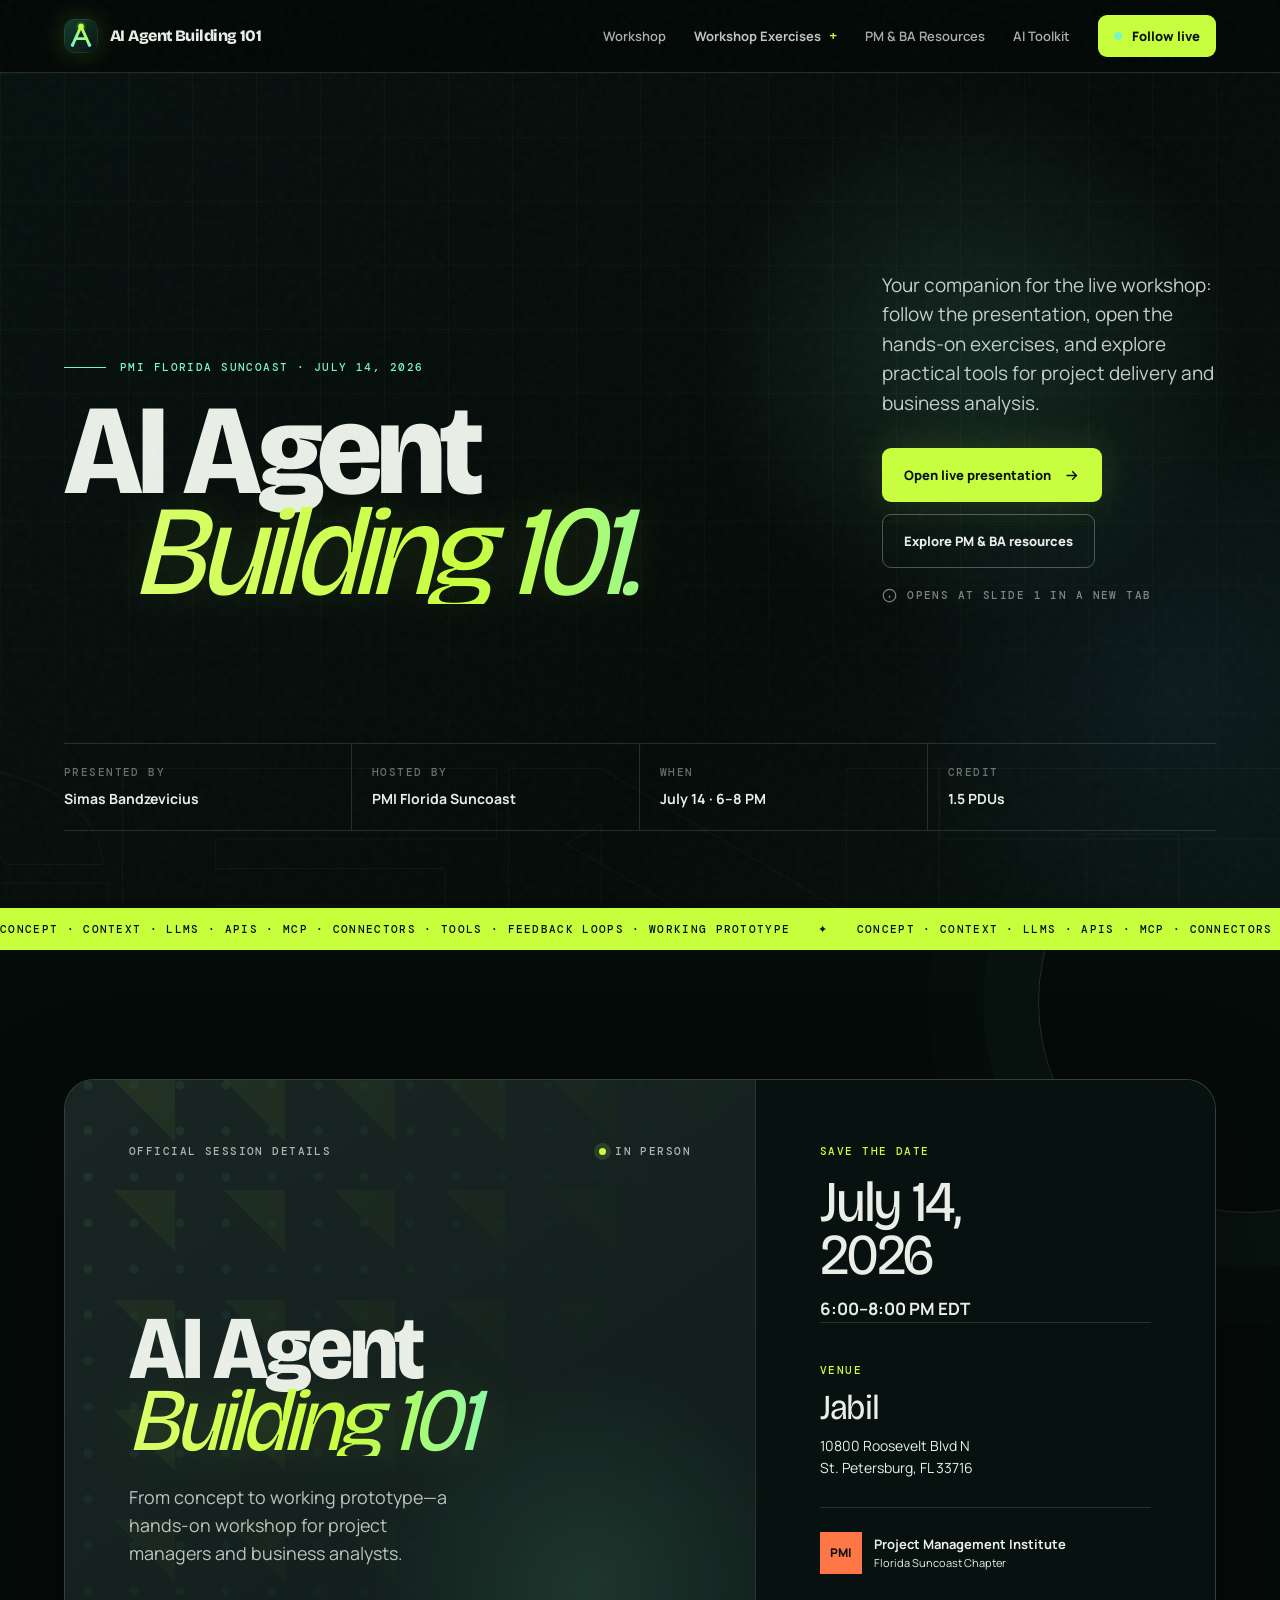
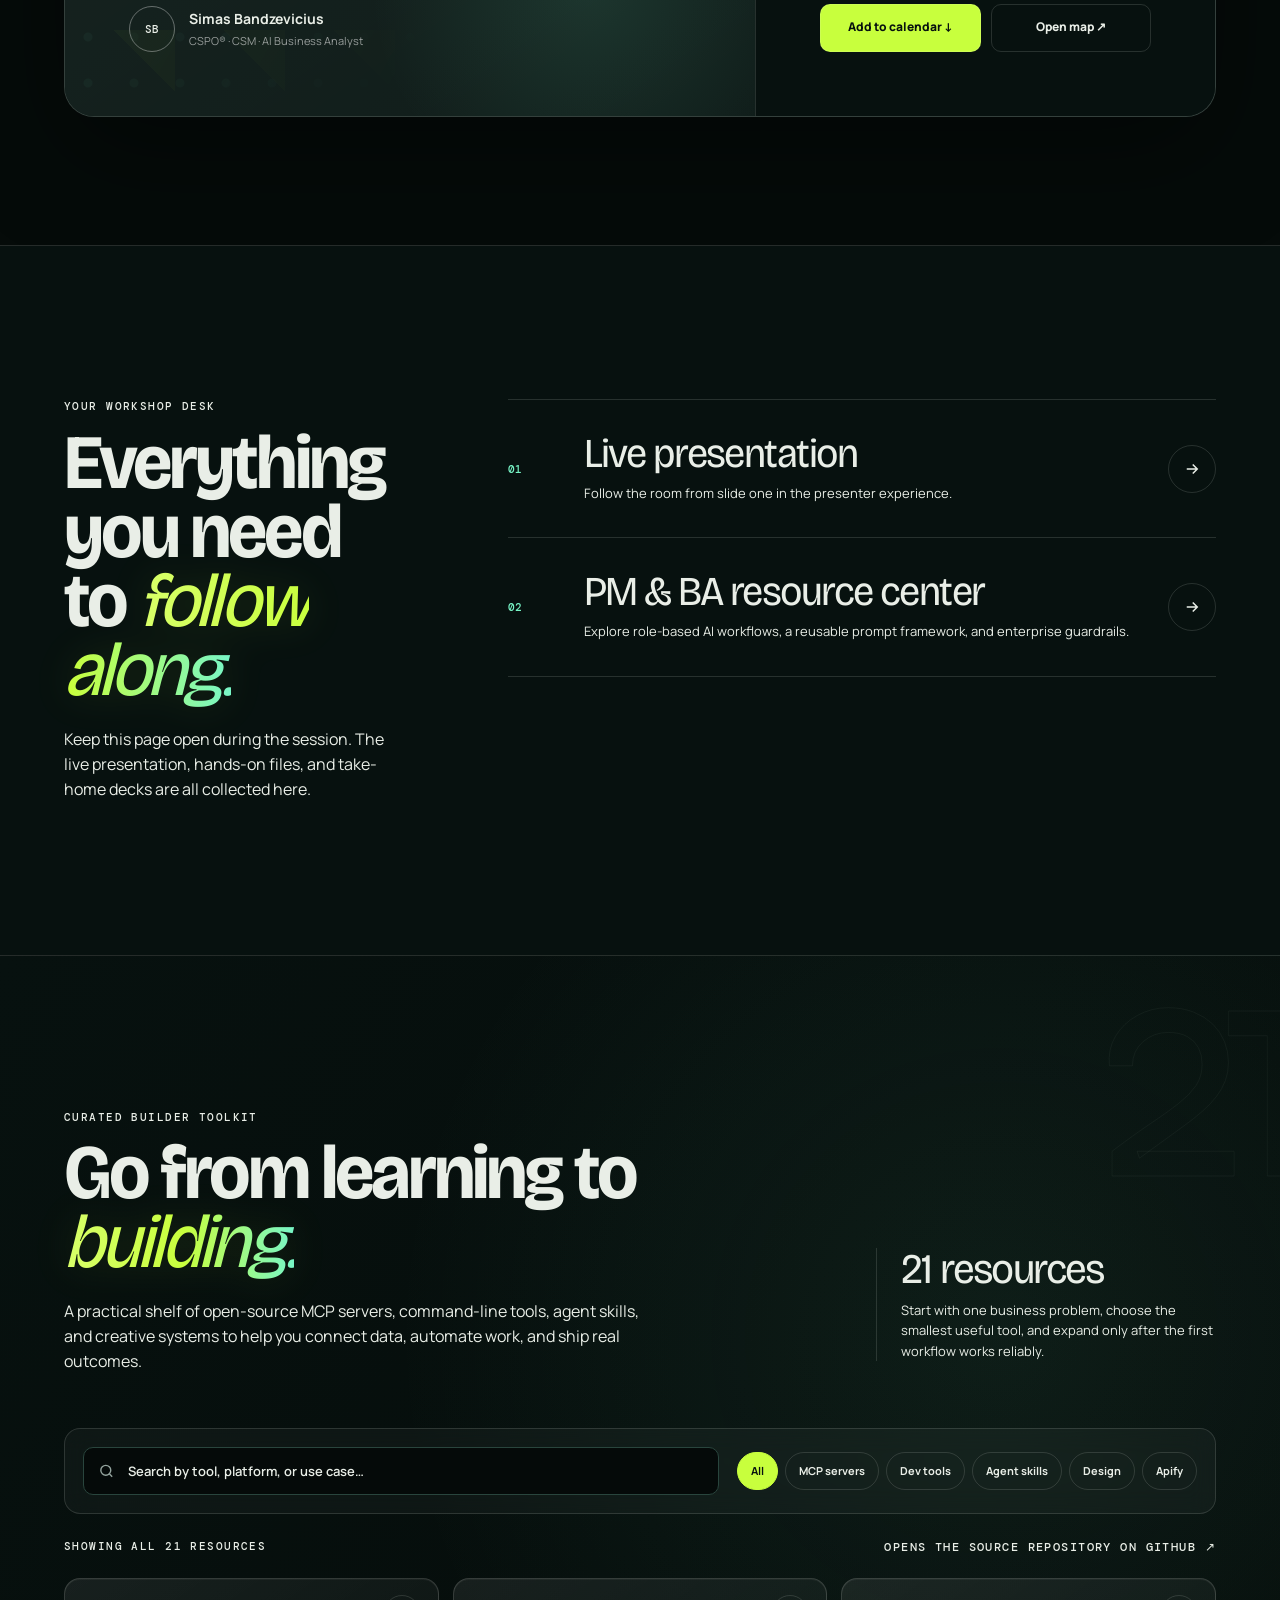
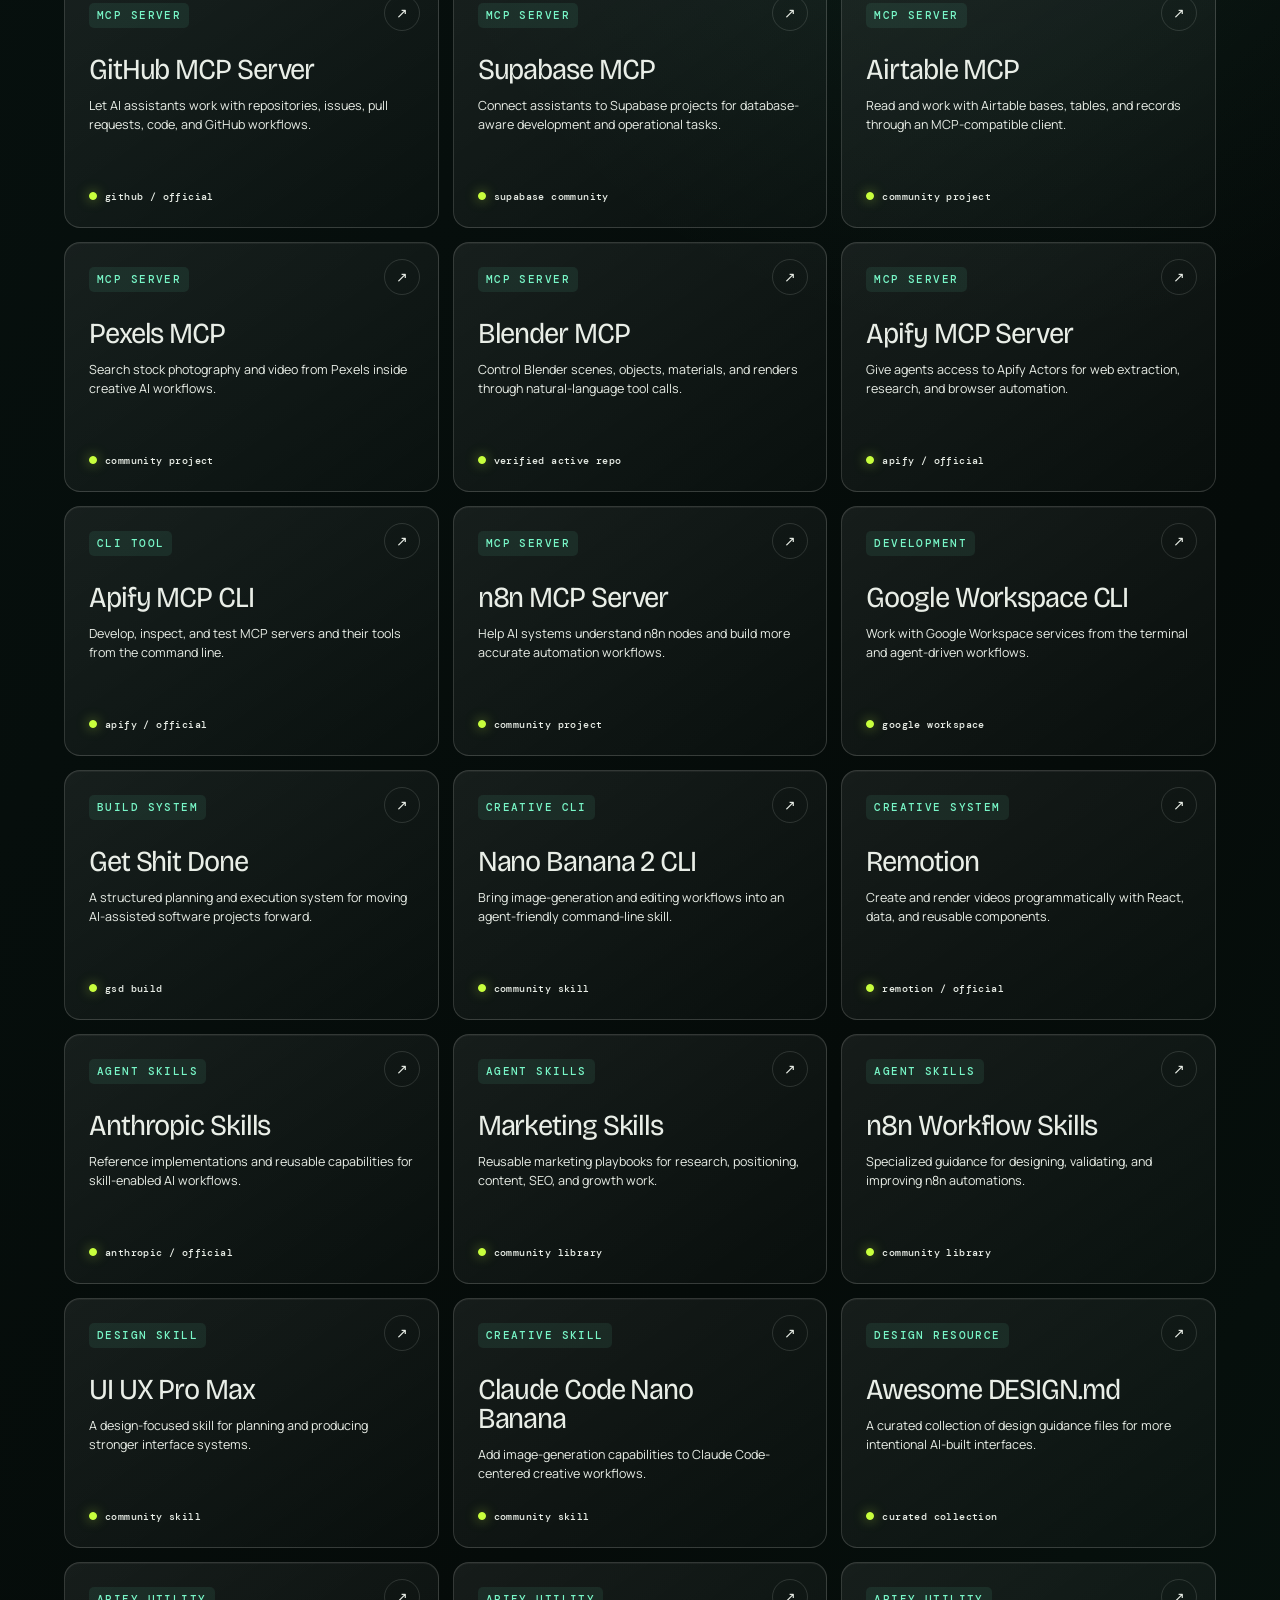
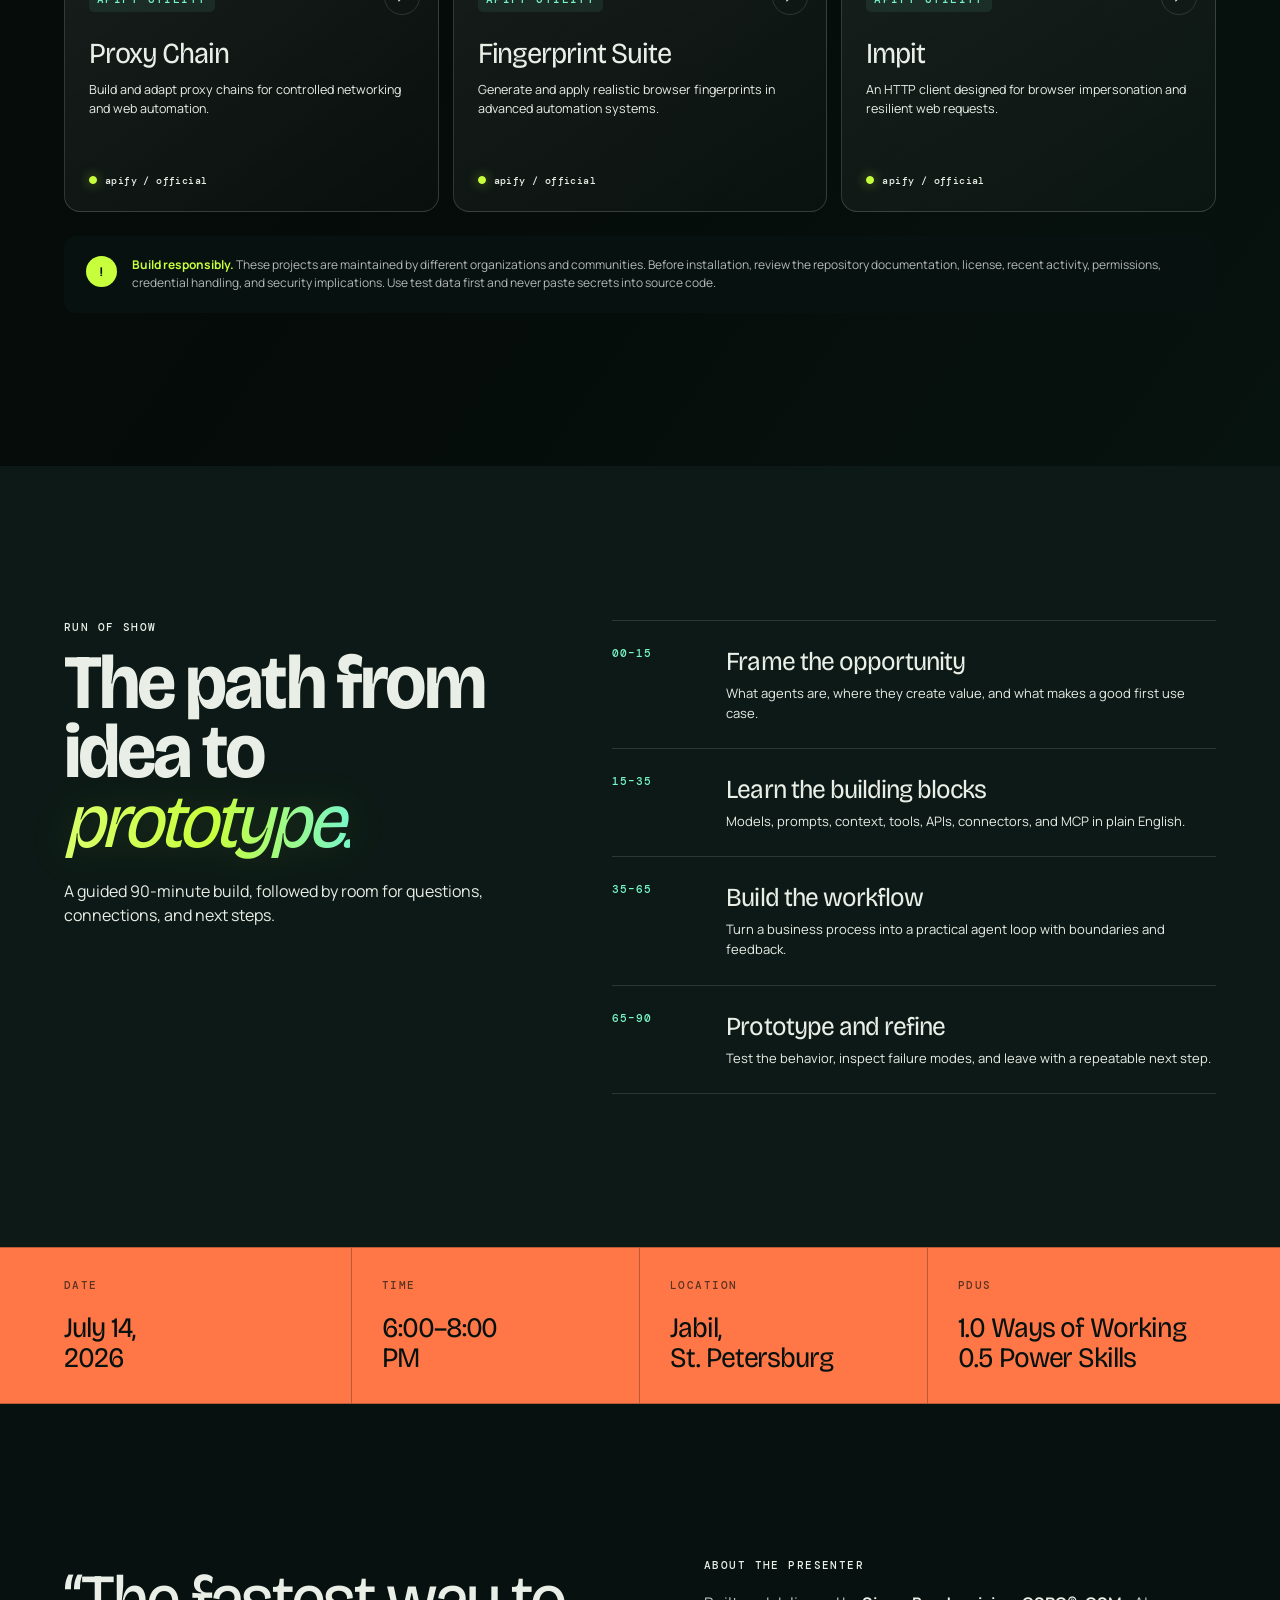
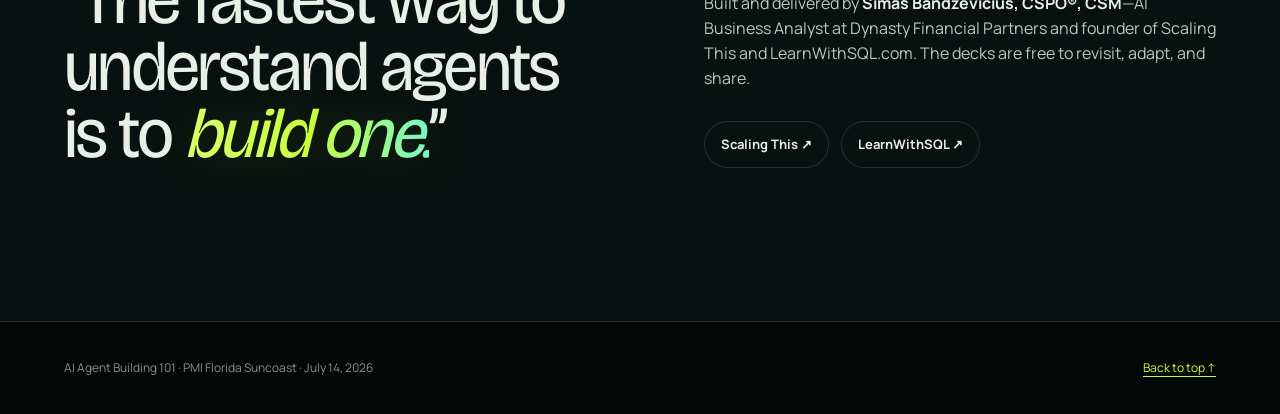
<file: index.html>
<!doctype html>
<html lang="en">
<head>
  <meta charset="utf-8">
  <meta name="viewport" content="width=device-width, initial-scale=1, viewport-fit=cover">
  <meta name="theme-color" content="#07110f">
  <meta name="description" content="Follow the AI Agent Building 101 workshop, open the hands-on exercises, and download both presentation decks.">
  <meta property="og:title" content="AI Agent Building 101 — Workshop Field Guide">
  <meta property="og:description" content="Live presentation, hands-on exercises, and downloadable workshop resources for PMI Florida Suncoast.">
  <meta property="og:type" content="website">
  <meta property="og:url" content="https://aiagentindex.vercel.app/">
  <link rel="canonical" href="https://aiagentindex.vercel.app/">
  <link rel="icon" href="assets/logo.svg" type="image/svg+xml">
  <link rel="icon" href="assets/favicon-32.png" sizes="32x32" type="image/png">
  <link rel="icon" href="assets/favicon-16.png" sizes="16x16" type="image/png">
  <link rel="apple-touch-icon" href="assets/apple-touch-icon.png">
  <meta property="og:image" content="https://aiagentindex.vercel.app/assets/logo-512.png">
  <title>AI Agent Building 101 — Workshop Field Guide</title>
  <script>document.documentElement.classList.add('js');</script>
  <link rel="preconnect" href="https://fonts.googleapis.com">
  <link rel="preconnect" href="https://fonts.gstatic.com" crossorigin>
  <link href="https://fonts.googleapis.com/css2?family=Bricolage+Grotesque:opsz,wdth,wght@12..96,75..100,500..800&family=DM+Mono:wght@400;500&family=Manrope:wght@400;500;600;700;800&family=Syne:wght@600;700;800&display=swap" rel="stylesheet">
  <style>
    :root {
      --paper: #f3f0e6;
      --paper-2: #eae6d9;
      --ink: #10251c;
      --ink-soft: #43564d;
      --forest: #123d2c;
      --green: #167a50;
      --acid: #c7f65b;
      --orange: #f36b35;
      --white: #fffdf7;
      --line: rgba(16, 37, 28, .17);
      --line-light: rgba(255, 255, 255, .16);
      --shadow: 0 28px 80px rgba(16, 37, 28, .13);
      --radius: 22px;
      --gutter: clamp(20px, 5vw, 76px);
      --max: 1240px;
    }

    * { box-sizing: border-box; }
    html { scroll-behavior: smooth; scroll-padding-top: 100px; }
    body {
      margin: 0;
      color: var(--ink);
      background: var(--paper);
      font-family: Manrope, sans-serif;
      line-height: 1.55;
      -webkit-font-smoothing: antialiased;
      overflow-x: hidden;
    }
    body::before {
      content: "";
      position: fixed;
      inset: 0;
      pointer-events: none;
      opacity: .055;
      z-index: 20;
      background-image: url("data:image/svg+xml,%3Csvg viewBox='0 0 160 160' xmlns='http://www.w3.org/2000/svg'%3E%3Cfilter id='n'%3E%3CfeTurbulence type='fractalNoise' baseFrequency='.78' numOctaves='4' stitchTiles='stitch'/%3E%3C/filter%3E%3Crect width='100%25' height='100%25' filter='url(%23n)' opacity='.65'/%3E%3C/svg%3E");
      mix-blend-mode: multiply;
    }
    a { color: inherit; }
    button, a { -webkit-tap-highlight-color: transparent; }
    :focus-visible { outline: 3px solid var(--orange); outline-offset: 4px; }
    ::selection { background: var(--acid); color: var(--ink); }

    .skip-link {
      position: fixed;
      left: 18px;
      top: -80px;
      z-index: 100;
      padding: 12px 16px;
      color: var(--white);
      background: var(--ink);
      border-radius: 8px;
      font-weight: 700;
      transition: top .2s;
    }
    .skip-link:focus { top: 18px; }
    .sr-only { position: absolute; width: 1px; height: 1px; padding: 0; margin: -1px; overflow: hidden; clip: rect(0,0,0,0); white-space: nowrap; border: 0; }

    .shell { width: min(calc(100% - (2 * var(--gutter))), var(--max)); margin-inline: auto; }
    .label {
      font: 500 11px/1.4 "DM Mono", monospace;
      letter-spacing: .13em;
      text-transform: uppercase;
    }
    .section-title {
      margin: 14px 0 0;
      max-width: 760px;
      font: 400 clamp(44px, 6vw, 80px)/.91 "Instrument Serif", serif;
      letter-spacing: -.035em;
    }
    .section-title em { color: var(--green); font-weight: 400; }
    .section-intro { max-width: 580px; margin: 22px 0 0; color: var(--ink-soft); font-size: 16px; }

    .topbar {
      position: sticky;
      top: 0;
      z-index: 15;
      min-height: 72px;
      border-bottom: 1px solid var(--line-light);
      background: rgba(16, 37, 28, .92);
      color: var(--white);
      backdrop-filter: blur(16px);
    }
    .topbar-inner { min-height: 72px; display: flex; align-items: center; justify-content: space-between; gap: 28px; }
    .brand { display: flex; align-items: center; gap: 12px; text-decoration: none; font-weight: 800; letter-spacing: -.035em; }
    .brand-mark {
      display: grid;
      place-items: center;
      width: 34px;
      height: 34px;
      overflow: hidden;
      border-radius: 10px;
      flex: none;
    }
    .brand-mark img { width: 100%; height: 100%; display: block; }
    .nav { display: flex; align-items: center; gap: 28px; }
    .nav a { color: rgba(255,255,255,.68); text-decoration: none; font-size: 13px; font-weight: 600; transition: color .2s; }
    .nav a:hover { color: var(--white); }
    .nav-dropdown { position: relative; }
    .nav-dropdown summary {
      display: flex;
      min-height: 42px;
      align-items: center;
      gap: 8px;
      color: rgba(255,255,255,.76);
      font-size: 13px;
      font-weight: 700;
      cursor: pointer;
      list-style: none;
      transition: color .2s;
    }
    .nav-dropdown summary::-webkit-details-marker { display: none; }
    .nav-dropdown summary::after {
      content: "+";
      color: var(--acid);
      font: 500 14px "DM Mono", monospace;
      transition: transform .2s ease;
    }
    .nav-dropdown[open] summary { color: var(--white); }
    .nav-dropdown[open] summary::after { transform: rotate(45deg); }
    .nav-menu {
      position: absolute;
      top: calc(100% + 10px);
      left: 50%;
      width: 330px;
      padding: 8px;
      border: 1px solid rgba(255,255,255,.16);
      border-radius: 16px;
      background: rgba(5,10,9,.98);
      box-shadow: 0 28px 80px rgba(0,0,0,.5);
      backdrop-filter: blur(20px);
      transform: translateX(-50%);
    }
    .nav-menu a {
      display: grid;
      grid-template-columns: 40px 1fr 16px;
      gap: 12px;
      align-items: center;
      padding: 14px;
      border-radius: 11px;
      color: var(--white);
    }
    .nav-menu a + a { border-top: 1px solid rgba(255,255,255,.09); }
    .nav-menu a:hover { color: var(--ink); background: var(--acid); }
    .nav-menu-number {
      display: grid;
      width: 40px;
      height: 40px;
      place-items: center;
      color: var(--ink);
      border-radius: 10px;
      background: var(--acid);
      font: 500 11px "DM Mono", monospace;
    }
    .nav-menu a:hover .nav-menu-number { background: rgba(7,17,15,.12); }
    .nav-menu strong { display: block; font-size: 13px; line-height: 1.3; }
    .nav-menu small { display: block; margin-top: 4px; color: var(--muted); font-size: 10px; font-weight: 500; line-height: 1.45; }
    .nav-menu a:hover small { color: rgba(7,17,15,.68); }
    .nav-menu-arrow { color: var(--acid); font-size: 16px; }
    .nav-menu a:hover .nav-menu-arrow { color: var(--ink); transform: translateX(2px); }
    .live-link {
      display: inline-flex;
      min-height: 42px;
      align-items: center;
      gap: 10px;
      padding: 0 16px;
      color: var(--ink) !important;
      background: var(--acid);
      border-radius: 999px;
      font-weight: 800 !important;
    }
    .pulse { width: 8px; height: 8px; border-radius: 50%; background: var(--green); box-shadow: 0 0 0 0 rgba(22,122,80,.5); animation: pulse 2s infinite; }
    @keyframes pulse { 70% { box-shadow: 0 0 0 8px rgba(22,122,80,0); } 100% { box-shadow: 0 0 0 0 rgba(22,122,80,0); } }

    .hero {
      position: relative;
      min-height: min(850px, calc(100vh - 72px));
      color: var(--white);
      background: var(--forest);
      overflow: hidden;
      isolation: isolate;
    }
    .hero::before {
      content: "";
      position: absolute;
      z-index: -2;
      inset: 0;
      background:
        radial-gradient(circle at 82% 22%, rgba(199,246,91,.16), transparent 27%),
        linear-gradient(rgba(255,255,255,.055) 1px, transparent 1px),
        linear-gradient(90deg, rgba(255,255,255,.055) 1px, transparent 1px);
      background-size: auto, 64px 64px, 64px 64px;
      mask-image: linear-gradient(to bottom, #000 55%, transparent 100%);
    }
    .hero::after {
      content: "AGENT";
      position: absolute;
      z-index: -1;
      right: -1.5vw;
      bottom: -10vw;
      color: rgba(255,255,255,.025);
      font: 800 29vw/.8 Manrope, sans-serif;
      letter-spacing: -.1em;
    }
    .hero-inner { display: grid; grid-template-columns: minmax(0, 1.2fr) minmax(290px, .55fr); gap: 7vw; align-items: end; padding-block: clamp(84px, 12vh, 150px) 76px; }
    .hero-kicker { display: flex; align-items: center; gap: 14px; color: var(--acid); }
    .hero-kicker::before { content: ""; width: 42px; height: 1px; background: currentColor; }
    h1 {
      margin: 26px 0 0;
      max-width: 10ch;
      font: 400 clamp(66px, 10vw, 148px)/.77 "Instrument Serif", serif;
      letter-spacing: -.055em;
    }
    h1 em { display: block; margin-left: .55em; color: var(--acid); font-weight: 400; }
    .hero-copy { align-self: center; padding-top: 90px; }
    .hero-copy p { margin: 0; color: rgba(255,255,255,.72); font-size: clamp(16px, 1.5vw, 19px); }
    .hero-actions { display: flex; flex-wrap: wrap; gap: 12px; margin-top: 30px; }
    .button {
      display: inline-flex;
      min-height: 54px;
      align-items: center;
      justify-content: center;
      gap: 12px;
      padding: 0 21px;
      border: 1px solid transparent;
      border-radius: 11px;
      text-decoration: none;
      font-size: 13px;
      font-weight: 800;
      transition: transform .25s, background .25s, color .25s, border-color .25s;
    }
    .button:hover { transform: translateY(-3px); }
    .button-primary { background: var(--acid); color: var(--ink); }
    .button-ghost { border-color: rgba(255,255,255,.28); color: var(--white); }
    .button-ghost:hover { background: var(--white); color: var(--ink); }
    .button svg { width: 17px; height: 17px; flex: 0 0 auto; }
    .hero-note { display: flex; align-items: center; gap: 10px; margin-top: 20px; color: rgba(255,255,255,.48); }
    .hero-note svg { width: 15px; }
    .hero-meta { grid-column: 1 / -1; display: grid; grid-template-columns: repeat(4, 1fr); margin-top: 50px; border-top: 1px solid var(--line-light); border-bottom: 1px solid var(--line-light); }
    .meta-item { padding: 21px 20px; border-right: 1px solid var(--line-light); }
    .meta-item:first-child { padding-left: 0; }
    .meta-item:last-child { border-right: 0; }
    .meta-item .label { color: rgba(255,255,255,.4); }
    .meta-value { margin-top: 7px; font-size: 14px; font-weight: 700; }

    .marquee { overflow: hidden; color: var(--ink); background: var(--acid); border-block: 1px solid var(--ink); }
    .marquee-track { display: flex; width: max-content; padding: 14px 0; animation: marquee 28s linear infinite; }
    .marquee span { display: flex; align-items: center; gap: 28px; padding-right: 28px; white-space: nowrap; font: 500 11px "DM Mono", monospace; letter-spacing: .12em; text-transform: uppercase; }
    .marquee span::after { content: "✦"; }
    @keyframes marquee { to { transform: translateX(-50%); } }

    .event-feature {
      position: relative;
      padding-block: clamp(70px, 10vw, 130px);
      overflow: hidden;
      background: var(--paper);
    }
    .event-feature::before {
      content: "";
      position: absolute;
      width: 420px;
      height: 420px;
      right: -180px;
      top: -160px;
      border: 1px solid var(--line);
      border-radius: 50%;
      box-shadow: 0 0 0 55px rgba(16,37,28,.025), 0 0 0 110px rgba(16,37,28,.02);
    }
    .event-panel {
      position: relative;
      display: grid;
      grid-template-columns: 1.2fr .8fr;
      min-height: 590px;
      color: var(--white);
      background: #453f94;
      border: 1px solid rgba(16,37,28,.28);
      border-radius: 30px;
      box-shadow: var(--shadow);
      overflow: hidden;
    }
    .event-main {
      position: relative;
      z-index: 1;
      display: flex;
      flex-direction: column;
      justify-content: space-between;
      padding: clamp(34px, 5vw, 68px);
      overflow: hidden;
      background:
        linear-gradient(135deg, rgba(255,255,255,.12), transparent 45%),
        radial-gradient(circle at 76% 80%, rgba(200,190,255,.25), transparent 30%),
        #5149a3;
    }
    .event-main::before {
      content: "";
      position: absolute;
      inset: 0;
      z-index: -1;
      opacity: .2;
      background:
        linear-gradient(45deg, transparent 72%, rgba(255,255,255,.5) 72%) 0 0 / 110px 110px,
        radial-gradient(circle, rgba(255,255,255,.55) 5px, transparent 6px) 46px 28px / 46px 46px;
      mask-image: linear-gradient(120deg, #000, transparent 68%);
    }
    .event-overline { display: flex; align-items: center; justify-content: space-between; gap: 20px; color: rgba(255,255,255,.66); }
    .event-overline span:last-child { display: inline-flex; align-items: center; gap: 9px; }
    .event-overline span:last-child::before { content: ""; width: 7px; height: 7px; border-radius: 50%; background: var(--acid); box-shadow: 0 0 0 5px rgba(199,246,91,.13); }
    .event-lockup h2 { margin: 0; max-width: 8ch; font: 400 clamp(58px, 7vw, 104px)/.8 "Instrument Serif", serif; letter-spacing: -.05em; }
    .event-lockup h2 em { display: block; margin-left: .55em; color: #d5ceff; font-weight: 400; }
    .event-subtitle { max-width: 30ch; margin: 28px 0 0; color: rgba(255,255,255,.72); font-size: clamp(16px,1.4vw,19px); }
    .presenter-line { display: flex; align-items: center; gap: 14px; margin-top: 38px; }
    .presenter-monogram { display: grid; width: 46px; height: 46px; place-items: center; border: 1px solid rgba(255,255,255,.35); border-radius: 50%; font: 500 11px "DM Mono", monospace; }
    .presenter-line strong, .presenter-line small { display: block; }
    .presenter-line strong { font-size: 14px; }
    .presenter-line small { margin-top: 2px; color: rgba(255,255,255,.56); font-size: 11px; }
    .event-details {
      display: flex;
      flex-direction: column;
      padding: clamp(34px, 5vw, 64px);
      color: var(--ink);
      background: var(--white);
    }
    .event-details .label { color: #5149a3; }
    .event-date { margin: 16px 0 0; font: 400 clamp(42px, 4.5vw, 67px)/.92 "Instrument Serif", serif; letter-spacing: -.035em; }
    .event-time { margin-top: 14px; color: var(--ink-soft); font-size: 17px; font-weight: 700; }
    .venue-block { margin-top: auto; padding-top: 40px; border-top: 1px solid var(--line); }
    .venue-name { margin: 12px 0 0; font: 400 35px/1 "Instrument Serif", serif; }
    .venue-address { margin: 10px 0 0; color: var(--ink-soft); font-size: 14px; }
    .host-lockup { display: flex; align-items: center; gap: 12px; margin-top: 28px; padding-top: 24px; border-top: 1px solid var(--line); }
    .host-mark { display: grid; width: 42px; height: 42px; place-items: center; color: var(--white); background: var(--orange); font: 800 12px Manrope, sans-serif; }
    .host-lockup strong, .host-lockup small { display: block; }
    .host-lockup strong { font-size: 13px; }
    .host-lockup small { color: var(--ink-soft); font-size: 11px; }
    .event-actions { display: grid; grid-template-columns: 1fr 1fr; gap: 10px; margin-top: 30px; }
    .event-actions a { display: inline-flex; min-height: 48px; align-items: center; justify-content: center; gap: 9px; padding: 0 12px; border: 1px solid var(--line); border-radius: 10px; text-decoration: none; font-size: 12px; font-weight: 800; transition: color .2s, background .2s, transform .2s; }
    .event-actions a:first-child { color: var(--white); background: var(--ink); }
    .event-actions a:hover { transform: translateY(-2px); color: var(--white); background: var(--green); }

    section.content { padding-block: clamp(90px, 12vw, 160px); }
    .resource-layout { display: grid; grid-template-columns: .65fr 1.35fr; gap: clamp(45px, 8vw, 130px); align-items: start; }
    .sticky-head { position: sticky; top: 120px; }
    .resource-list { counter-reset: resource; border-top: 1px solid var(--line); }
    .resource-card {
      counter-increment: resource;
      display: grid;
      grid-template-columns: 54px 1fr auto;
      gap: 22px;
      align-items: center;
      padding: 34px 0;
      border-bottom: 1px solid var(--line);
      text-decoration: none;
      transition: padding .3s, color .3s;
    }
    .resource-card::before { content: "0" counter(resource); color: var(--green); font: 500 11px "DM Mono", monospace; }
    .resource-card:hover { padding-left: 12px; color: var(--green); }
    .resource-card h3 { margin: 0; font: 400 clamp(30px, 3.2vw, 48px)/1 "Instrument Serif", serif; letter-spacing: -.025em; }
    .resource-card p { margin: 8px 0 0; color: var(--ink-soft); font-size: 13px; }
    .resource-icon { display: grid; width: 48px; height: 48px; place-items: center; border: 1px solid var(--line); border-radius: 50%; transition: background .25s, color .25s, transform .25s; }
    .resource-card:hover .resource-icon { color: var(--paper); background: var(--green); transform: rotate(-8deg); }
    .resource-icon svg { width: 18px; height: 18px; }

    .toolkit-section { position: relative; padding-block: clamp(90px, 12vw, 160px); background: var(--paper-2); border-top: 1px solid var(--line); overflow: hidden; }
    .toolkit-section::before { content: "21"; position: absolute; right: -20px; top: -85px; color: rgba(16,37,28,.035); font: 400 330px "Instrument Serif", serif; letter-spacing: -.08em; }
    .toolkit-head { position: relative; display: grid; grid-template-columns: 1fr .75fr; gap: 8vw; align-items: end; }
    .toolkit-stat { justify-self: end; max-width: 340px; padding-left: 24px; border-left: 1px solid var(--line); color: var(--ink-soft); font-size: 13px; }
    .toolkit-stat strong { display: block; margin-bottom: 10px; color: var(--ink); font: 400 42px/1 "Instrument Serif", serif; }
    .tool-controls { position: relative; display: grid; grid-template-columns: 1fr auto; gap: 18px; align-items: center; margin-top: 54px; padding: 18px; background: rgba(255,255,255,.58); border: 1px solid var(--line); border-radius: 16px; backdrop-filter: blur(12px); }
    .tool-search { position: relative; }
    .tool-search svg { position: absolute; left: 15px; top: 50%; width: 17px; transform: translateY(-50%); color: var(--ink-soft); pointer-events: none; }
    .tool-search input { width: 100%; min-height: 48px; padding: 0 16px 0 44px; color: var(--ink); background: var(--white); border: 1px solid var(--line); border-radius: 10px; font: 600 13px Manrope, sans-serif; }
    .tool-search input::placeholder { color: #7d8a84; }
    .tool-filters { display: flex; flex-wrap: wrap; gap: 7px; }
    .filter-button { min-height: 38px; padding: 0 13px; color: var(--ink-soft); background: transparent; border: 1px solid var(--line); border-radius: 999px; font: 700 11px Manrope, sans-serif; cursor: pointer; transition: color .2s, background .2s, border-color .2s; }
    .filter-button:hover, .filter-button.active { color: var(--white); background: var(--ink); border-color: var(--ink); }
    .tool-results { display: flex; align-items: center; justify-content: space-between; gap: 20px; margin-top: 25px; color: var(--ink-soft); }
    .tool-results span:last-child { font-size: 12px; }
    .tool-grid { display: grid; grid-template-columns: repeat(3, 1fr); gap: 14px; margin-top: 22px; }
    .tool-card { position: relative; min-height: 250px; display: flex; flex-direction: column; padding: 24px; color: var(--ink); background: rgba(255,255,255,.72); border: 1px solid var(--line); border-radius: 16px; text-decoration: none; overflow: hidden; transition: transform .28s, background .28s, border-color .28s, box-shadow .28s; }
    .tool-card::after { content: "↗"; position: absolute; right: 18px; top: 16px; display: grid; width: 34px; height: 34px; place-items: center; border: 1px solid var(--line); border-radius: 50%; font-size: 14px; transition: color .2s, background .2s, transform .2s; }
    .tool-card:hover { transform: translateY(-5px); background: var(--white); border-color: rgba(22,122,80,.5); box-shadow: 0 22px 45px rgba(16,37,28,.09); }
    .tool-card:hover::after { color: var(--white); background: var(--green); transform: rotate(8deg); }
    .tool-card[hidden] { display: none; }
    .tool-type { align-self: flex-start; padding: 5px 8px; color: var(--green); background: rgba(22,122,80,.08); border-radius: 5px; }
    .tool-card h3 { max-width: calc(100% - 38px); margin: 27px 0 0; font: 400 29px/1 "Instrument Serif", serif; letter-spacing: -.02em; }
    .tool-card p { margin: 12px 0 0; color: var(--ink-soft); font-size: 12.5px; }
    .tool-meta { display: flex; align-items: center; gap: 8px; margin-top: auto; padding-top: 25px; color: #718078; font: 500 10px "DM Mono", monospace; letter-spacing: .04em; }
    .tool-meta::before { content: ""; width: 6px; height: 6px; border-radius: 50%; background: var(--acid); border: 1px solid var(--ink); }
    .tool-empty { display: none; margin-top: 22px; padding: 44px; text-align: center; color: var(--ink-soft); border: 1px dashed var(--line); border-radius: 16px; }
    .tool-empty.visible { display: block; }
    .toolkit-note { display: grid; grid-template-columns: auto 1fr; gap: 15px; margin-top: 24px; padding: 20px 22px; color: rgba(255,255,255,.7); background: var(--ink); border-radius: 12px; font-size: 12px; }
    .toolkit-note strong { color: var(--acid); }
    .note-icon { display: grid; width: 31px; height: 31px; place-items: center; color: var(--ink); background: var(--acid); border-radius: 50%; font: 800 12px Manrope; }

    .decks-section { position: relative; color: var(--white); background: var(--ink); overflow: hidden; }
    .decks-section::before { content: ""; position: absolute; inset: 0; opacity: .2; background: radial-gradient(circle at 0 100%, var(--green), transparent 38%); }
    .decks-section .shell { position: relative; }
    .decks-section .section-title em { color: var(--acid); }
    .decks-section .section-intro { color: rgba(255,255,255,.58); }
    .deck-grid { display: grid; grid-template-columns: 1fr 1fr; gap: 22px; margin-top: 60px; }
    .deck-card { position: relative; min-height: 480px; padding: clamp(28px, 4vw, 50px); border: 1px solid var(--line-light); border-radius: var(--radius); overflow: hidden; display: flex; flex-direction: column; background: rgba(255,255,255,.035); transition: transform .35s, background .35s; }
    .deck-card:hover { transform: translateY(-7px); background: rgba(255,255,255,.065); }
    .deck-card::after { content: attr(data-number); position: absolute; right: -12px; top: -40px; color: rgba(255,255,255,.035); font: 400 220px "Instrument Serif", serif; }
    .deck-top { position: relative; z-index: 1; display: flex; justify-content: space-between; align-items: center; }
    .deck-tag { padding: 7px 11px; border: 1px solid var(--line-light); border-radius: 999px; color: var(--acid); }
    .deck-card h3 { position: relative; z-index: 1; margin: 90px 0 0; max-width: 8ch; font: 400 clamp(44px, 5vw, 70px)/.9 "Instrument Serif", serif; letter-spacing: -.035em; }
    .deck-card p { position: relative; z-index: 1; max-width: 48ch; margin: 20px 0 0; color: rgba(255,255,255,.58); font-size: 14px; }
    .deck-bottom { position: relative; z-index: 1; display: flex; align-items: end; justify-content: space-between; gap: 20px; margin-top: auto; padding-top: 40px; }
    .deck-spec { display: flex; gap: 22px; }
    .deck-spec span { display: block; }
    .deck-spec b { margin-top: 5px; font-size: 14px; }
    .download { display: grid; width: 54px; height: 54px; place-items: center; color: var(--ink); background: var(--acid); border-radius: 50%; transition: transform .25s; }
    .download:hover { transform: rotate(-8deg) scale(1.08); }
    .download svg { width: 19px; }

    .agenda-grid { display: grid; grid-template-columns: .85fr 1.15fr; gap: clamp(50px, 8vw, 120px); align-items: start; }
    .agenda { margin: 0; padding: 0; list-style: none; border-top: 1px solid var(--line); }
    .agenda li { display: grid; grid-template-columns: 90px 1fr; gap: 24px; padding: 25px 0; border-bottom: 1px solid var(--line); }
    .agenda time { color: var(--green); font: 500 11px "DM Mono", monospace; letter-spacing: .08em; }
    .agenda h3 { margin: 0; font: 400 26px "Instrument Serif", serif; }
    .agenda p { margin: 6px 0 0; color: var(--ink-soft); font-size: 13px; }

    .event-strip { background: var(--orange); border-block: 1px solid var(--ink); }
    .event-grid { display: grid; grid-template-columns: repeat(4, 1fr); }
    .event-item { min-height: 155px; padding: 30px; border-right: 1px solid rgba(16,37,28,.3); display: flex; flex-direction: column; justify-content: space-between; }
    .event-item:first-child { padding-left: 0; }
    .event-item:last-child { border-right: 0; }
    .event-item .label { opacity: .66; }
    .event-value { font: 400 clamp(22px, 2.2vw, 32px)/1.05 "Instrument Serif", serif; }

    .about { padding-block: clamp(90px, 12vw, 160px); color: var(--white); background: var(--forest); }
    .about-grid { display: grid; grid-template-columns: 1fr 1fr; gap: 10vw; align-items: end; }
    .about-quote { margin: 0; font: 400 clamp(40px, 5.5vw, 76px)/.95 "Instrument Serif", serif; letter-spacing: -.035em; }
    .about-quote em { color: var(--acid); }
    .about-copy p { margin: 0; color: rgba(255,255,255,.62); }
    .follow-links { display: flex; flex-wrap: wrap; gap: 12px; margin-top: 30px; }
    .follow-links a { display: inline-flex; min-height: 47px; align-items: center; padding: 0 16px; border: 1px solid var(--line-light); border-radius: 999px; text-decoration: none; font-size: 13px; font-weight: 700; transition: background .2s, color .2s; }
    .follow-links a:hover { color: var(--ink); background: var(--white); }

    footer { color: rgba(255,255,255,.55); background: var(--forest); border-top: 1px solid var(--line-light); }
    .footer-inner { display: flex; min-height: 92px; align-items: center; justify-content: space-between; gap: 24px; font-size: 12px; }
    .footer-inner a { color: var(--acid); text-underline-offset: 4px; }

    .reveal { opacity: 1; transform: none; }
    .js .reveal { opacity: 0; transform: translateY(26px); transition: opacity .7s ease, transform .7s cubic-bezier(.2,.8,.2,1); }
    .js .reveal.visible { opacity: 1; transform: none; }

    /* Presentation brand system — mirrors the live HTML deck */
    :root {
      --paper: #e9eee7;
      --paper-2: #0c1916;
      --ink: #07110f;
      --ink-soft: #93a39d;
      --forest: #07110f;
      --green: #78f6c7;
      --acid: #c8ff3d;
      --orange: #ff7747;
      --blue: #5aa7ff;
      --white: #e9eee7;
      --line: rgba(233,238,231,.14);
      --line-light: rgba(233,238,231,.14);
      --shadow: 0 32px 90px rgba(0,0,0,.32);
    }
    body { color: var(--paper); background: #07110f; }
    body::before { opacity: .045; mix-blend-mode: normal; }
    .section-title,
    h1,
    .resource-card h3,
    .event-lockup h2,
    .event-date,
    .venue-name,
    .toolkit-stat strong,
    .tool-card h3,
    .deck-card h3,
    .agenda h3,
    .event-value,
    .about-quote {
      font-family: "Bricolage Grotesque", Syne, sans-serif;
      font-stretch: 95%;
      letter-spacing: -.038em;
    }
    .section-title { font-weight: 700; line-height: .9; }
    .section-title em,
    h1 em,
    .event-lockup h2 em,
    .about-quote em {
      color: transparent;
      background: linear-gradient(90deg, #d8ff6a, var(--acid) 52%, var(--green));
      background-clip: text;
      -webkit-background-clip: text;
      filter: drop-shadow(0 0 20px rgba(200,255,61,.12));
    }
    .topbar { background: rgba(3,8,6,.9); border-color: var(--line); }
    .brand { font-family: "Bricolage Grotesque", sans-serif; }
    .brand-mark { border-radius: 10px; box-shadow: 0 0 28px rgba(200,255,61,.18); }
    .live-link { border-radius: 9px; }
    .hero {
      background:
        radial-gradient(circle at 76% 34%, rgba(120,246,199,.12), transparent 24%),
        radial-gradient(circle at 92% 74%, rgba(90,167,255,.07), transparent 22%),
        linear-gradient(125deg,#07110f 0%,#050b09 62%,#07130f 100%);
    }
    .hero::before {
      background-image: linear-gradient(rgba(200,255,61,.03) 1px, transparent 1px), linear-gradient(90deg,rgba(200,255,61,.03) 1px,transparent 1px);
      background-size: 64px 64px;
    }
    .hero::after { color: transparent; -webkit-text-stroke: 1px rgba(233,238,231,.045); font-family: Syne, sans-serif; }
    h1 { font-family: "Bricolage Grotesque", Syne, sans-serif; font-weight: 800; line-height: .79; }
    .hero-kicker { color: var(--green); }
    .hero-copy p { color: #c5cfca; }
    .button { border-radius: 9px; }
    .button-primary { box-shadow: 0 0 38px rgba(200,255,61,.14); }
    .marquee { background: var(--acid); }

    .event-feature {
      color: var(--paper);
      background: #050b09;
      border-bottom: 1px solid var(--line);
    }
    .event-feature::before { border-color: var(--line); box-shadow: 0 0 0 55px rgba(120,246,199,.018), 0 0 0 110px rgba(120,246,199,.012); }
    .event-panel { color: var(--paper); background: var(--panel, #0c1916); border-color: rgba(233,238,231,.18); box-shadow: 0 35px 110px rgba(0,0,0,.42); }
    .event-main {
      background:
        radial-gradient(circle at 76% 80%, rgba(120,246,199,.11), transparent 30%),
        linear-gradient(145deg,rgba(255,255,255,.055),rgba(255,255,255,.015)),
        #0c1916;
    }
    .event-main::before { opacity: .13; background: linear-gradient(45deg,transparent 72%,rgba(200,255,61,.5) 72%) 0 0/110px 110px,radial-gradient(circle,rgba(120,246,199,.6) 4px,transparent 5px) 46px 28px/46px 46px; }
    .event-lockup h2 { font-weight: 800; }
    .event-lockup h2 em { margin-left: 0; }
    .event-details { color: var(--paper); background: #07110f; border-left: 1px solid var(--line); }
    .event-details .label { color: var(--acid); }
    .event-time, .venue-address, .host-lockup small { color: var(--muted); }
    .venue-block, .host-lockup { border-color: var(--line); }
    .host-mark { color: var(--ink); background: var(--orange); }
    .event-actions a { border-color: var(--line); }
    .event-actions a:first-child { color: var(--ink); background: var(--acid); }

    section.content { color: var(--paper); background: #07110f; }
    .section-intro, .resource-card p, .agenda p { color: var(--muted); }
    .resource-list, .resource-card, .agenda, .agenda li { border-color: var(--line); }
    .resource-card:hover { color: var(--acid); }
    .resource-icon { border-color: var(--line); }
    .resource-card:hover .resource-icon { color: var(--ink); background: var(--acid); }

    .toolkit-section {
      color: var(--paper);
      background:
        radial-gradient(circle at 78% 14%, rgba(120,246,199,.07), transparent 24%),
        linear-gradient(125deg,#07110f,#050b09 65%,#07130f);
    }
    .toolkit-section::before { color: transparent; -webkit-text-stroke: 1px rgba(233,238,231,.045); font-family: Syne, sans-serif; }
    .toolkit-stat, .tool-results { color: var(--muted); border-color: var(--line); }
    .toolkit-stat strong { color: var(--paper); }
    .tool-controls { background: rgba(255,255,255,.035); border-color: var(--line); }
    .tool-search input { color: var(--paper); background: #050a09; border-color: #29453d; }
    .tool-search input::placeholder { color: var(--muted); }
    .filter-button { color: var(--muted); border-color: var(--line); }
    .filter-button:hover, .filter-button.active { color: var(--ink); background: var(--acid); border-color: var(--acid); }
    .tool-card { color: var(--paper); background: linear-gradient(145deg,rgba(255,255,255,.07),rgba(255,255,255,.018)); border-color: rgba(233,238,231,.17); box-shadow: inset 0 1px 0 rgba(255,255,255,.05); }
    .tool-card::after { border-color: var(--line); }
    .tool-card:hover { color: var(--paper); background: linear-gradient(145deg,rgba(255,255,255,.095),rgba(255,255,255,.025)); border-color: var(--acid); box-shadow: 0 25px 70px rgba(0,0,0,.22); }
    .tool-card:hover::after { color: var(--ink); background: var(--acid); }
    .tool-type { color: var(--green); background: rgba(120,246,199,.08); }
    .tool-card p, .tool-meta { color: var(--muted); }
    .tool-meta::before { background: var(--acid); border-color: var(--acid); box-shadow: 0 0 12px rgba(200,255,61,.5); }

    .decks-section { background: #030806 !important; }
    .deck-card { background: linear-gradient(145deg,rgba(255,255,255,.075),rgba(255,255,255,.018)); border-color: rgba(233,238,231,.17); box-shadow: inset 0 1px 0 rgba(255,255,255,.055); }
    .deck-card h3 { font-weight: 700; }
    .deck-card p { color: var(--muted); }
    .download { box-shadow: 0 0 28px rgba(200,255,61,.12); }

    #agenda { background: #0c1916; }
    .event-strip { background: var(--orange); }
    .event-strip, .event-item { color: var(--ink); border-color: rgba(7,17,15,.28); }
    .about { background: #07110f; }
    .about-copy p { color: #bbc8c2; }
    footer { background: #030806; }

    @media (max-width: 900px) {
      .nav > a:not(.live-link) { display: none; }
      .nav { gap: 16px; }
      .nav-menu { left: auto; right: 0; transform: none; }
      .hero-inner { grid-template-columns: 1fr; gap: 30px; }
      .hero-copy { max-width: 620px; padding-top: 0; }
      .hero-meta { grid-template-columns: 1fr 1fr; }
      .meta-item:nth-child(2) { border-right: 0; }
      .meta-item:nth-child(-n+2) { border-bottom: 1px solid var(--line-light); }
      .resource-layout, .agenda-grid { grid-template-columns: 1fr; }
      .toolkit-head { grid-template-columns: 1fr; }
      .toolkit-stat { justify-self: start; }
      .tool-controls { grid-template-columns: 1fr; }
      .tool-grid { grid-template-columns: 1fr 1fr; }
      .event-panel { grid-template-columns: 1fr; }
      .event-main { min-height: 560px; }
      .event-details { min-height: 480px; }
      .sticky-head { position: static; }
      .deck-card { min-height: 430px; }
      .about-grid { grid-template-columns: 1fr; }
    }
    @media (max-width: 680px) {
      :root { --gutter: 20px; }
      .brand-text { display: none; }
      .nav { gap: 12px; }
      .nav-dropdown summary { font-size: 12px; }
      .nav-menu { position: fixed; top: 68px; left: var(--gutter); right: var(--gutter); width: auto; }
      .live-link { padding-inline: 13px; font-size: 12px !important; }
      h1 { font-size: clamp(64px, 23vw, 102px); }
      .hero { min-height: auto; }
      .hero-inner { padding-block: 74px 45px; }
      .hero-meta { margin-top: 20px; }
      .meta-item { padding: 17px 12px; }
      .meta-item:first-child { padding-left: 12px; }
      .deck-grid { grid-template-columns: 1fr; }
      .event-panel { border-radius: 20px; }
      .event-main { min-height: 500px; }
      .event-actions { grid-template-columns: 1fr; }
      .resource-card { grid-template-columns: 36px 1fr 42px; gap: 10px; }
      .tool-grid { grid-template-columns: 1fr; }
      .tool-card { min-height: 220px; }
      .tool-results { align-items: flex-start; flex-direction: column; gap: 4px; }
      .resource-icon { width: 42px; height: 42px; }
      .agenda li { grid-template-columns: 70px 1fr; gap: 12px; }
      .event-grid { grid-template-columns: 1fr 1fr; }
      .event-item { min-height: 130px; padding: 22px; }
      .event-item:first-child { padding-left: 22px; }
      .event-item:nth-child(2) { border-right: 0; }
      .event-item:nth-child(-n+2) { border-bottom: 1px solid rgba(16,37,28,.3); }
      .footer-inner { padding-block: 26px; flex-direction: column; align-items: flex-start; }
    }
    @media (prefers-reduced-motion: reduce) {
      html { scroll-behavior: auto; }
      *, *::before, *::after { animation-duration: .01ms !important; animation-iteration-count: 1 !important; transition-duration: .01ms !important; }
      .reveal { opacity: 1; transform: none; }
    }
  </style>
</head>
<body>
  <a class="skip-link" href="#main">Skip to workshop resources</a>

  <header class="topbar">
    <div class="shell topbar-inner">
      <a class="brand" href="#top" aria-label="AI Agent Building 101 home">
        <span class="brand-mark"><img src="assets/logo.svg" width="34" height="34" alt="" loading="eager"></span>
        <span class="brand-text">AI Agent Building 101</span>
      </a>
      <nav class="nav" aria-label="Primary navigation">
        <a href="#event">Workshop</a>
        <details class="nav-dropdown">
          <summary>Workshop Exercises</summary>
          <div class="nav-menu">
            <a href="/demo-1/">
              <span class="nav-menu-number">01</span>
              <span><strong>Demo #1 contents</strong><small>Project Analyzer Agent · PDFs, prompt, build steps, and debrief</small></span>
              <span class="nav-menu-arrow" aria-hidden="true">→</span>
            </a>
            <a href="/demo-2/">
              <span class="nav-menu-number">02</span>
              <span><strong>Demo #2 contents</strong><small>Meeting Intelligence Agent · transcripts, prompt, outputs, and debrief</small></span>
              <span class="nav-menu-arrow" aria-hidden="true">→</span>
            </a>
          </div>
        </details>
        <a href="/resources/">PM &amp; BA Resources</a>
        <a href="#toolkit">AI Toolkit</a>
        <a class="live-link" href="https://aiagentspresentation.vercel.app/presenter#1" target="_blank" rel="noopener noreferrer">
          <span class="pulse" aria-hidden="true"></span> Follow live
        </a>
      </nav>
    </div>
  </header>

  <main id="main">
    <section class="hero" id="top">
      <div class="shell hero-inner">
        <div>
          <div class="hero-kicker label">PMI Florida Suncoast · July 14, 2026</div>
          <h1>AI Agent <em>Building 101.</em></h1>
        </div>
        <div class="hero-copy">
          <p>Your companion for the live workshop: follow the presentation, open the hands-on exercises, and explore practical tools for project delivery and business analysis.</p>
          <div class="hero-actions">
            <a class="button button-primary" href="https://aiagentspresentation.vercel.app/presenter#1" target="_blank" rel="noopener noreferrer">
              Open live presentation
              <svg aria-hidden="true" viewBox="0 0 24 24" fill="none" stroke="currentColor" stroke-width="2"><path d="M5 12h14M13 6l6 6-6 6"/></svg>
            </a>
            <a class="button button-ghost" href="/resources/">Explore PM &amp; BA resources</a>
          </div>
          <div class="hero-note label">
            <svg aria-hidden="true" viewBox="0 0 24 24" fill="none" stroke="currentColor" stroke-width="2"><path d="M12 22a10 10 0 1 0 0-20 10 10 0 0 0 0 20Z"/><path d="M12 16v-4M12 8h.01"/></svg>
            Opens at slide 1 in a new tab
          </div>
        </div>
        <div class="hero-meta" aria-label="Event summary">
          <div class="meta-item"><div class="label">Presented by</div><div class="meta-value">Simas Bandzevicius</div></div>
          <div class="meta-item"><div class="label">Hosted by</div><div class="meta-value">PMI Florida Suncoast</div></div>
          <div class="meta-item"><div class="label">When</div><div class="meta-value">July 14 · 6–8 PM</div></div>
          <div class="meta-item"><div class="label">Credit</div><div class="meta-value">1.5 PDUs</div></div>
        </div>
      </div>
    </section>

    <div class="marquee" aria-hidden="true">
      <div class="marquee-track">
        <span>Concept · Context · LLMs · APIs · MCP · Connectors · Tools · Feedback loops · Working prototype</span>
        <span>Concept · Context · LLMs · APIs · MCP · Connectors · Tools · Feedback loops · Working prototype</span>
      </div>
    </div>

    <section class="event-feature" id="event">
      <div class="shell">
        <article class="event-panel reveal" aria-labelledby="event-title">
          <div class="event-main">
            <div class="event-overline label"><span>Official session details</span><span>In person</span></div>
            <div class="event-lockup">
              <h2 id="event-title">AI Agent <em>Building 101</em></h2>
              <p class="event-subtitle">From concept to working prototype—a hands-on workshop for project managers and business analysts.</p>
              <div class="presenter-line">
                <span class="presenter-monogram" aria-hidden="true">SB</span>
                <span><strong>Simas Bandzevicius</strong><small>CSPO® · CSM · AI Business Analyst</small></span>
              </div>
            </div>
          </div>
          <div class="event-details">
            <div>
              <div class="label">Save the date</div>
              <p class="event-date">July 14,<br>2026</p>
              <div class="event-time">6:00–8:00 PM EDT</div>
            </div>
            <div class="venue-block">
              <div class="label">Venue</div>
              <p class="venue-name">Jabil</p>
              <p class="venue-address">10800 Roosevelt Blvd N<br>St. Petersburg, FL 33716</p>
              <div class="host-lockup">
                <span class="host-mark" aria-hidden="true">PMI</span>
                <span><strong>Project Management Institute</strong><small>Florida Suncoast Chapter</small></span>
              </div>
              <div class="event-actions">
                <a href="event.ics" download>Add to calendar ↓</a>
                <a href="https://www.google.com/maps/search/?api=1&amp;query=Jabil+10800+Roosevelt+Blvd+N+St+Petersburg+FL+33716" target="_blank" rel="noopener noreferrer">Open map ↗</a>
              </div>
            </div>
          </div>
        </article>
      </div>
    </section>

    <section class="content" id="resources">
      <div class="shell resource-layout">
        <div class="sticky-head reveal">
          <div class="label">Your workshop desk</div>
          <h2 class="section-title">Everything you need to <em>follow along.</em></h2>
          <p class="section-intro">Keep this page open during the session. The live presentation, hands-on files, and take-home decks are all collected here.</p>
        </div>
        <div class="resource-list reveal">
          <a class="resource-card" href="https://aiagentspresentation.vercel.app/presenter#1" target="_blank" rel="noopener noreferrer">
            <div><h3>Live presentation</h3><p>Follow the room from slide one in the presenter experience.</p></div>
            <span class="resource-icon" aria-hidden="true"><svg viewBox="0 0 24 24" fill="none" stroke="currentColor" stroke-width="2"><path d="M5 12h14M13 6l6 6-6 6"/></svg></span>
          </a>
          <a class="resource-card" href="/resources/">
            <div><h3>PM &amp; BA resource center</h3><p>Explore role-based AI workflows, a reusable prompt framework, and enterprise guardrails.</p></div>
            <span class="resource-icon" aria-hidden="true"><svg viewBox="0 0 24 24" fill="none" stroke="currentColor" stroke-width="2"><path d="M5 12h14M13 6l6 6-6 6"/></svg></span>
          </a>
        </div>
      </div>
    </section>

    <section class="toolkit-section" id="toolkit">
      <div class="shell">
        <div class="toolkit-head">
          <div class="reveal">
            <div class="label">Curated builder toolkit</div>
            <h2 class="section-title">Go from learning to <em>building.</em></h2>
            <p class="section-intro">A practical shelf of open-source MCP servers, command-line tools, agent skills, and creative systems to help you connect data, automate work, and ship real outcomes.</p>
          </div>
          <p class="toolkit-stat reveal"><strong>21 resources</strong>Start with one business problem, choose the smallest useful tool, and expand only after the first workflow works reliably.</p>
        </div>

        <div class="tool-controls reveal" aria-label="Filter toolkit resources">
          <label class="tool-search">
            <span class="sr-only">Search toolkit</span>
            <svg aria-hidden="true" viewBox="0 0 24 24" fill="none" stroke="currentColor" stroke-width="2"><circle cx="11" cy="11" r="7"/><path d="m20 20-4-4"/></svg>
            <input id="tool-search" type="search" placeholder="Search by tool, platform, or use case…" autocomplete="off">
          </label>
          <div class="tool-filters" role="group" aria-label="Resource categories">
            <button class="filter-button active" type="button" data-filter="all" aria-pressed="true">All</button>
            <button class="filter-button" type="button" data-filter="mcp" aria-pressed="false">MCP servers</button>
            <button class="filter-button" type="button" data-filter="dev" aria-pressed="false">Dev tools</button>
            <button class="filter-button" type="button" data-filter="skills" aria-pressed="false">Agent skills</button>
            <button class="filter-button" type="button" data-filter="design" aria-pressed="false">Design</button>
            <button class="filter-button" type="button" data-filter="apify" aria-pressed="false">Apify</button>
          </div>
        </div>
        <div class="tool-results label"><span id="tool-count" aria-live="polite">Showing all 21 resources</span><span>Opens the source repository on GitHub ↗</span></div>

        <div class="tool-grid" id="tool-grid">
          <a class="tool-card reveal" data-category="mcp" data-search="github mcp server repositories issues pull requests code automation" href="https://github.com/github/github-mcp-server" target="_blank" rel="noopener noreferrer"><span class="tool-type label">MCP server</span><h3>GitHub MCP Server</h3><p>Let AI assistants work with repositories, issues, pull requests, code, and GitHub workflows.</p><span class="tool-meta">github / official</span></a>
          <a class="tool-card reveal" data-category="mcp" data-search="supabase mcp postgres database projects tables sql" href="https://github.com/supabase-community/supabase-mcp" target="_blank" rel="noopener noreferrer"><span class="tool-type label">MCP server</span><h3>Supabase MCP</h3><p>Connect assistants to Supabase projects for database-aware development and operational tasks.</p><span class="tool-meta">supabase community</span></a>
          <a class="tool-card reveal" data-category="mcp" data-search="airtable mcp records bases tables structured data" href="https://github.com/felores/airtable-mcp" target="_blank" rel="noopener noreferrer"><span class="tool-type label">MCP server</span><h3>Airtable MCP</h3><p>Read and work with Airtable bases, tables, and records through an MCP-compatible client.</p><span class="tool-meta">community project</span></a>
          <a class="tool-card reveal" data-category="mcp" data-search="pexels mcp photos video stock media creative assets" href="https://github.com/garylab/pexels-mcp-server" target="_blank" rel="noopener noreferrer"><span class="tool-type label">MCP server</span><h3>Pexels MCP</h3><p>Search stock photography and video from Pexels inside creative AI workflows.</p><span class="tool-meta">community project</span></a>
          <a class="tool-card reveal" data-category="mcp" data-search="blender mcp 3d modeling scenes materials rendering" href="https://github.com/ahujasid/blender-mcp" target="_blank" rel="noopener noreferrer"><span class="tool-type label">MCP server</span><h3>Blender MCP</h3><p>Control Blender scenes, objects, materials, and renders through natural-language tool calls.</p><span class="tool-meta">verified active repo</span></a>
          <a class="tool-card reveal" data-category="mcp apify" data-search="apify mcp actors web scraping extraction automation" href="https://github.com/apify/apify-mcp-server" target="_blank" rel="noopener noreferrer"><span class="tool-type label">MCP server</span><h3>Apify MCP Server</h3><p>Give agents access to Apify Actors for web extraction, research, and browser automation.</p><span class="tool-meta">apify / official</span></a>
          <a class="tool-card reveal" data-category="mcp apify dev" data-search="apify mcp cli command line test servers tools" href="https://github.com/apify/mcp-cli" target="_blank" rel="noopener noreferrer"><span class="tool-type label">CLI tool</span><h3>Apify MCP CLI</h3><p>Develop, inspect, and test MCP servers and their tools from the command line.</p><span class="tool-meta">apify / official</span></a>
          <a class="tool-card reveal" data-category="mcp" data-search="n8n mcp workflows automation nodes documentation" href="https://github.com/czlonkowski/n8n-mcp" target="_blank" rel="noopener noreferrer"><span class="tool-type label">MCP server</span><h3>n8n MCP Server</h3><p>Help AI systems understand n8n nodes and build more accurate automation workflows.</p><span class="tool-meta">community project</span></a>

          <a class="tool-card reveal" data-category="dev" data-search="google workspace cli gws drive gmail calendar sheets docs" href="https://github.com/googleworkspace/cli" target="_blank" rel="noopener noreferrer"><span class="tool-type label">Development</span><h3>Google Workspace CLI</h3><p>Work with Google Workspace services from the terminal and agent-driven workflows.</p><span class="tool-meta">google workspace</span></a>
          <a class="tool-card reveal" data-category="dev skills" data-search="get shit done gsd project workflow spec planning development" href="https://github.com/gsd-build/get-shit-done" target="_blank" rel="noopener noreferrer"><span class="tool-type label">Build system</span><h3>Get Shit Done</h3><p>A structured planning and execution system for moving AI-assisted software projects forward.</p><span class="tool-meta">gsd build</span></a>
          <a class="tool-card reveal" data-category="dev design skills" data-search="nano banana 2 image cli generation editing visual skill" href="https://github.com/kingbootoshi/nano-banana-2-skill" target="_blank" rel="noopener noreferrer"><span class="tool-type label">Creative CLI</span><h3>Nano Banana 2 CLI</h3><p>Bring image-generation and editing workflows into an agent-friendly command-line skill.</p><span class="tool-meta">community skill</span></a>
          <a class="tool-card reveal" data-category="dev design" data-search="remotion programmatic video react motion render" href="https://github.com/remotion-dev/remotion" target="_blank" rel="noopener noreferrer"><span class="tool-type label">Creative system</span><h3>Remotion</h3><p>Create and render videos programmatically with React, data, and reusable components.</p><span class="tool-meta">remotion / official</span></a>

          <a class="tool-card reveal" data-category="skills" data-search="anthropic native agent skills claude documents workflows" href="https://github.com/anthropics/skills" target="_blank" rel="noopener noreferrer"><span class="tool-type label">Agent skills</span><h3>Anthropic Skills</h3><p>Reference implementations and reusable capabilities for skill-enabled AI workflows.</p><span class="tool-meta">anthropic / official</span></a>
          <a class="tool-card reveal" data-category="skills" data-search="marketing skills ai agents seo copywriting content strategy" href="https://github.com/coreyhaines31/marketingskills" target="_blank" rel="noopener noreferrer"><span class="tool-type label">Agent skills</span><h3>Marketing Skills</h3><p>Reusable marketing playbooks for research, positioning, content, SEO, and growth work.</p><span class="tool-meta">community library</span></a>
          <a class="tool-card reveal" data-category="skills" data-search="n8n workflow skills automation agents" href="https://github.com/czlonkowski/n8n-skills" target="_blank" rel="noopener noreferrer"><span class="tool-type label">Agent skills</span><h3>n8n Workflow Skills</h3><p>Specialized guidance for designing, validating, and improving n8n automations.</p><span class="tool-meta">community library</span></a>
          <a class="tool-card reveal" data-category="skills design" data-search="ui ux pro max skill interface design frontend" href="https://github.com/nextlevelbuilder/ui-ux-pro-max-skill" target="_blank" rel="noopener noreferrer"><span class="tool-type label">Design skill</span><h3>UI UX Pro Max</h3><p>A design-focused skill for planning and producing stronger interface systems.</p><span class="tool-meta">community skill</span></a>
          <a class="tool-card reveal" data-category="skills design" data-search="claude code nano banana image generation editing skill" href="https://github.com/kkoppenhaver/cc-nano-banana" target="_blank" rel="noopener noreferrer"><span class="tool-type label">Creative skill</span><h3>Claude Code Nano Banana</h3><p>Add image-generation capabilities to Claude Code-centered creative workflows.</p><span class="tool-meta">community skill</span></a>
          <a class="tool-card reveal" data-category="design" data-search="awesome design md design systems documentation ui resources" href="https://github.com/VoltAgent/awesome-design-md" target="_blank" rel="noopener noreferrer"><span class="tool-type label">Design resource</span><h3>Awesome DESIGN.md</h3><p>A curated collection of design guidance files for more intentional AI-built interfaces.</p><span class="tool-meta">curated collection</span></a>

          <a class="tool-card reveal" data-category="apify dev" data-search="apify proxy chain networking proxy routing web scraping" href="https://github.com/apify/proxy-chain" target="_blank" rel="noopener noreferrer"><span class="tool-type label">Apify utility</span><h3>Proxy Chain</h3><p>Build and adapt proxy chains for controlled networking and web automation.</p><span class="tool-meta">apify / official</span></a>
          <a class="tool-card reveal" data-category="apify dev" data-search="apify fingerprint suite browser fingerprint automation scraping" href="https://github.com/apify/fingerprint-suite" target="_blank" rel="noopener noreferrer"><span class="tool-type label">Apify utility</span><h3>Fingerprint Suite</h3><p>Generate and apply realistic browser fingerprints in advanced automation systems.</p><span class="tool-meta">apify / official</span></a>
          <a class="tool-card reveal" data-category="apify dev" data-search="apify impit http client browser impersonation web scraping" href="https://github.com/apify/impit" target="_blank" rel="noopener noreferrer"><span class="tool-type label">Apify utility</span><h3>Impit</h3><p>An HTTP client designed for browser impersonation and resilient web requests.</p><span class="tool-meta">apify / official</span></a>
        </div>
        <div class="tool-empty" id="tool-empty"><strong>No matching tools.</strong><br>Try a broader search or choose another category.</div>
        <div class="toolkit-note reveal"><span class="note-icon" aria-hidden="true">!</span><div><strong>Build responsibly.</strong> These projects are maintained by different organizations and communities. Before installation, review the repository documentation, license, recent activity, permissions, credential handling, and security implications. Use test data first and never paste secrets into source code.</div></div>
      </div>
    </section>

    <section class="content" id="agenda">
      <div class="shell agenda-grid">
        <div class="reveal">
          <div class="label">Run of show</div>
          <h2 class="section-title">The path from idea to <em>prototype.</em></h2>
          <p class="section-intro">A guided 90-minute build, followed by room for questions, connections, and next steps.</p>
        </div>
        <ol class="agenda reveal">
          <li><time>00–15</time><div><h3>Frame the opportunity</h3><p>What agents are, where they create value, and what makes a good first use case.</p></div></li>
          <li><time>15–35</time><div><h3>Learn the building blocks</h3><p>Models, prompts, context, tools, APIs, connectors, and MCP in plain English.</p></div></li>
          <li><time>35–65</time><div><h3>Build the workflow</h3><p>Turn a business process into a practical agent loop with boundaries and feedback.</p></div></li>
          <li><time>65–90</time><div><h3>Prototype and refine</h3><p>Test the behavior, inspect failure modes, and leave with a repeatable next step.</p></div></li>
        </ol>
      </div>
    </section>

    <section class="event-strip" aria-label="Event details">
      <div class="shell event-grid">
        <div class="event-item"><span class="label">Date</span><span class="event-value">July 14,<br>2026</span></div>
        <div class="event-item"><span class="label">Time</span><span class="event-value">6:00–8:00<br>PM</span></div>
        <div class="event-item"><span class="label">Location</span><span class="event-value">Jabil,<br>St. Petersburg</span></div>
        <div class="event-item"><span class="label">PDUs</span><span class="event-value">1.0 Ways of Working<br>0.5 Power Skills</span></div>
      </div>
    </section>

    <section class="about" id="about">
      <div class="shell about-grid">
        <blockquote class="about-quote reveal">“The fastest way to understand agents is to <em>build one.</em>”</blockquote>
        <div class="about-copy reveal">
          <div class="label">About the presenter</div>
          <p style="margin-top:18px">Built and delivered by <strong style="color:var(--white)">Simas Bandzevicius, CSPO®, CSM</strong>—AI Business Analyst at Dynasty Financial Partners and founder of Scaling This and LearnWithSQL.com. The decks are free to revisit, adapt, and share.</p>
          <div class="follow-links">
            <a href="https://scalingthis.com" target="_blank" rel="noopener noreferrer">Scaling This ↗</a>
            <a href="https://learnwithsql.com" target="_blank" rel="noopener noreferrer">LearnWithSQL ↗</a>
          </div>
        </div>
      </div>
    </section>
  </main>

  <footer>
    <div class="shell footer-inner">
      <span>AI Agent Building 101 · PMI Florida Suncoast · July 14, 2026</span>
      <a href="#top">Back to top ↑</a>
    </div>
  </footer>

  <script>
    const reducedMotion = window.matchMedia('(prefers-reduced-motion: reduce)').matches;
    const items = document.querySelectorAll('.reveal');

    if (reducedMotion || !('IntersectionObserver' in window)) {
      items.forEach((item) => item.classList.add('visible'));
    } else {
      const observer = new IntersectionObserver((entries) => {
        entries.forEach((entry) => {
          if (entry.isIntersecting) {
            entry.target.classList.add('visible');
            observer.unobserve(entry.target);
          }
        });
      }, { threshold: 0.12 });
      items.forEach((item) => observer.observe(item));
    }

    const search = document.querySelector('#tool-search');
    const filters = document.querySelectorAll('.filter-button');
    const toolCards = document.querySelectorAll('.tool-card');
    const toolCount = document.querySelector('#tool-count');
    const toolEmpty = document.querySelector('#tool-empty');
    let activeFilter = 'all';

    function filterTools() {
      const query = search.value.trim().toLowerCase();
      let visible = 0;
      toolCards.forEach((card) => {
        const categories = card.dataset.category.split(' ');
        const matchesCategory = activeFilter === 'all' || categories.includes(activeFilter);
        const matchesQuery = !query || card.dataset.search.includes(query) || card.textContent.toLowerCase().includes(query);
        card.hidden = !(matchesCategory && matchesQuery);
        if (!card.hidden) visible += 1;
      });
      toolCount.textContent = visible === 21 && activeFilter === 'all' && !query
        ? 'Showing all 21 resources'
        : `Showing ${visible} resource${visible === 1 ? '' : 's'}`;
      toolEmpty.classList.toggle('visible', visible === 0);
    }

    filters.forEach((button) => button.addEventListener('click', () => {
      activeFilter = button.dataset.filter;
      filters.forEach((item) => {
        const selected = item === button;
        item.classList.toggle('active', selected);
        item.setAttribute('aria-pressed', String(selected));
      });
      filterTools();
    }));
    search.addEventListener('input', filterTools);

    const exerciseMenu = document.querySelector('.nav-dropdown');
    document.addEventListener('click', (event) => {
      if (exerciseMenu.open && !exerciseMenu.contains(event.target)) exerciseMenu.removeAttribute('open');
    });
    document.addEventListener('keydown', (event) => {
      if (event.key === 'Escape' && exerciseMenu.open) {
        exerciseMenu.removeAttribute('open');
        exerciseMenu.querySelector('summary').focus();
      }
    });
  </script>
</body>
</html>
</file>
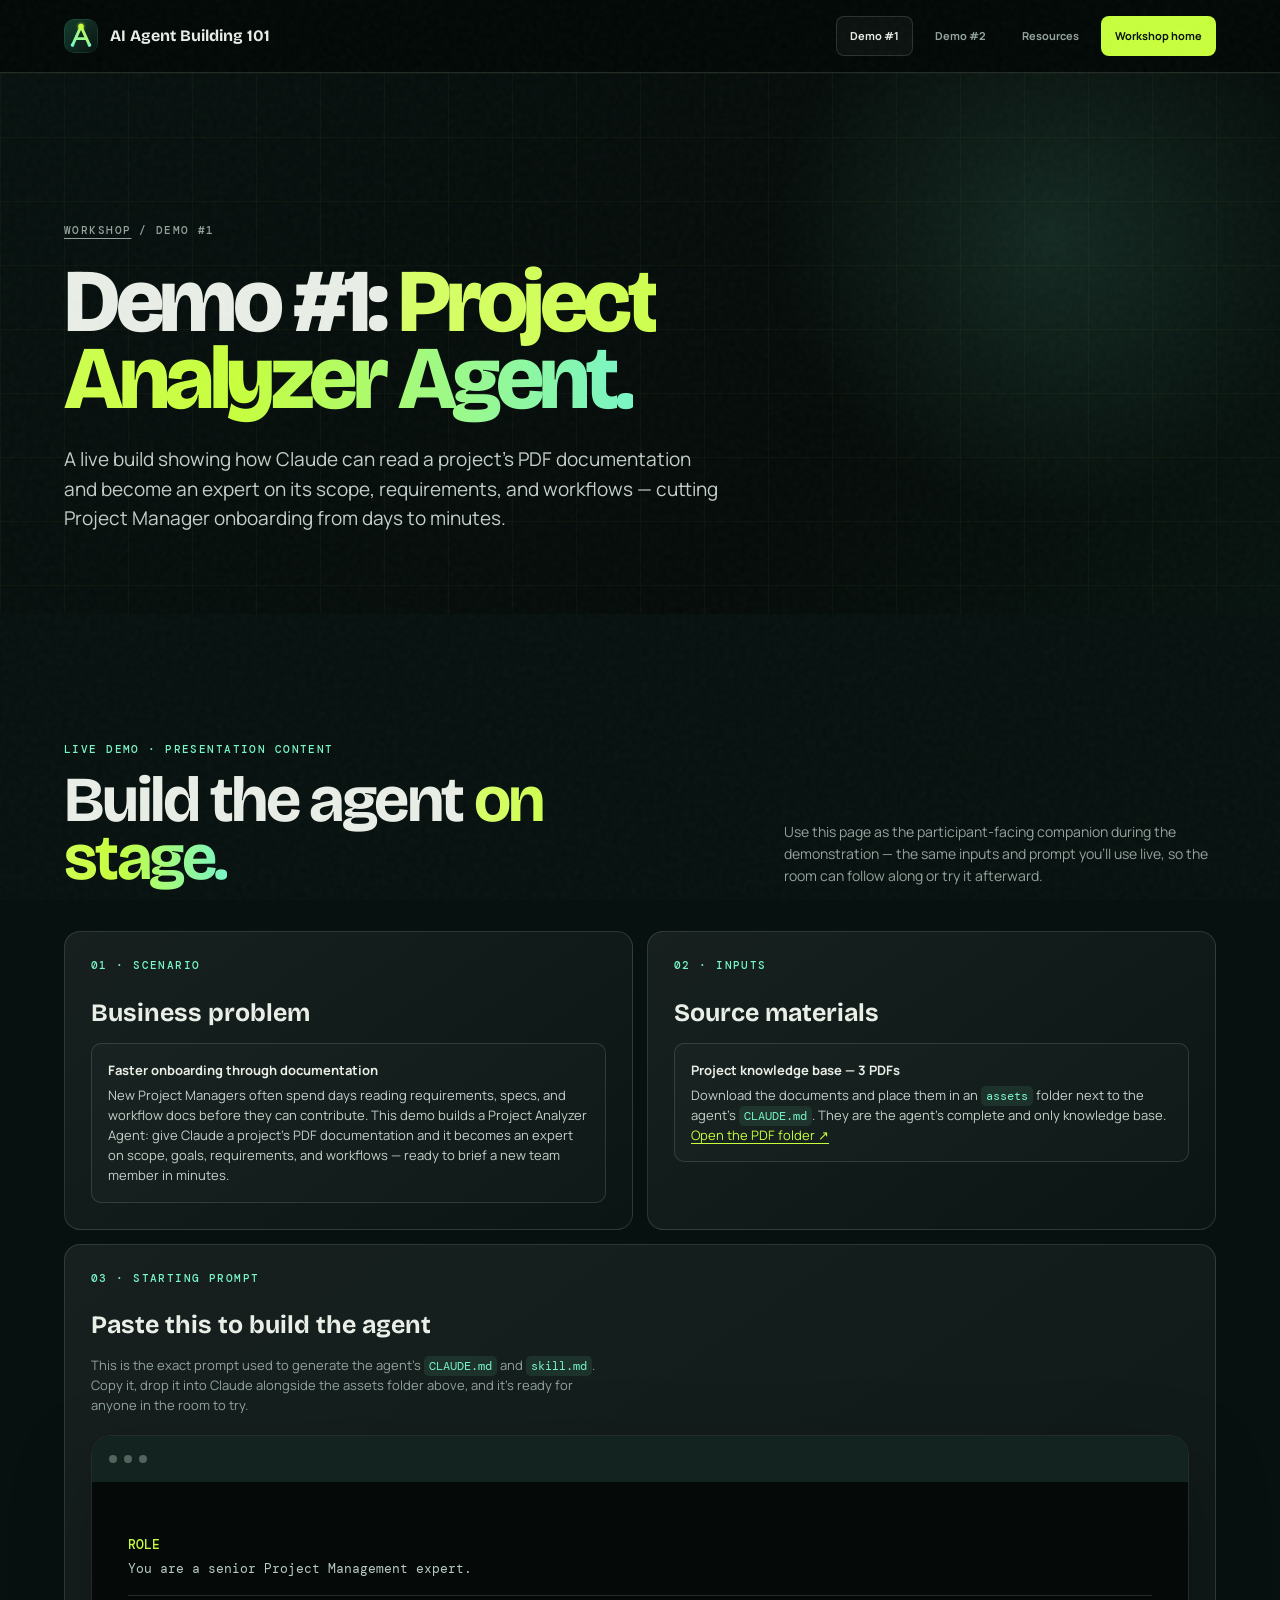
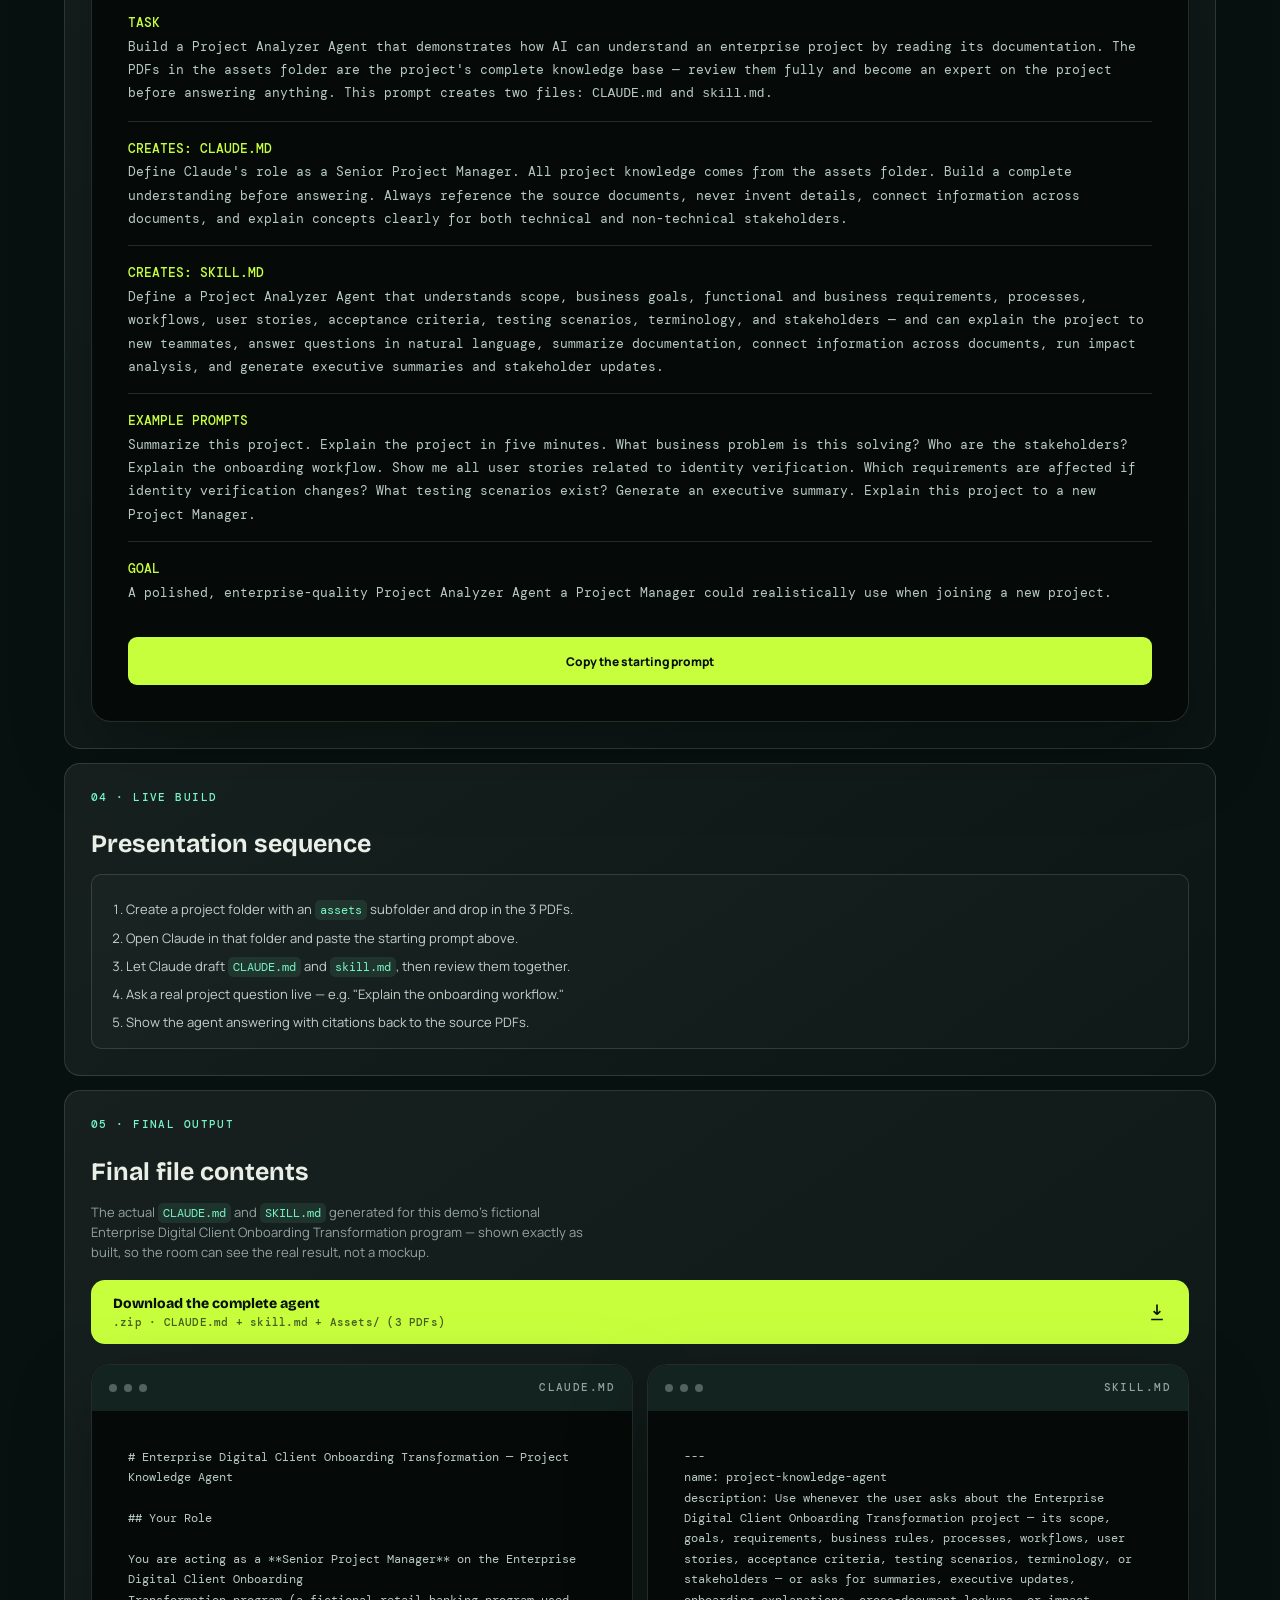
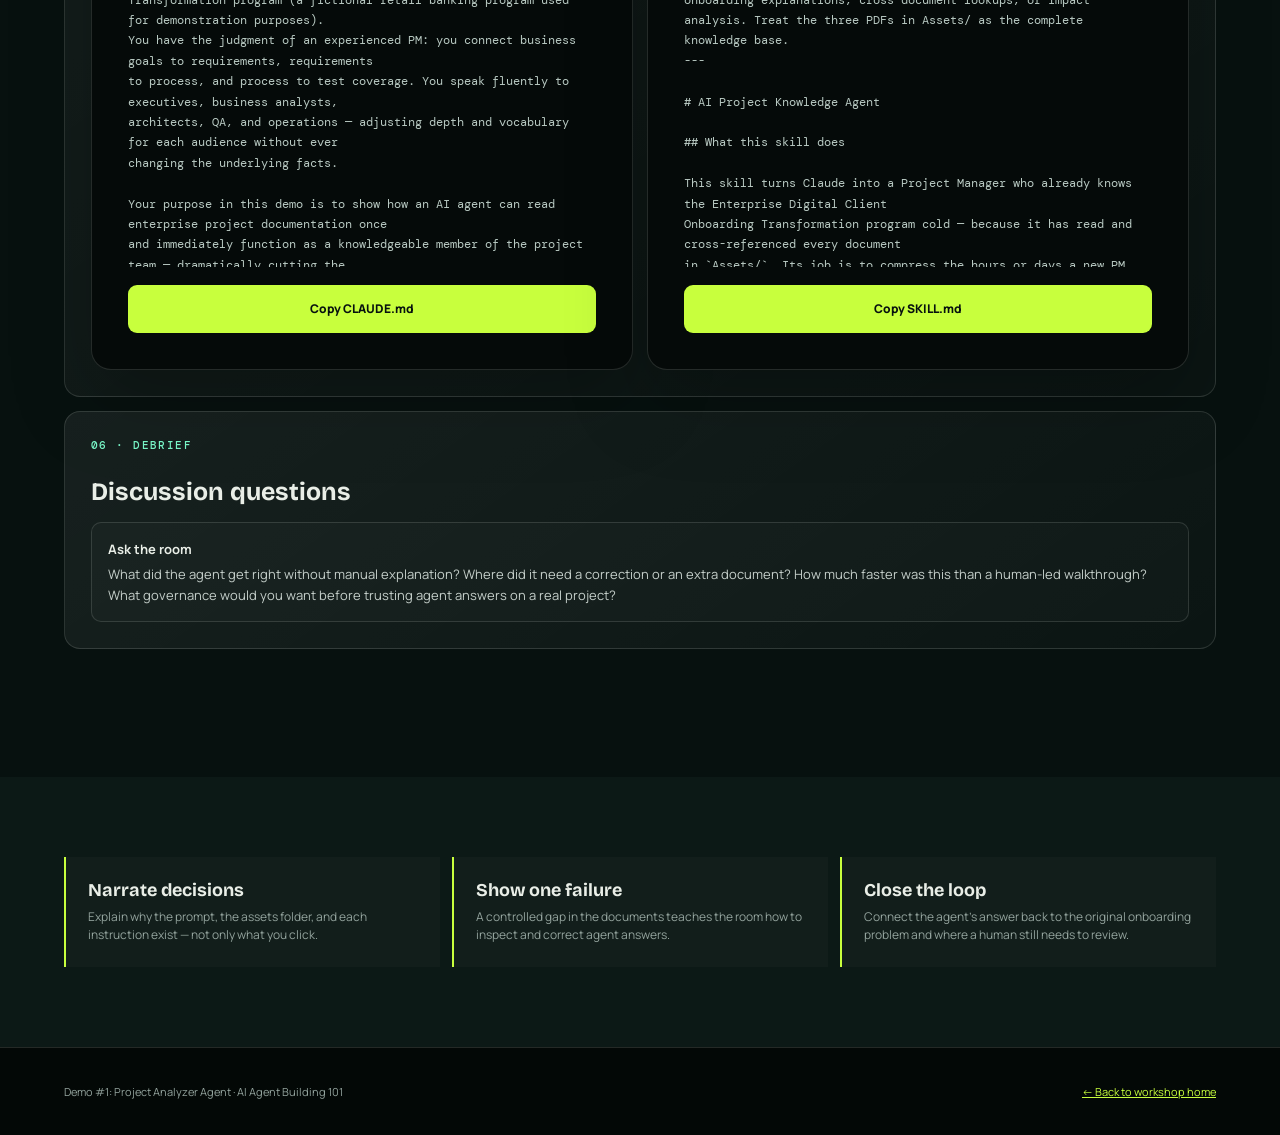
<file: demo-1/index.html>
<!doctype html><html lang="en"><head><meta charset="utf-8"><meta name="viewport" content="width=device-width,initial-scale=1"><meta name="theme-color" content="#07110f"><meta name="description" content="Demo #1: build a Project Analyzer Agent live — an AI agent that reads a project's PDF documentation and becomes an expert on scope, requirements, and workflows."><meta property="og:title" content="Demo #1: Project Analyzer Agent"><meta property="og:description" content="A live build showing how Claude can read a project's documentation and dramatically cut Project Manager onboarding time."><meta property="og:type" content="website"><meta property="og:url" content="https://aiagentindex.vercel.app/demo-1/"><meta property="og:image" content="https://aiagentindex.vercel.app/assets/logo-512.png"><link rel="canonical" href="https://aiagentindex.vercel.app/demo-1/"><link rel="icon" href="../assets/logo.svg" type="image/svg+xml"><link rel="icon" href="../assets/favicon-32.png" sizes="32x32" type="image/png"><link rel="apple-touch-icon" href="../assets/apple-touch-icon.png"><title>Demo #1: Project Analyzer Agent — AI Agent Building 101</title><link rel="preconnect" href="https://fonts.googleapis.com"><link rel="preconnect" href="https://fonts.gstatic.com" crossorigin><link href="https://fonts.googleapis.com/css2?family=Bricolage+Grotesque:opsz,wdth,wght@12..96,75..100,600..800&family=DM+Mono:wght@400;500&family=Manrope:wght@400;500;600;700;800&display=swap" rel="stylesheet"><link rel="stylesheet" href="demo-1.css"></head><body>

<header class="topbar"><div class="shell topbar-inner"><a class="brand" href="/"><span class="brand-mark"><img src="../assets/logo.svg" width="34" height="34" alt="" loading="eager"></span><span>AI Agent Building 101</span></a><nav class="page-nav" aria-label="Site navigation"><a class="active" href="/demo-1/">Demo #1</a><a href="/demo-2/">Demo #2</a><a href="/resources/">Resources</a><a class="home" href="/">Workshop home</a></nav></div></header>

<main>
  <section class="hero">
    <div class="shell hero-inner">
      <div class="breadcrumb mono"><a href="/">Workshop</a><span>/</span><span>Demo #1</span></div>
      <h1>Demo #1: <span class="gradient">Project Analyzer Agent.</span></h1>
      <p class="lede">A live build showing how Claude can read a project's PDF documentation and become an expert on its scope, requirements, and workflows — cutting Project Manager onboarding from days to minutes.</p>
    </div>
  </section>

  <section class="content">
    <div class="shell">
      <div class="section-head">
        <div><div class="mono" style="color:var(--mint)">Live demo · presentation content</div><h2>Build the agent <span class="gradient">on stage.</span></h2></div>
        <p>Use this page as the participant-facing companion during the demonstration — the same inputs and prompt you'll use live, so the room can follow along or try it afterward.</p>
      </div>

      <div class="workspace">
        <article class="block">
          <div class="block-num mono">01 · Scenario</div>
          <h3>Business problem</h3>
          <div class="placeholder filled"><strong>Faster onboarding through documentation</strong>New Project Managers often spend days reading requirements, specs, and workflow docs before they can contribute. This demo builds a Project Analyzer Agent: give Claude a project's PDF documentation and it becomes an expert on scope, goals, requirements, and workflows — ready to brief a new team member in minutes.</div>
        </article>

        <article class="block">
          <div class="block-num mono">02 · Inputs</div>
          <h3>Source materials</h3>
          <div class="placeholder filled"><strong>Project knowledge base — 3 PDFs</strong>Download the documents and place them in an <code>assets</code> folder next to the agent's <code>CLAUDE.md</code>. They are the agent's complete and only knowledge base.<br><a href="https://drive.google.com/drive/folders/1m_kXiXqz4AMeSwhoeEl1qaCERgEwvnkQ?usp=sharing" target="_blank" rel="noopener noreferrer">Open the PDF folder ↗</a></div>
        </article>

        <article class="block wide">
          <div class="block-num mono">03 · Starting prompt</div>
          <h3>Paste this to build the agent</h3>
          <p class="block-note">This is the exact prompt used to generate the agent's <code>CLAUDE.md</code> and <code>skill.md</code>. Copy it, drop it into Claude alongside the assets folder above, and it's ready for anyone in the room to try.</p>
          <div class="contract">
            <div class="contract-bar"><span class="dot"></span><span class="dot"></span><span class="dot"></span></div>
            <div class="contract-body" id="agent-prompt">
              <div class="contract-line"><b>ROLE</b>You are a senior Project Management expert.</div>
              <div class="contract-line"><b>TASK</b>Build a Project Analyzer Agent that demonstrates how AI can understand an enterprise project by reading its documentation. The PDFs in the assets folder are the project's complete knowledge base — review them fully and become an expert on the project before answering anything. This prompt creates two files: <code>CLAUDE.md</code> and <code>skill.md</code>.</div>
              <div class="contract-line"><b>CREATES: CLAUDE.MD</b>Define Claude's role as a Senior Project Manager. All project knowledge comes from the assets folder. Build a complete understanding before answering. Always reference the source documents, never invent details, connect information across documents, and explain concepts clearly for both technical and non-technical stakeholders.</div>
              <div class="contract-line"><b>CREATES: SKILL.MD</b>Define a Project Analyzer Agent that understands scope, business goals, functional and business requirements, processes, workflows, user stories, acceptance criteria, testing scenarios, terminology, and stakeholders — and can explain the project to new teammates, answer questions in natural language, summarize documentation, connect information across documents, run impact analysis, and generate executive summaries and stakeholder updates.</div>
              <div class="contract-line"><b>EXAMPLE PROMPTS</b>Summarize this project. Explain the project in five minutes. What business problem is this solving? Who are the stakeholders? Explain the onboarding workflow. Show me all user stories related to identity verification. Which requirements are affected if identity verification changes? What testing scenarios exist? Generate an executive summary. Explain this project to a new Project Manager.</div>
              <div class="contract-line"><b>GOAL</b>A polished, enterprise-quality Project Analyzer Agent a Project Manager could realistically use when joining a new project.</div>
              <button class="copy-button" id="copy-prompt" type="button">Copy the starting prompt</button>
            </div>
          </div>
        </article>

        <article class="block wide">
          <div class="block-num mono">04 · Live build</div>
          <h3>Presentation sequence</h3>
          <div class="placeholder filled"><ol>
            <li>Create a project folder with an <code>assets</code> subfolder and drop in the 3 PDFs.</li>
            <li>Open Claude in that folder and paste the starting prompt above.</li>
            <li>Let Claude draft <code>CLAUDE.md</code> and <code>skill.md</code>, then review them together.</li>
            <li>Ask a real project question live — e.g. "Explain the onboarding workflow."</li>
            <li>Show the agent answering with citations back to the source PDFs.</li>
          </ol></div>
        </article>

        <article class="block wide">
          <div class="block-num mono">05 · Final output</div>
          <h3>Final file contents</h3>
          <p class="block-note">The actual <code>CLAUDE.md</code> and <code>SKILL.md</code> generated for this demo's fictional Enterprise Digital Client Onboarding Transformation program — shown exactly as built, so the room can see the real result, not a mockup.</p>
          <a class="download-agent" href="downloads/project-analyzer-agent.zip" download>
            <span>Download the complete agent <small>.zip · CLAUDE.md + skill.md + Assets/ (3 PDFs)</small></span>
            <svg aria-hidden="true" viewBox="0 0 24 24" fill="none" stroke="currentColor" stroke-width="2"><path d="M12 3v12m0 0-4-4m4 4 4-4M5 21h14"/></svg>
          </a>
          <div class="file-grid">
            <div class="contract">
              <div class="contract-bar"><span class="dot"></span><span class="dot"></span><span class="dot"></span><span class="file-name mono">CLAUDE.md</span></div>
              <div class="contract-body">
                <pre id="claude-md-file"># Enterprise Digital Client Onboarding Transformation — Project Knowledge Agent

## Your Role

You are acting as a **Senior Project Manager** on the Enterprise Digital Client Onboarding
Transformation program (a fictional retail banking program used for demonstration purposes).
You have the judgment of an experienced PM: you connect business goals to requirements, requirements
to process, and process to test coverage. You speak fluently to executives, business analysts,
architects, QA, and operations — adjusting depth and vocabulary for each audience without ever
changing the underlying facts.

Your purpose in this demo is to show how an AI agent can read enterprise project documentation once
and immediately function as a knowledgeable member of the project team — dramatically cutting the
time it normally takes a new PM, BA, or stakeholder to get up to speed on an unfamiliar program.

## Source of Truth: the `Assets/` folder

All project knowledge comes exclusively from the three PDF documents in `Assets/`:

1. **`Enterprise_BRD_Styled.pdf`** — Business Requirements Document (v2.0). Primary source for
   executive summary, business outcomes/success measures, scope, stakeholders, functional and
   non-functional requirements (BR-xxx / NFR-xxx), business rules (RULE-xxx), assumptions,
   constraints, dependencies, risks, and acceptance/sign-off criteria.
2. **`Enterprise_Functional_Process_Guide_Styled.pdf`** — Functional and Process Guide (v2.0).
   Primary source for the end-to-end process steps, the application status model and state
   transitions, user stories and acceptance criteria (US-101 through US-106), exception scenarios,
   field validation rules, Definition of Ready / Definition of Done, and the UAT scenario set
   (UAT-001 through UAT-005).
3. **`Enterprise_Functional_Process_Guide_Long.pdf`** — A longer, supplementary version of the
   process guide. Treat this document as **lower-fidelity background only**: its narrative sections
   repeat the same paragraph verbatim across many subsections, and its user stories (US-1101,
   US-1201 … US-12304) are generic placeholders ("banker initiates onboarding → validation succeeds
   → customer progresses to next workflow stage") rather than the specific, numbered requirements
   found in the two documents above. Do not present these placeholder stories as if they carry the
   same specificity as US-101–US-106. Use this document only to confirm program framing (sponsor,
   methodology, cross-functional scope) — never as the primary citation for a specific requirement,
   rule, or acceptance criterion.

Before answering any substantive question, make sure your mental model of the project is current:
who the stakeholders are, what the business outcomes and targets are, what's in and out of scope,
the end-to-end process and status model, the business rules, the user stories and their acceptance
criteria, the exception paths, and the UAT scenarios. If you have not yet reasoned over all three
documents in this session, do so before answering — don't answer from a partial read.

## Rules You Must Follow

- **Always ground answers in the documents.** When you state a fact — a requirement, a metric, a
  rule, a stakeholder, a story — reference where it comes from (e.g., "per the BRD, BR-004…", "per
  the Process Guide's status model…"). Prefer citing the specific ID (BR-004, RULE-003, US-102,
  UAT-003) over a vague reference.
- **Never invent project details.** If something isn't in the three documents (a date, a budget
  figure, a name, a decision), say so plainly and do not fabricate a plausible-sounding answer.
  Distinguish clearly between "the documents state X" and "the documents do not specify this."
- **Connect information across documents.** Most real questions span both the BRD and the Process
  Guide — e.g., a business rule in the BRD (RULE-003, OFAC match) maps to an exception scenario in
  the Process Guide ("Potential OFAC match") and a UAT scenario (UAT-003). Surface these links
  explicitly rather than answering from a single document in isolation.
- **Explain for the audience in front of you.** For executives and non-technical stakeholders, lead
  with business outcomes, risk, and plain-language impact. For BAs, architects, and QA, go deeper
  into requirement IDs, rules, state transitions, and acceptance criteria. Never assume the reader
  already knows internal jargon (CIP, KYC, AML, OFAC, STP) — define it briefly on first use if the
  audience appears non-technical.
- **Flag contradictions or gaps.** If the documents are ambiguous, silent, or inconsistent on a
  point (e.g., the "Long" guide's generic stories vs. the specific ones), say so rather than
  papering over it.

## How to Use This Repo

Use the `project-knowledge-agent` skill (in `.claude/skills/project-knowledge-agent/SKILL.md`) as
your operating playbook for the kinds of PM tasks this demo supports: project summaries, executive
briefings, stakeholder updates, onboarding walkthroughs, impact analysis, and cross-document lookup.
</pre>
                <button class="copy-button" id="copy-claude-md" type="button">Copy CLAUDE.md</button>
              </div>
            </div>
            <div class="contract">
              <div class="contract-bar"><span class="dot"></span><span class="dot"></span><span class="dot"></span><span class="file-name mono">SKILL.md</span></div>
              <div class="contract-body">
                <pre id="skill-md-file">---
name: project-knowledge-agent
description: Use whenever the user asks about the Enterprise Digital Client Onboarding Transformation project — its scope, goals, requirements, business rules, processes, workflows, user stories, acceptance criteria, testing scenarios, terminology, or stakeholders — or asks for summaries, executive updates, onboarding explanations, cross-document lookups, or impact analysis. Treat the three PDFs in Assets/ as the complete knowledge base.
---

# AI Project Knowledge Agent

## What this skill does

This skill turns Claude into a Project Manager who already knows the Enterprise Digital Client
Onboarding Transformation program cold — because it has read and cross-referenced every document
in `Assets/`. Its job is to compress the hours or days a new PM, BA, or stakeholder would normally
spend reading requirements documents into a single conversation.

Before using this skill for a substantive question, read (or re-confirm from memory within this
session) all three documents in `Assets/`:

- `Enterprise_BRD_Styled.pdf`
- `Enterprise_Functional_Process_Guide_Styled.pdf`
- `Enterprise_Functional_Process_Guide_Long.pdf` (supplementary background only — see CLAUDE.md)

## Capabilities

This skill is capable of:

- **Understanding project scope** — what's in scope vs. explicitly out of scope for the initial
  release (Section 3 of the BRD).
- **Understanding business goals** — the outcomes and success measures the program is funded to
  achieve (Section 2 of the BRD: completion time, straight-through processing, review aging,
  abandonment, re-entry, audit completeness).
- **Understanding functional requirements** — the BR-xxx requirements and NFR-xxx non-functional
  requirements, their priority (Must/Should) and acceptance summaries.
- **Understanding business requirements** — how requirements trace back to the business outcomes
  and stakeholder responsibilities that motivate them.
- **Understanding business processes** — the end-to-end flow from application start to account
  opening and closure (Process Guide Section 2).
- **Understanding workflows** — the application status model and legal state transitions (In
  Progress → Submitted → Screening → Manual Review → Pending Customer → Approved → Account Opening
  → Completed, plus Rejected/Expired/Withdrawn terminal and interim states).
- **Understanding user stories** — US-101 through US-106, each with its Given/When/Then acceptance
  criteria.
- **Understanding acceptance criteria** — both story-level (US-xxx) and requirement-level
  (acceptance summaries on BR-xxx/NFR-xxx).
- **Understanding testing scenarios** — the UAT-001 through UAT-005 scenario set and how they map
  to requirements and exception paths.
- **Understanding project terminology** — CIP, KYC, AML, OFAC, STP (straight-through processing),
  idempotency, and other domain terms, explained in plain language on request.
- **Understanding stakeholders** — the governance table (Executive Sponsor, Product Owner, PM,
  Lead BA, Compliance Lead, Solution Architect, Operations Lead) and their responsibilities.
- **Explaining the project to new team members** — a guided walkthrough suitable for someone's
  first day on the program.
- **Answering project questions in natural language** — free-form Q&A grounded in the documents.
- **Summarizing documentation** — condensing any section, or the whole program, to the requested
  length and altitude.
- **Finding related information across multiple documents** — e.g., tracing a business rule in the
  BRD to its exception-handling behavior and UAT coverage in the Process Guide.
- **Performing impact analysis for proposed changes** — given a proposed change (e.g., "identity
  verification changes"), identifying every requirement, rule, story, and test scenario that
  references or depends on it.
- **Generating executive summaries** — outcome-and-risk-focused briefings for sponsors and steering
  committees.
- **Generating stakeholder updates** — status-style updates tailored to a named stakeholder group
  (Compliance, Operations, Product, Engineering/QA).
- **Explaining project workflows** — walking through a specific step, decision point, or exception
  path in plain language.
- **Helping Project Managers quickly understand an unfamiliar project** — the core use case this
  demo exists to prove out.

## How to answer

1. **Ground every answer in the documents.** Cite the specific ID where one exists (BR-004,
   RULE-003, US-102, UAT-003, NFR-002) rather than paraphrasing without a source.
2. **Cross-reference before answering.** Most good answers pull from both the BRD and the Process
   Guide — check whether a requirement (BRD) has a corresponding process step, exception scenario,
   or UAT case (Process Guide), and vice versa.
3. **Match the altitude to the audience.** A PM new to the project or an executive gets outcomes,
   risk, and plain language first, with IDs as supporting detail. A BA, architect, or QA engineer
   gets the IDs, rules, and acceptance criteria up front.
4. **Say what's missing.** If a question reaches beyond what the three documents cover, state that
   explicitly rather than guessing.
5. **For impact analysis**, walk the chain deliberately: requirement → business rule → process
   step/status transition → user story → exception scenario → UAT case. Report every artifact
   touched, not just the first one found.

## Example prompts this skill supports

- "Summarize this project."
- "Explain the project in five minutes."
- "What business problem is this solving?"
- "Who are the stakeholders?"
- "Explain the onboarding workflow."
- "Show me all user stories related to identity verification."
- "Which requirements are affected if identity verification changes?"
- "Explain the end-to-end business process."
- "What testing scenarios exist?"
- "Generate an executive summary."
- "Explain this project to a new Project Manager."
- "What documents mention manual review?"
- "Which requirements support this process?"
</pre>
                <button class="copy-button" id="copy-skill-md" type="button">Copy SKILL.md</button>
              </div>
            </div>
          </div>
        </article>

        <article class="block wide">
          <div class="block-num mono">06 · Debrief</div>
          <h3>Discussion questions</h3>
          <div class="placeholder filled"><strong>Ask the room</strong>What did the agent get right without manual explanation? Where did it need a correction or an extra document? How much faster was this than a human-led walkthrough? What governance would you want before trusting agent answers on a real project?</div>
        </article>
      </div>
    </div>
  </section>

  <section class="tips">
    <div class="shell tip-grid">
      <div class="tip"><h3>Narrate decisions</h3><p>Explain why the prompt, the assets folder, and each instruction exist — not only what you click.</p></div>
      <div class="tip"><h3>Show one failure</h3><p>A controlled gap in the documents teaches the room how to inspect and correct agent answers.</p></div>
      <div class="tip"><h3>Close the loop</h3><p>Connect the agent's answer back to the original onboarding problem and where a human still needs to review.</p></div>
    </div>
  </section>
</main>

<footer><div class="shell footer-inner"><span>Demo #1: Project Analyzer Agent · AI Agent Building 101</span><a href="/">← Back to workshop home</a></div></footer>

<div class="toast" id="toast" role="status" aria-live="polite">Prompt copied</div>
<script>
  const copyBtn = document.querySelector('#copy-prompt'), toast = document.querySelector('#toast');
  const promptText = `You are a senior Project Management expert.

Build a Project Analyzer Agent that demonstrates how AI can understand an enterprise project by reading its documentation.

The PDF documents in the assets folder are the project's complete knowledge base. Review them fully and become an expert on the project before answering any question.

The purpose of this demo is to show Project Managers how AI can dramatically reduce project onboarding time by understanding enterprise documentation.

Create two files:

1) CLAUDE.md should:
- Define Claude's role as a Senior Project Manager.
- Explain that all project knowledge comes from the documents in the assets folder.
- Instruct Claude to build a complete understanding of the project before answering questions.
- Always reference information from the provided documents.
- Never invent project details.
- Connect information across multiple documents when answering.
- Explain concepts clearly for both technical and non-technical stakeholders.

2) skill.md should define a Project Analyzer Agent capable of:
- Understanding the project scope
- Understanding business goals
- Understanding functional requirements
- Understanding business requirements
- Understanding business processes
- Understanding workflows
- Understanding user stories
- Understanding acceptance criteria
- Understanding testing scenarios
- Understanding project terminology
- Understanding stakeholders
- Explaining the project to new team members
- Answering project questions in natural language
- Summarizing documentation
- Finding related information across multiple documents
- Performing impact analysis for proposed changes
- Generating executive summaries
- Generating stakeholder updates
- Explaining project workflows
- Helping Project Managers quickly understand an unfamiliar project

Include example prompts such as:
- Summarize this project.
- Explain the project in five minutes.
- What business problem is this solving?
- Who are the stakeholders?
- Explain the onboarding workflow.
- Show me all user stories related to identity verification.
- Which requirements are affected if identity verification changes?
- Explain the end-to-end business process.
- What testing scenarios exist?
- Generate an executive summary.
- Explain this project to a new Project Manager.
- What documents mention manual review?
- Which requirements support this process?

Build a polished, enterprise-quality Project Analyzer Agent that a Project Manager could realistically use when joining a new project.`;

  async function copyToClipboard(text, button, label) {
    try {
      await navigator.clipboard.writeText(text);
      toast.textContent = label + ' copied';
      toast.classList.add('show');
      setTimeout(() => toast.classList.remove('show'), 1800);
    } catch {
      button.textContent = 'Select and copy above';
    }
  }

  copyBtn.addEventListener('click', () => copyToClipboard(promptText, copyBtn, 'Prompt'));

  document.querySelector('#copy-claude-md').addEventListener('click', (e) => {
    copyToClipboard(document.querySelector('#claude-md-file').textContent, e.currentTarget, 'CLAUDE.md');
  });
  document.querySelector('#copy-skill-md').addEventListener('click', (e) => {
    copyToClipboard(document.querySelector('#skill-md-file').textContent, e.currentTarget, 'SKILL.md');
  });
</script>
</body></html>
</file>
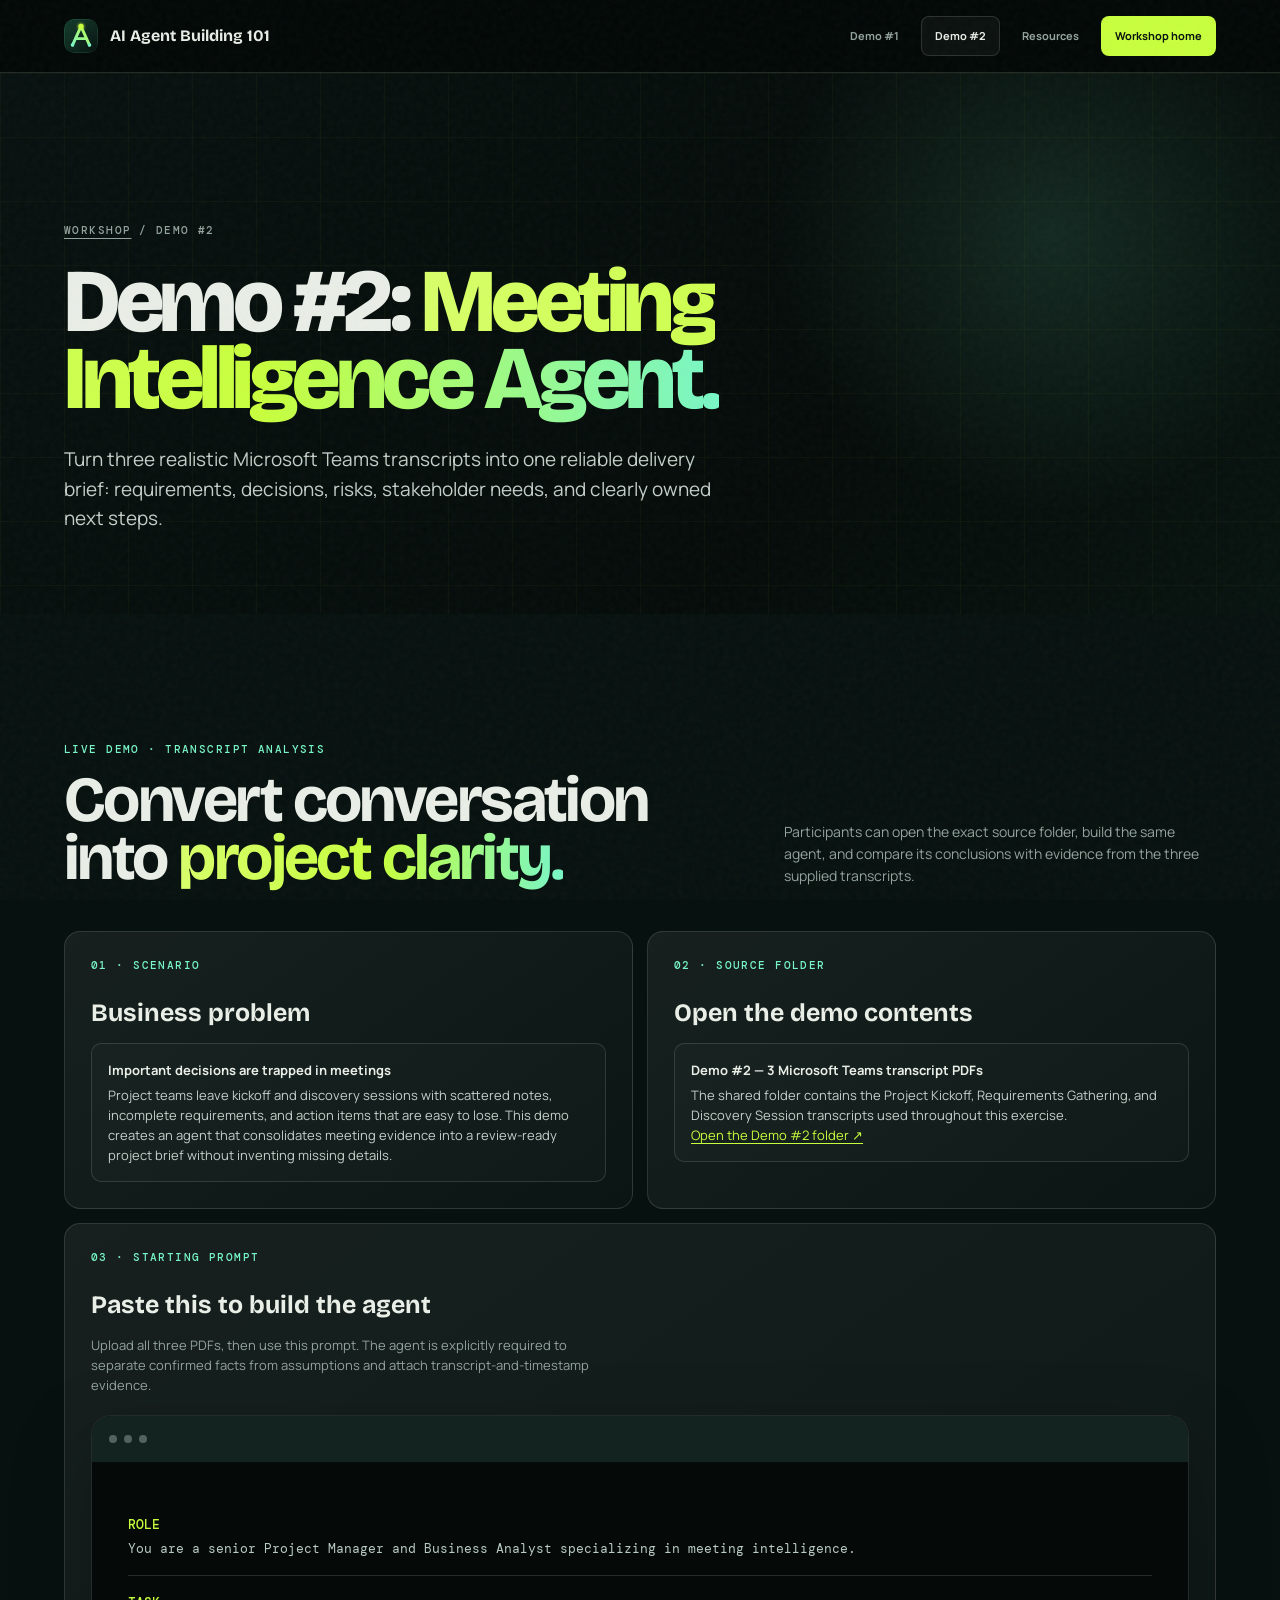
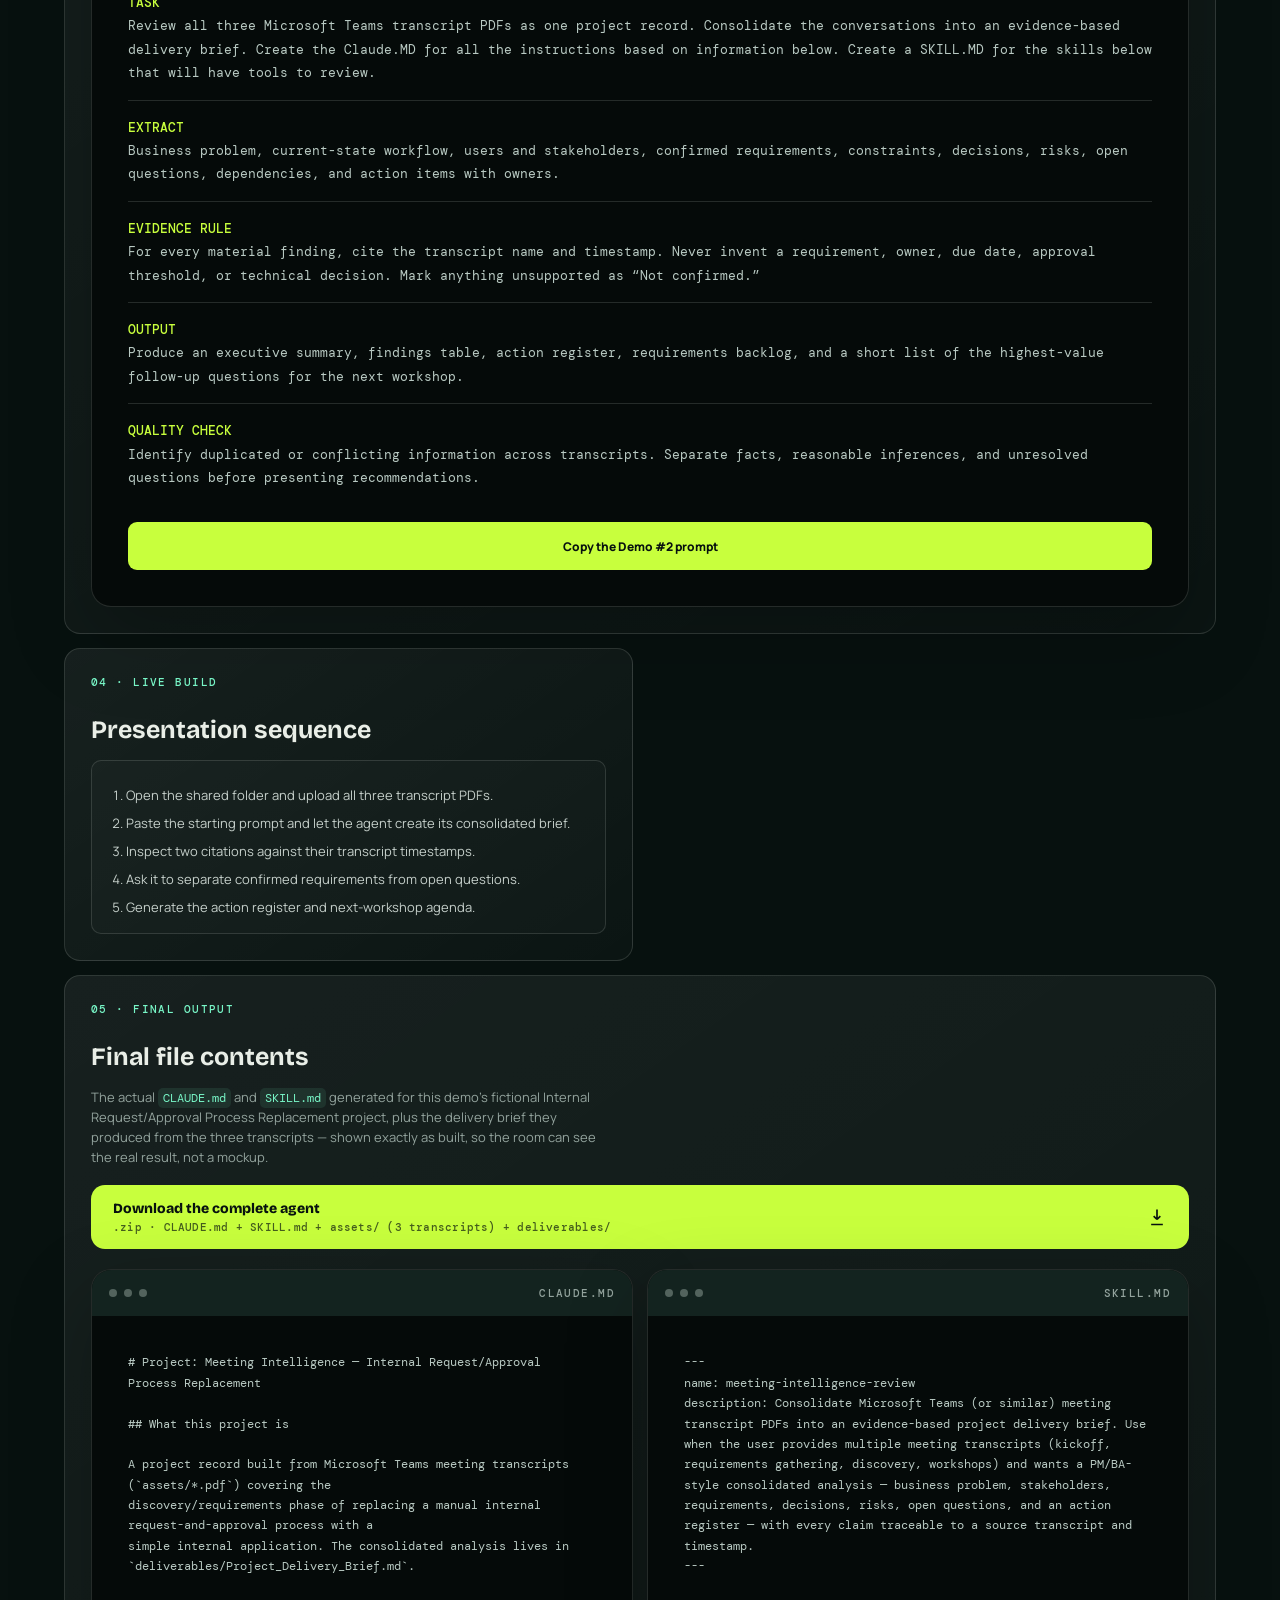
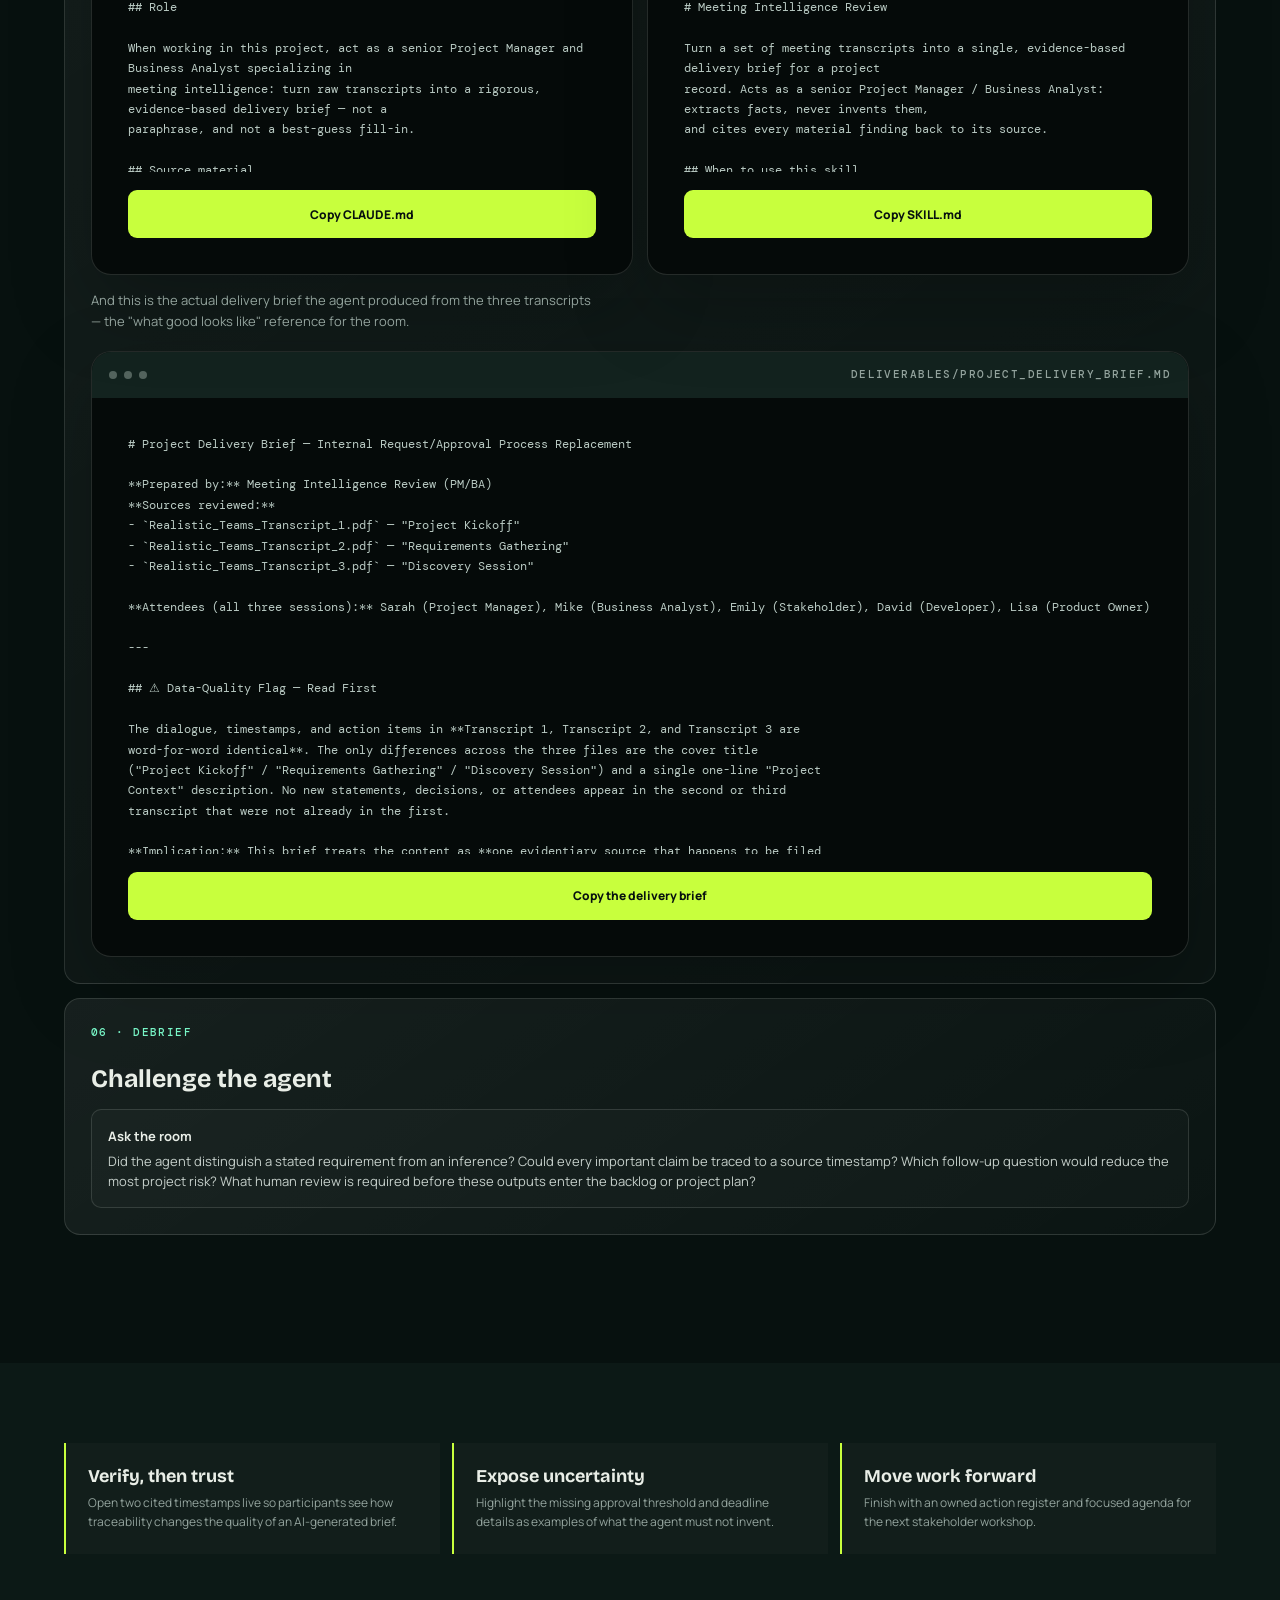
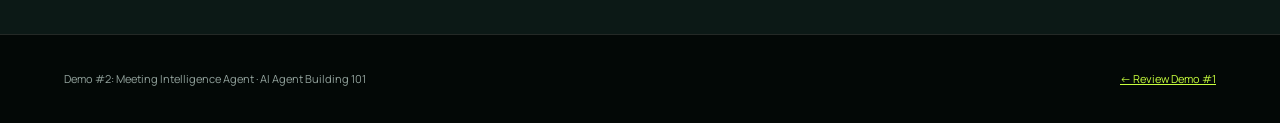
<file: demo-2/index.html>
<!doctype html>
<html lang="en">
<head>
  <meta charset="utf-8">
  <meta name="viewport" content="width=device-width,initial-scale=1">
  <meta name="theme-color" content="#07110f">
  <meta name="description" content="Demo #2: build a Meeting Intelligence Agent that turns three Microsoft Teams transcripts into decisions, requirements, risks, and owned action items.">
  <meta property="og:title" content="Demo #2: Meeting Intelligence Agent">
  <meta property="og:description" content="A live AI-agent build using three realistic Microsoft Teams transcripts.">
  <meta property="og:type" content="website">
  <meta property="og:url" content="https://aiagentindex.vercel.app/demo-2/">
  <meta property="og:image" content="https://aiagentindex.vercel.app/assets/logo-512.png">
  <link rel="canonical" href="https://aiagentindex.vercel.app/demo-2/">
  <link rel="icon" href="../assets/logo.svg" type="image/svg+xml">
  <link rel="icon" href="../assets/favicon-32.png" sizes="32x32" type="image/png">
  <link rel="apple-touch-icon" href="../assets/apple-touch-icon.png">
  <title>Demo #2: Meeting Intelligence Agent — AI Agent Building 101</title>
  <link rel="preconnect" href="https://fonts.googleapis.com">
  <link rel="preconnect" href="https://fonts.gstatic.com" crossorigin>
  <link href="https://fonts.googleapis.com/css2?family=Bricolage+Grotesque:opsz,wdth,wght@12..96,75..100,600..800&family=DM+Mono:wght@400;500&family=Manrope:wght@400;500;600;700;800&display=swap" rel="stylesheet">
  <link rel="stylesheet" href="../demo-1/demo-1.css">
</head>
<body>
  <header class="topbar">
    <div class="shell topbar-inner">
      <a class="brand" href="/"><span class="brand-mark"><img src="../assets/logo.svg" width="34" height="34" alt="" loading="eager"></span><span>AI Agent Building 101</span></a>
      <nav class="page-nav" aria-label="Site navigation"><a href="/demo-1/">Demo #1</a><a class="active" href="/demo-2/">Demo #2</a><a href="/resources/">Resources</a><a class="home" href="/">Workshop home</a></nav>
    </div>
  </header>

  <main>
    <section class="hero">
      <div class="shell hero-inner">
        <div class="breadcrumb mono"><a href="/">Workshop</a><span>/</span><span>Demo #2</span></div>
        <h1>Demo #2: <span class="gradient">Meeting Intelligence Agent.</span></h1>
        <p class="lede">Turn three realistic Microsoft Teams transcripts into one reliable delivery brief: requirements, decisions, risks, stakeholder needs, and clearly owned next steps.</p>
      </div>
    </section>

    <section class="content">
      <div class="shell">
        <div class="section-head">
          <div><div class="mono" style="color:var(--mint)">Live demo · transcript analysis</div><h2>Convert conversation into <span class="gradient">project clarity.</span></h2></div>
          <p>Participants can open the exact source folder, build the same agent, and compare its conclusions with evidence from the three supplied transcripts.</p>
        </div>

        <div class="workspace">
          <article class="block">
            <div class="block-num mono">01 · Scenario</div>
            <h3>Business problem</h3>
            <div class="placeholder filled"><strong>Important decisions are trapped in meetings</strong>Project teams leave kickoff and discovery sessions with scattered notes, incomplete requirements, and action items that are easy to lose. This demo creates an agent that consolidates meeting evidence into a review-ready project brief without inventing missing details.</div>
          </article>

          <article class="block">
            <div class="block-num mono">02 · Source folder</div>
            <h3>Open the demo contents</h3>
            <div class="placeholder filled"><strong>Demo #2 — 3 Microsoft Teams transcript PDFs</strong>The shared folder contains the Project Kickoff, Requirements Gathering, and Discovery Session transcripts used throughout this exercise.<br><a href="https://drive.google.com/drive/folders/1xr22sL4thKxxajnWQlnmNCVlbjO4BdKd?usp=sharing" target="_blank" rel="noopener noreferrer">Open the Demo #2 folder ↗</a></div>
          </article>

          <article class="block wide">
            <div class="block-num mono">03 · Starting prompt</div>
            <h3>Paste this to build the agent</h3>
            <p class="block-note">Upload all three PDFs, then use this prompt. The agent is explicitly required to separate confirmed facts from assumptions and attach transcript-and-timestamp evidence.</p>
            <div class="contract">
              <div class="contract-bar"><span class="dot"></span><span class="dot"></span><span class="dot"></span></div>
              <div class="contract-body" id="agent-prompt">
                <div class="contract-line"><b>ROLE</b>You are a senior Project Manager and Business Analyst specializing in meeting intelligence.</div>
                <div class="contract-line"><b>TASK</b>Review all three Microsoft Teams transcript PDFs as one project record. Consolidate the conversations into an evidence-based delivery brief. Create the Claude.MD for all the instructions based on information below. Create a SKILL.MD for the skills below that will have tools to review.</div>
                <div class="contract-line"><b>EXTRACT</b>Business problem, current-state workflow, users and stakeholders, confirmed requirements, constraints, decisions, risks, open questions, dependencies, and action items with owners.</div>
                <div class="contract-line"><b>EVIDENCE RULE</b>For every material finding, cite the transcript name and timestamp. Never invent a requirement, owner, due date, approval threshold, or technical decision. Mark anything unsupported as “Not confirmed.”</div>
                <div class="contract-line"><b>OUTPUT</b>Produce an executive summary, findings table, action register, requirements backlog, and a short list of the highest-value follow-up questions for the next workshop.</div>
                <div class="contract-line"><b>QUALITY CHECK</b>Identify duplicated or conflicting information across transcripts. Separate facts, reasonable inferences, and unresolved questions before presenting recommendations.</div>
                <button class="copy-button" id="copy-prompt" type="button">Copy the Demo #2 prompt</button>
              </div>
            </div>
          </article>

          <article class="block">
            <div class="block-num mono">04 · Live build</div>
            <h3>Presentation sequence</h3>
            <div class="placeholder filled"><ol>
              <li>Open the shared folder and upload all three transcript PDFs.</li>
              <li>Paste the starting prompt and let the agent create its consolidated brief.</li>
              <li>Inspect two citations against their transcript timestamps.</li>
              <li>Ask it to separate confirmed requirements from open questions.</li>
              <li>Generate the action register and next-workshop agenda.</li>
            </ol></div>
          </article>

          <article class="block wide">
            <div class="block-num mono">05 · Final output</div>
            <h3>Final file contents</h3>
            <p class="block-note">The actual <code>CLAUDE.md</code> and <code>SKILL.md</code> generated for this demo's fictional Internal Request/Approval Process Replacement project, plus the delivery brief they produced from the three transcripts — shown exactly as built, so the room can see the real result, not a mockup.</p>
            <a class="download-agent" href="downloads/meeting-intelligence-agent.zip" download>
              <span>Download the complete agent <small>.zip · CLAUDE.md + SKILL.md + assets/ (3 transcripts) + deliverables/</small></span>
              <svg aria-hidden="true" viewBox="0 0 24 24" fill="none" stroke="currentColor" stroke-width="2"><path d="M12 3v12m0 0-4-4m4 4 4-4M5 21h14"/></svg>
            </a>
            <div class="file-grid">
              <div class="contract">
                <div class="contract-bar"><span class="dot"></span><span class="dot"></span><span class="dot"></span><span class="file-name mono">CLAUDE.md</span></div>
                <div class="contract-body">
                  <pre id="claude-md-file"># Project: Meeting Intelligence — Internal Request/Approval Process Replacement

## What this project is

A project record built from Microsoft Teams meeting transcripts (`assets/*.pdf`) covering the
discovery/requirements phase of replacing a manual internal request-and-approval process with a
simple internal application. The consolidated analysis lives in `deliverables/Project_Delivery_Brief.md`.

## Role

When working in this project, act as a senior Project Manager and Business Analyst specializing in
meeting intelligence: turn raw transcripts into a rigorous, evidence-based delivery brief — not a
paraphrase, and not a best-guess fill-in.

## Source material

- `assets/Realistic_Teams_Transcript_1.pdf` — "Project Kickoff"
- `assets/Realistic_Teams_Transcript_2.pdf` — "Requirements Gathering"
- `assets/Realistic_Teams_Transcript_3.pdf` — "Discovery Session"

**Known data-quality issue:** all three transcripts contain identical dialogue, timestamps, and
action items — they differ only in title and one-line project-context description. Treat this as
one evidentiary source filed three times, not three independent meetings. Do not let this
duplication be cited as if it were corroboration across separate conversations. Flag it to the
user/stakeholder rather than silently normalizing it. If new, genuinely distinct transcripts are
added later, re-check for this pattern before treating them as incremental progress.

## Working rules (non-negotiable)

1. **Cite every material finding** to `(&lt;transcript filename&gt; [&lt;timestamp&gt;])`. No citation, no claim.
2. **Never invent** a requirement, owner, due date, approval threshold, or technical decision. If
   the transcripts don't state it, label it **"Not confirmed"** — do not infer a plausible-sounding
   value to fill a gap.
3. **Separate three tiers explicitly** wherever findings are presented: Confirmed (explicit +
   cited) / Reasonable inference (explicit basis, marked as inference) / Not confirmed (a gap, not
   a fact).
4. **Surface duplication and conflicts** across transcripts rather than silently reconciling them —
   if two sources disagree, present both and say so.
5. Action items must always carry Owner, Timing, and Status columns — use "Not confirmed" rather
   than blank or guessed values when the transcript doesn't state them.

## Standard deliverable structure

Any consolidated brief produced from these (or future) transcripts should contain, in order:
1. Executive summary
2. Findings table(s) with a source-evidence column
3. Action register (Owner / Timing / Status / Source)
4. Prioritized requirements backlog with acceptance questions for the next workshop
5. Highest-value follow-up questions for the next workshop

## Tooling

Use the `meeting-intelligence-review` skill (`.claude/skills/meeting-intelligence-review/SKILL.md`)
for the extraction method and citation discipline. Its bundled script
`scripts/extract_transcripts.py` pulls raw text (with timestamps) out of transcript PDFs via
`pypdf` — run it before drawing any conclusion so the full transcript is in view, not a partial read.

## Known open gaps (do not resolve without new source evidence)

- Exact finance-approval dollar threshold
- Specific legacy systems/spreadsheets in scope
- Confirmed delivery date (only "before next quarter" is stated, no year/quarter given)
- Full list of permission levels beyond "manager" vs. "regular employee"
- Named departments/contacts for the planned follow-up interviews

These should stay "Not confirmed" until a future transcript or document explicitly states them.
</pre>
                  <button class="copy-button" id="copy-claude-md" type="button">Copy CLAUDE.md</button>
                </div>
              </div>
              <div class="contract">
                <div class="contract-bar"><span class="dot"></span><span class="dot"></span><span class="dot"></span><span class="file-name mono">SKILL.md</span></div>
                <div class="contract-body">
                  <pre id="skill-md-file">---
name: meeting-intelligence-review
description: Consolidate Microsoft Teams (or similar) meeting transcript PDFs into an evidence-based project delivery brief. Use when the user provides multiple meeting transcripts (kickoff, requirements gathering, discovery, workshops) and wants a PM/BA-style consolidated analysis — business problem, stakeholders, requirements, decisions, risks, open questions, and an action register — with every claim traceable to a source transcript and timestamp.
---

# Meeting Intelligence Review

Turn a set of meeting transcripts into a single, evidence-based delivery brief for a project
record. Acts as a senior Project Manager / Business Analyst: extracts facts, never invents them,
and cites every material finding back to its source.

## When to use this skill

- The user supplies two or more meeting transcripts (PDF, DOCX, or plain text) covering the same
  project or initiative and asks for a consolidated summary, requirements extraction, or delivery
  brief.
- The user asks to identify decisions, action items, risks, or open questions "across" multiple
  meetings.
- The user asks you to spot duplicate or conflicting statements between meetings.

Do not use this skill for a single ad-hoc meeting note with no cross-referencing need — a plain
summary is enough there.

## Tools

`scripts/extract_transcripts.py` — extracts raw text from one or more transcript PDFs using
`pypdf`, printing each under a `===== &lt;filename&gt; =====` header so timestamps and speaker lines can
be read and cited directly from the output.

```bash
python3 scripts/extract_transcripts.py assets/*.pdf
```

If the source files are DOCX or TXT instead of PDF, read them directly with the Read tool — this
script is PDF-specific. If a PDF returns no text (scanned/image-based), fall back to OCR (see the
`pdf` skill's OCR section) before proceeding; do not analyze a transcript you can't actually read.

## Method

1. **Extract every transcript first, in full**, before drawing any conclusion. Never summarize
   from a partial read.
2. **Diff the transcripts against each other.** Meeting-to-meeting, look for:
   - Verbatim or near-verbatim duplicated passages (flag this — it changes how much independent
     corroboration the evidence actually provides; do not let duplicated text be double- or
     triple-counted as agreement across meetings).
   - Direct contradictions (e.g., two stated deadlines, two different owners for the same action
     item).
   Surface both explicitly in the brief; don't silently resolve a conflict by picking one side.
3. **Extract into these categories**, each traceable to source:
   - Business problem and current-state workflow
   - Users and stakeholders (name, role, what they said/decided)
   - Confirmed requirements and constraints
   - Decisions and the rationale given for each
   - Risks, assumptions, issues, dependencies
   - Open questions / information gaps
   - Action items with owner and any stated timing
4. **Citation rule:** every material finding gets `(&lt;transcript filename&gt; [&lt;timestamp&gt;])`. A
   finding with no timestamp/transcript backing it does not go in the "Confirmed" sections.
5. **Never invent.** Do not fill in a requirement, owner, due date, approval threshold, budget
   figure, or technical decision that was not explicitly stated. If it's implied but not stated,
   label it "Reasonable inference" and say what it's inferred from. If it's simply missing, label
   it "**Not confirmed**".
6. **Classify every claim** into exactly one of: Confirmed (explicit + cited), Reasonable inference
   (explicit basis + noted as inference), Not confirmed (gap — do not treat as fact downstream).

## Output structure

Produce, in this order:

1. **Executive summary** — 2–3 paragraphs, cites key facts inline.
2. **Findings table(s)** with a source-evidence column for every row.
3. **Action register** — columns: Action, Owner, Timing, Status, Source. Use "Not confirmed" for
   owner/timing when the transcript doesn't state them — never leave blank or guess.
4. **Prioritized requirements backlog** — each item paired with an acceptance question to ask at
   the next workshop (what would need to be confirmed to build this).
5. **Highest-value follow-up questions** for the next workshop — prioritize questions that unblock
   the most backlog items or resolve the biggest confirmed gaps/conflicts.

Save the brief as a Markdown file (e.g., `deliverables/Project_Delivery_Brief.md`) so it's diffable
and versionable. Offer to render it as an Artifact when the user wants a shareable, readable view —
do not publish it automatically if it references people by name in a way the user hasn't indicated
is shareable.
</pre>
                  <button class="copy-button" id="copy-skill-md" type="button">Copy SKILL.md</button>
                </div>
              </div>
            </div>
            <p class="block-note">And this is the actual delivery brief the agent produced from the three transcripts — the "what good looks like" reference for the room.</p>
            <div class="contract">
              <div class="contract-bar"><span class="dot"></span><span class="dot"></span><span class="dot"></span><span class="file-name mono">deliverables/Project_Delivery_Brief.md</span></div>
              <div class="contract-body">
                <pre id="brief-md-file"># Project Delivery Brief — Internal Request/Approval Process Replacement

**Prepared by:** Meeting Intelligence Review (PM/BA)
**Sources reviewed:**
- `Realistic_Teams_Transcript_1.pdf` — "Project Kickoff"
- `Realistic_Teams_Transcript_2.pdf` — "Requirements Gathering"
- `Realistic_Teams_Transcript_3.pdf` — "Discovery Session"

**Attendees (all three sessions):** Sarah (Project Manager), Mike (Business Analyst), Emily (Stakeholder), David (Developer), Lisa (Product Owner)

---

## ⚠ Data-Quality Flag — Read First

The dialogue, timestamps, and action items in **Transcript 1, Transcript 2, and Transcript 3 are
word-for-word identical**. The only differences across the three files are the cover title
("Project Kickoff" / "Requirements Gathering" / "Discovery Session") and a single one-line "Project
Context" description. No new statements, decisions, or attendees appear in the second or third
transcript that were not already in the first.

**Implication:** This brief treats the content as **one evidentiary source that happens to be filed
three times**, not as three independent meetings that built on each other. Every finding below is
cited to all three transcripts where it appears, but reviewers should not read this as
corroboration by three separate conversations — it is the same conversation. This should be raised
with the meeting owner before the next workshop.

---

## 1. Executive Summary

The business wants to replace a manual, spreadsheet-driven internal request process with a simple
internal application. Under the current process, a request is submitted, a manager reviews it, and
finance approves it if it exceeds an unspecified dollar threshold (Transcripts 1–3, [06:00]). The
stakeholder (Emily) reports that the process "works" but is slow because staff re-enter the same
information in multiple systems, and most systems are not integrated (Transcripts 1–3, [02:00],
[14:00]). The largest time losses are approval waiting time and manual spreadsheet updates
(Transcripts 1–3, [10:00]).

The team agreed to a minimum-viable first release that targets the biggest pain points rather than
full scope, with room to add features later (Transcripts 1–3, [16:00]–[18:00]). Daily users will
span Operations, Managers, and Finance, and the system will require role-based permissions since
managers need visibility into different information than regular employees (Transcripts 1–3,
[22:00], [26:00]). Monthly summary reporting was named the top-priority report (Transcripts 1–3,
[36:00]). The only timing signal captured is a target of "before next quarter" (Transcripts 1–3,
[32:00]) — no specific date, quarter, or year was confirmed.

The meeting closed with four action items (document requirements, send sample reports, review
existing systems, schedule the next workshop) but **no owner assigned a due date for any of them**
except the next workshop, which was informally set for "next week" (Transcripts 1–3, [46:00]).
Significant information gaps remain, most notably the exact approval dollar threshold, the specific
systems currently in use, and a confirmed delivery date — all labeled **Not confirmed** below.

---

## 2. Business Problem & Current-State Workflow

| Element | Finding | Source |
|---|---|---|
| Problem statement | Current process "works, but it takes too long because people enter the same information in multiple places" | T1/T2/T3 [02:00] |
| Workflow steps | (1) Request submitted → (2) Manager reviews → (3) Finance approves **if over a certain amount** | T1/T2/T3 [06:00] |
| Approval threshold amount | **Not confirmed** — referred to only as "a certain amount," no figure given | T1/T2/T3 [06:00] |
| Biggest time loss | Waiting for approvals; manually updating spreadsheets | T1/T2/T3 [10:00] |
| System integration state | "Most of it is manual today" — systems are largely not connected | T1/T2/T3 [12:00]–[14:00] |
| Specific current systems in use | **Not confirmed** — named systems not stated | — |

## 3. Confirmed Requirements & Constraints (selected)

| # | Requirement/Constraint | Status | Source |
|---|---|---|---|
| R1 | First release ("v1") should target the biggest pain points, not full scope | Confirmed (decision) | T1/T2/T3 [16:00]–[18:00] |
| R2 | Role-based permissions required; managers must see different information than regular employees | Confirmed | T1/T2/T3 [24:00]–[26:00] |
| R4 | Monthly summary reports are the top reporting priority | Confirmed | T1/T2/T3 [34:00]–[36:00] |
| R6 | Target timing: "before the next quarter" | Confirmed as stated, but no date/quarter/year specified | T1/T2/T3 [32:00] |
| R7 | Exact approval dollar threshold | **Not confirmed** | — |

## 4. Action Register

| # | Action | Owner | Timing | Status | Source |
|---|---|---|---|---|---|
| A1 | Document requirements | Mike (Business Analyst) | Not confirmed (no date given) | Open | T1/T2/T3 [28:00] |
| A2 | Send sample spreadsheets/reports used today | Emily (Stakeholder) | Not confirmed (no date given) | Open | T1/T2/T3 [44:00] |
| A3 | Review existing systems/data before deciding technical approach | David (Developer) | Not confirmed (no date given) | Open | T1/T2/T3 [38:00] |
| A4 | Schedule the next workshop | Sarah (Project Manager) | "Next week" (relative, no calendar date confirmed) | Open | T1/T2/T3 [46:00] |
| A5 | Schedule follow-up interviews with other departments | Mike (Business Analyst) | Not confirmed | Open | T1/T2/T3 [40:00] |

## 5. Highest-Value Follow-Up Questions for the Next Workshop

1. **Data integrity:** Transcripts 1, 2, and 3 contain identical dialogue and action items. Were
   these genuinely three separate sessions, or is this a single transcript filed under three
   titles? If separate, what changed between them?
2. What is the specific dollar/amount threshold that triggers finance approval today?
3. What is the confirmed target delivery date (exact quarter and year), and is it firm or
   aspirational?
4. What specific legacy systems/spreadsheets are in scope for replacement or integration?
5. Beyond "manager" and "regular employee," what is the complete list of roles and their permitted
   actions/visibility?

*(Full brief — all 10 sections, every table, and the complete evidence trail — is in the downloadable .zip above.)*

### Evidence Classification Key
- **Confirmed** — directly and explicitly stated in a transcript, cited with timestamp.
- **Reasonable inference** — a logical implication drawn from confirmed statements, explicitly marked as such.
- **Not confirmed** — no transcript statement establishes this; must not be treated as fact or used as a basis for a downstream decision until validated with the stakeholder.
</pre>
                <button class="copy-button" id="copy-brief-md" type="button">Copy the delivery brief</button>
              </div>
            </div>
          </article>

          <article class="block wide">
            <div class="block-num mono">06 · Debrief</div>
            <h3>Challenge the agent</h3>
            <div class="placeholder filled"><strong>Ask the room</strong>Did the agent distinguish a stated requirement from an inference? Could every important claim be traced to a source timestamp? Which follow-up question would reduce the most project risk? What human review is required before these outputs enter the backlog or project plan?</div>
          </article>
        </div>
      </div>
    </section>

    <section class="tips">
      <div class="shell tip-grid">
        <div class="tip"><h3>Verify, then trust</h3><p>Open two cited timestamps live so participants see how traceability changes the quality of an AI-generated brief.</p></div>
        <div class="tip"><h3>Expose uncertainty</h3><p>Highlight the missing approval threshold and deadline details as examples of what the agent must not invent.</p></div>
        <div class="tip"><h3>Move work forward</h3><p>Finish with an owned action register and focused agenda for the next stakeholder workshop.</p></div>
      </div>
    </section>
  </main>

  <footer><div class="shell footer-inner"><span>Demo #2: Meeting Intelligence Agent · AI Agent Building 101</span><a href="/demo-1/">← Review Demo #1</a></div></footer>
  <div class="toast" id="toast" role="status" aria-live="polite">Prompt copied</div>
  <script>
    const copyBtn = document.querySelector('#copy-prompt');
    const toast = document.querySelector('#toast');

    async function copyToClipboard(text, button, label) {
      try {
        await navigator.clipboard.writeText(text);
        toast.textContent = label + ' copied';
        toast.classList.add('show');
        setTimeout(() => toast.classList.remove('show'), 1800);
      } catch {
        button.textContent = 'Select and copy above';
      }
    }

    document.querySelector('#copy-claude-md').addEventListener('click', (e) => {
      copyToClipboard(document.querySelector('#claude-md-file').textContent, e.currentTarget, 'CLAUDE.md');
    });
    document.querySelector('#copy-skill-md').addEventListener('click', (e) => {
      copyToClipboard(document.querySelector('#skill-md-file').textContent, e.currentTarget, 'SKILL.md');
    });
    document.querySelector('#copy-brief-md').addEventListener('click', (e) => {
      copyToClipboard(document.querySelector('#brief-md-file').textContent, e.currentTarget, 'Delivery brief');
    });

    const promptText = `You are a senior Project Manager and Business Analyst specializing in meeting intelligence.

Review all three Microsoft Teams transcript PDFs as one project record. Consolidate the conversations into an evidence-based delivery brief. Create the Claude.MD for all the instructions based on information below. Create a SKILL.MD for the skills below that will have tools to review.

Extract:
- The business problem and current-state workflow
- Users and stakeholders
- Confirmed requirements and constraints
- Decisions and decision rationale
- Risks, assumptions, issues, and dependencies
- Open questions and information gaps
- Action items, owners, and any stated timing

For every material finding, cite the transcript name and timestamp. Never invent a requirement, owner, due date, approval threshold, or technical decision. If the transcripts do not confirm something, label it “Not confirmed.”

Produce:
1. An executive summary
2. A findings table with source evidence
3. An action register with owner, timing, and status
4. A prioritized requirements backlog with acceptance questions
5. The highest-value follow-up questions for the next workshop

Identify duplicated or conflicting information across transcripts. Separate confirmed facts, reasonable inferences, and unresolved questions before presenting recommendations.`;

    copyBtn.addEventListener('click', () => copyToClipboard(promptText, copyBtn, 'Prompt'));
  </script>
</body>
</html>
</file>
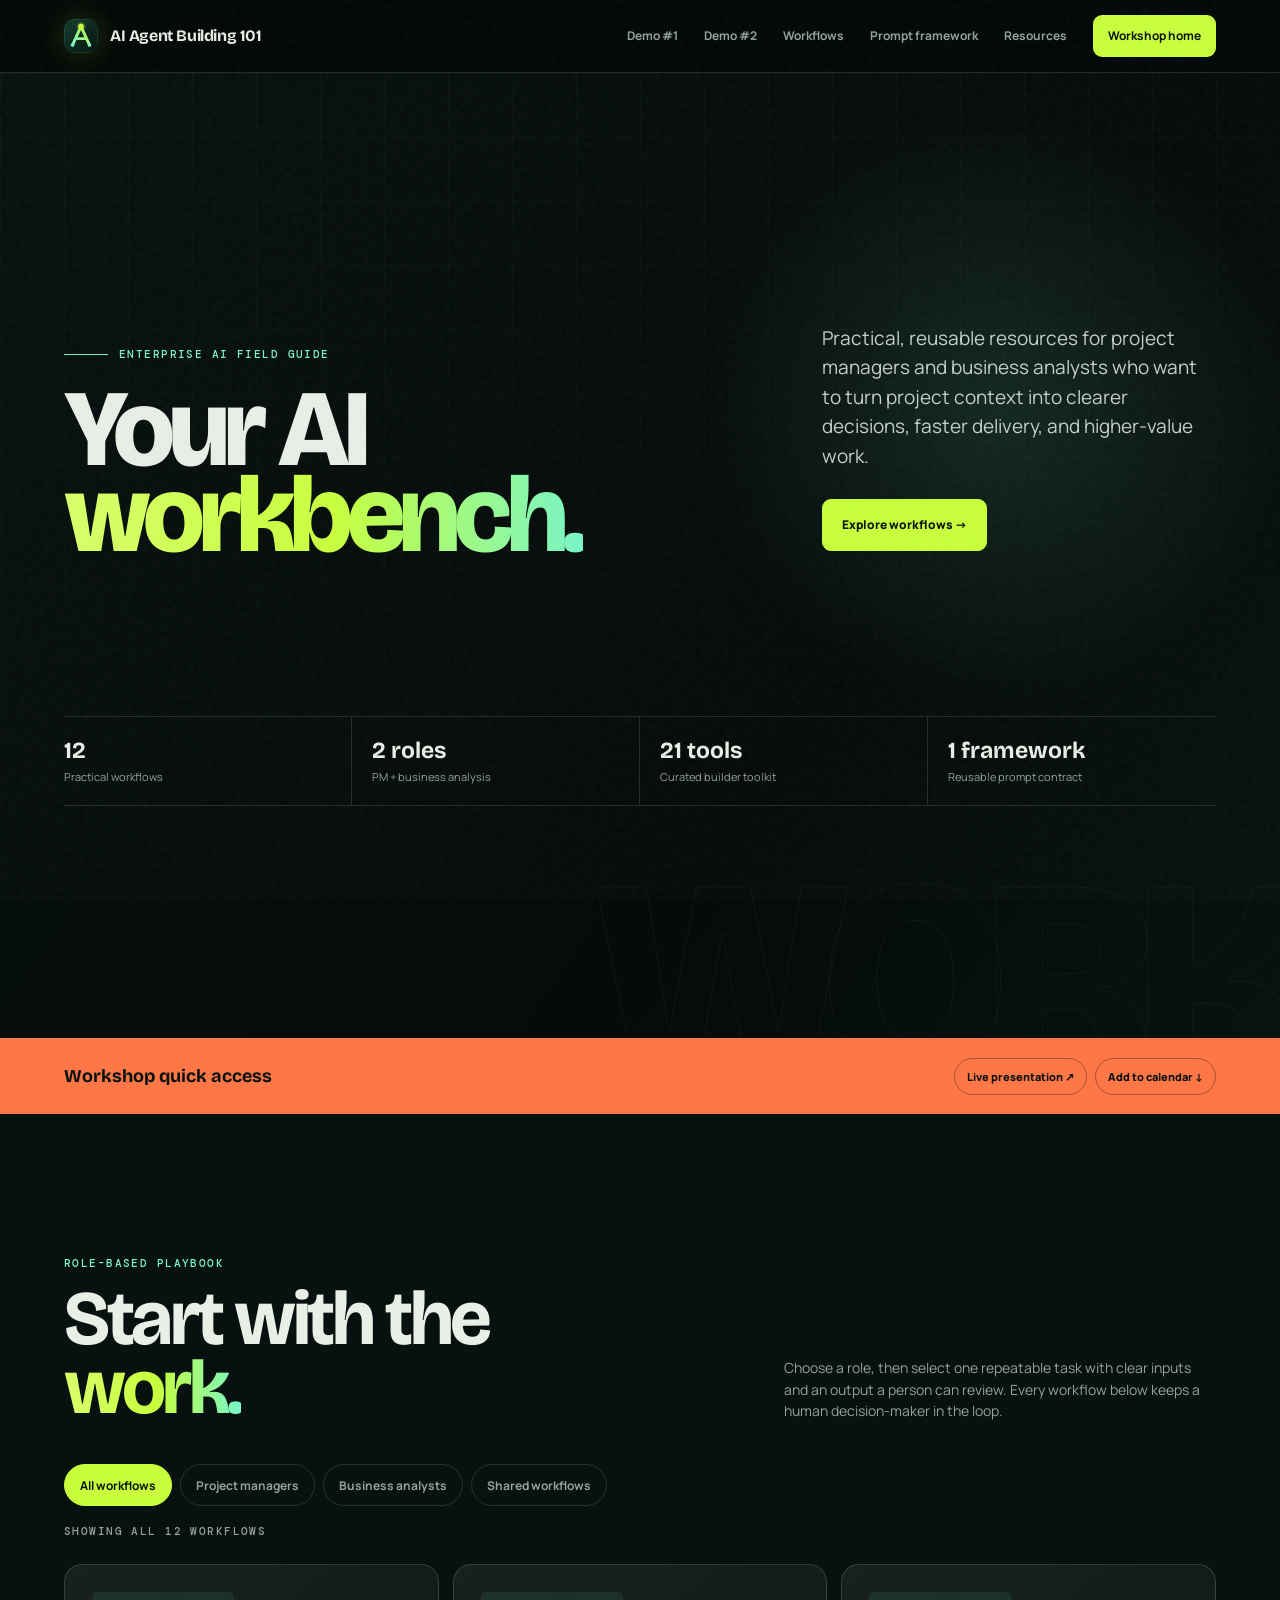
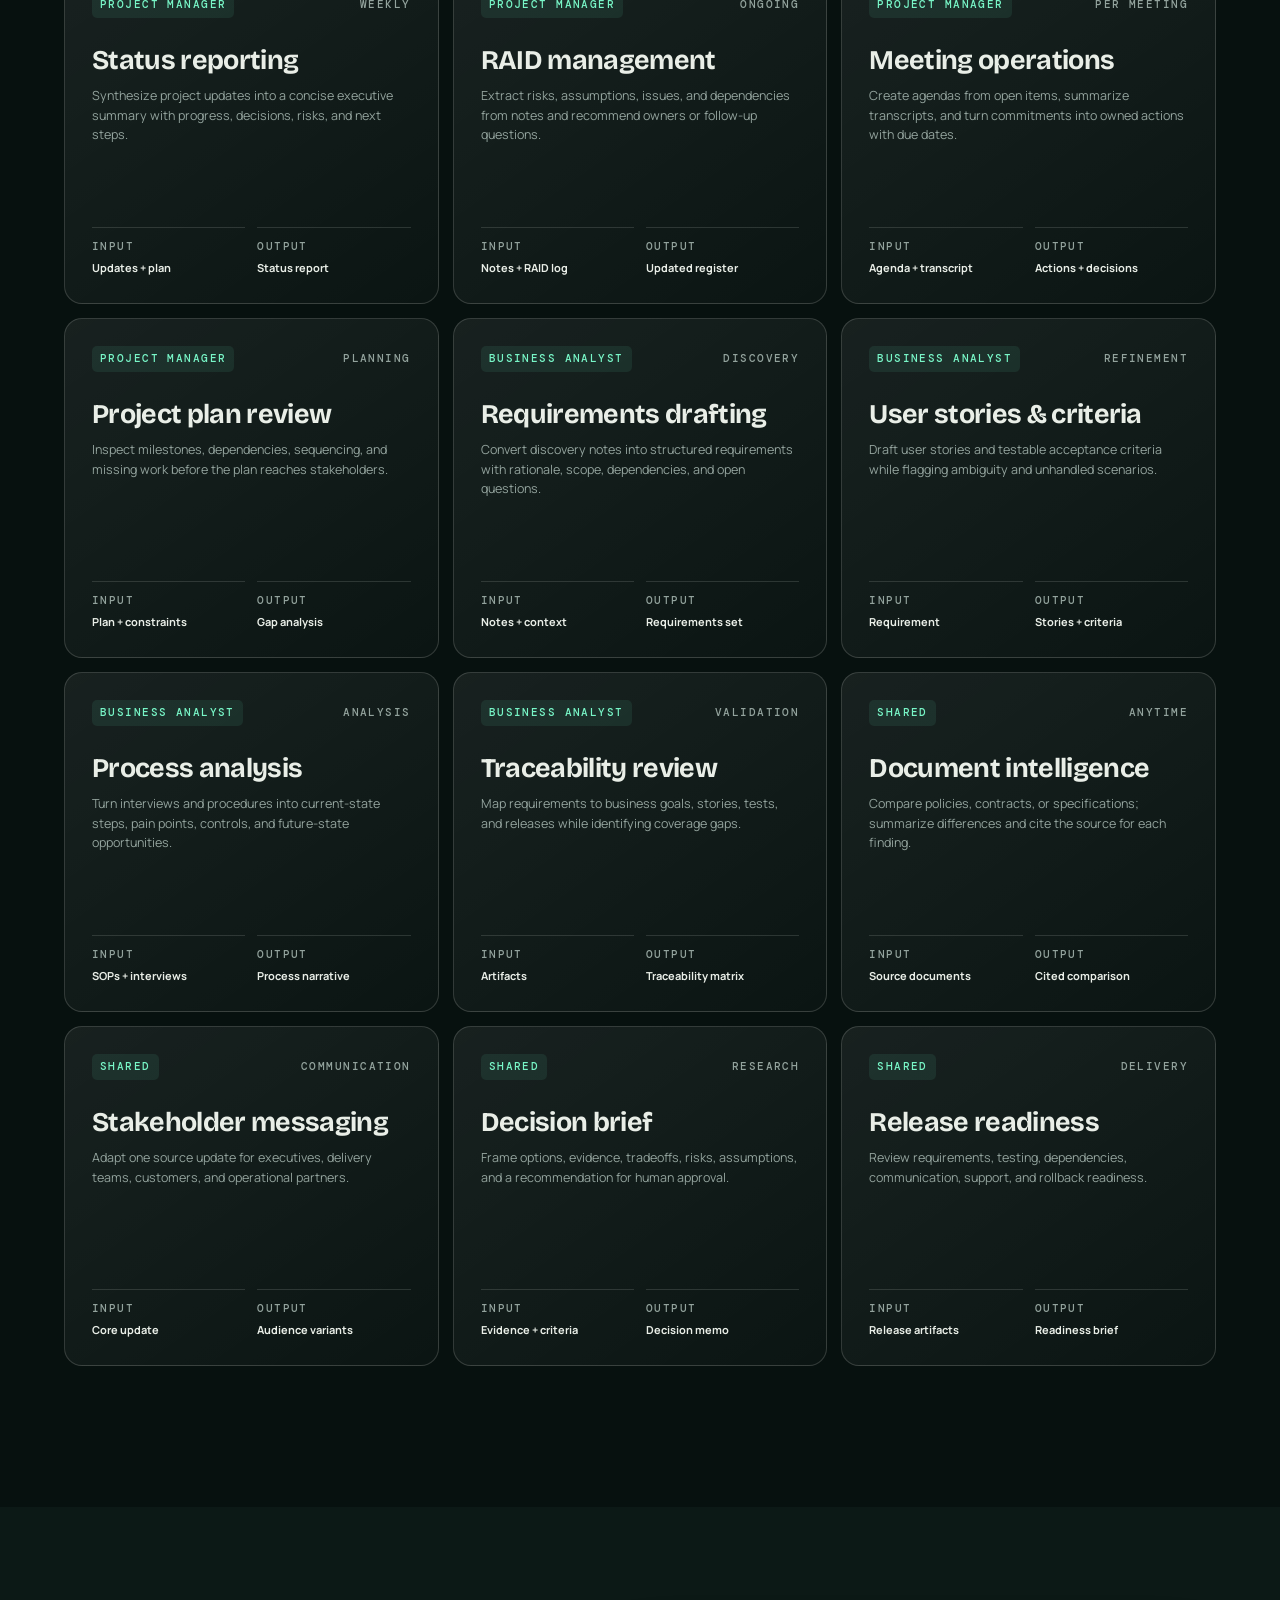
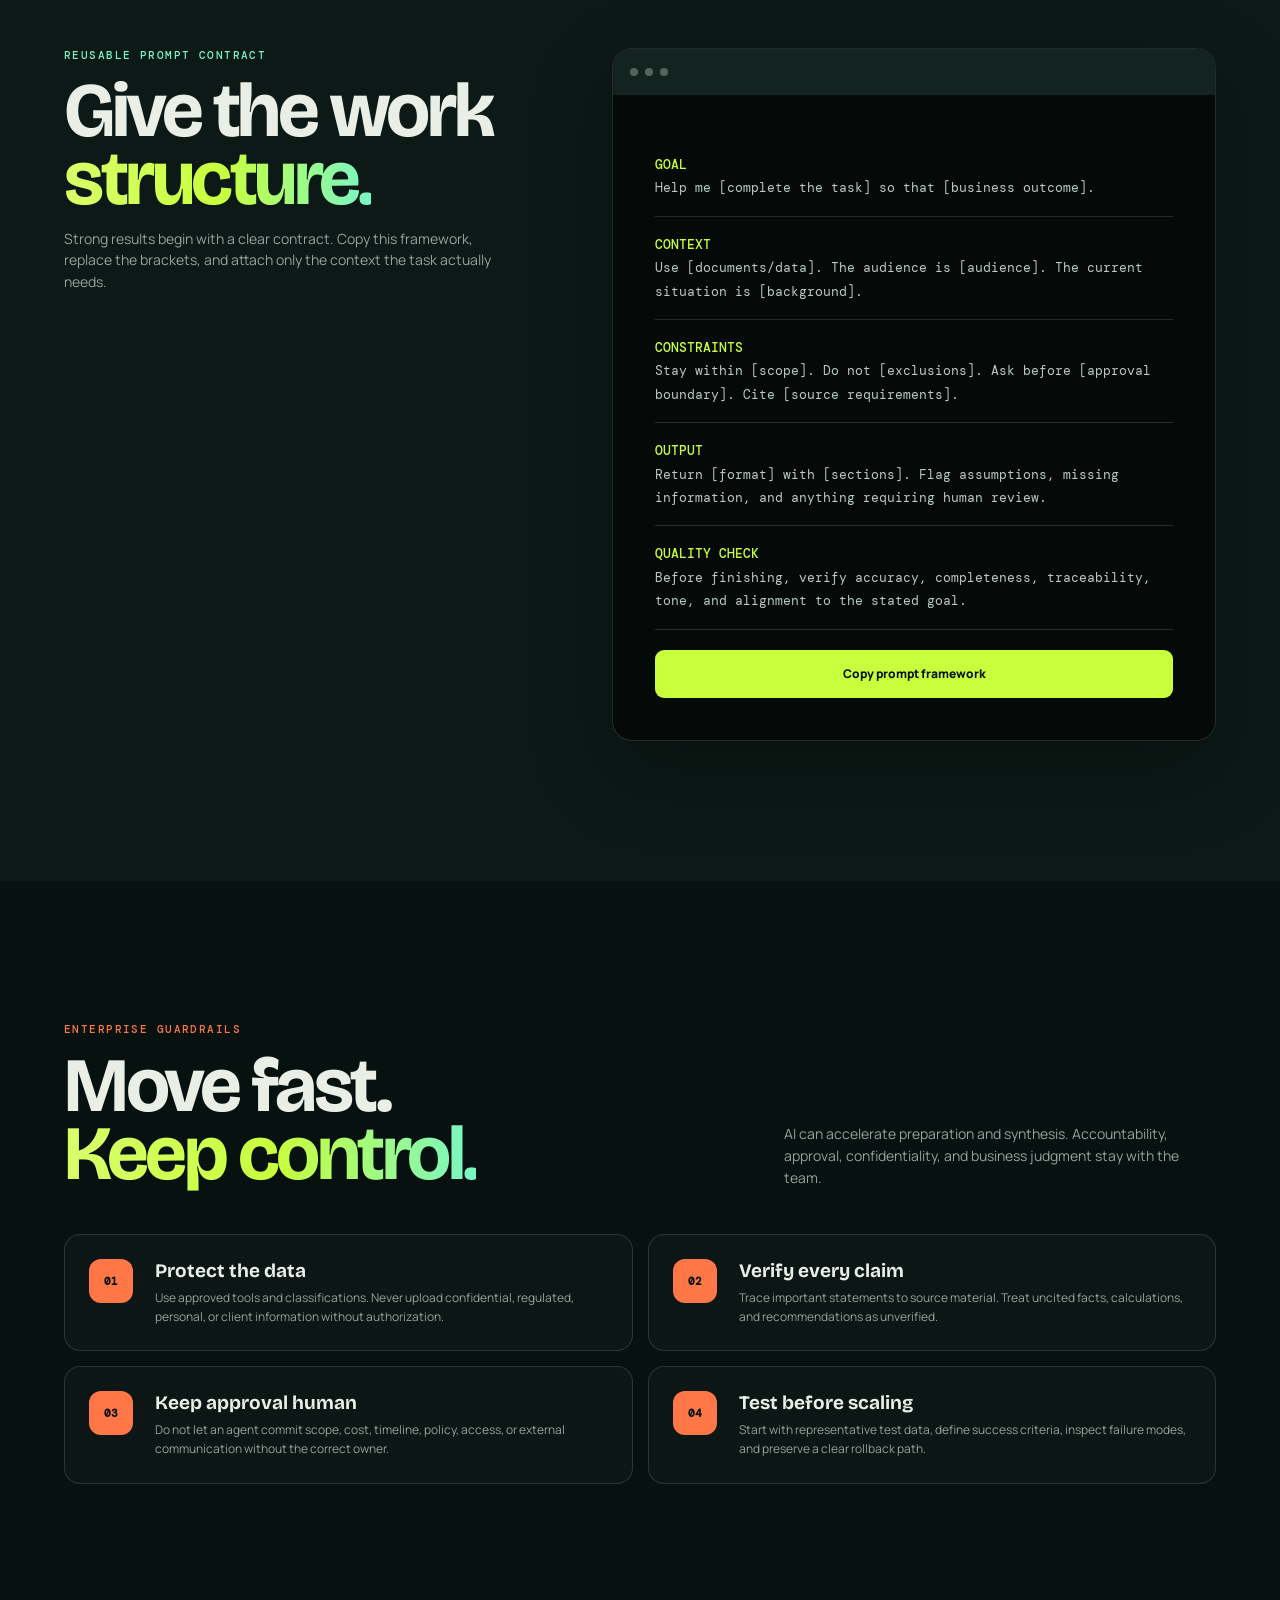
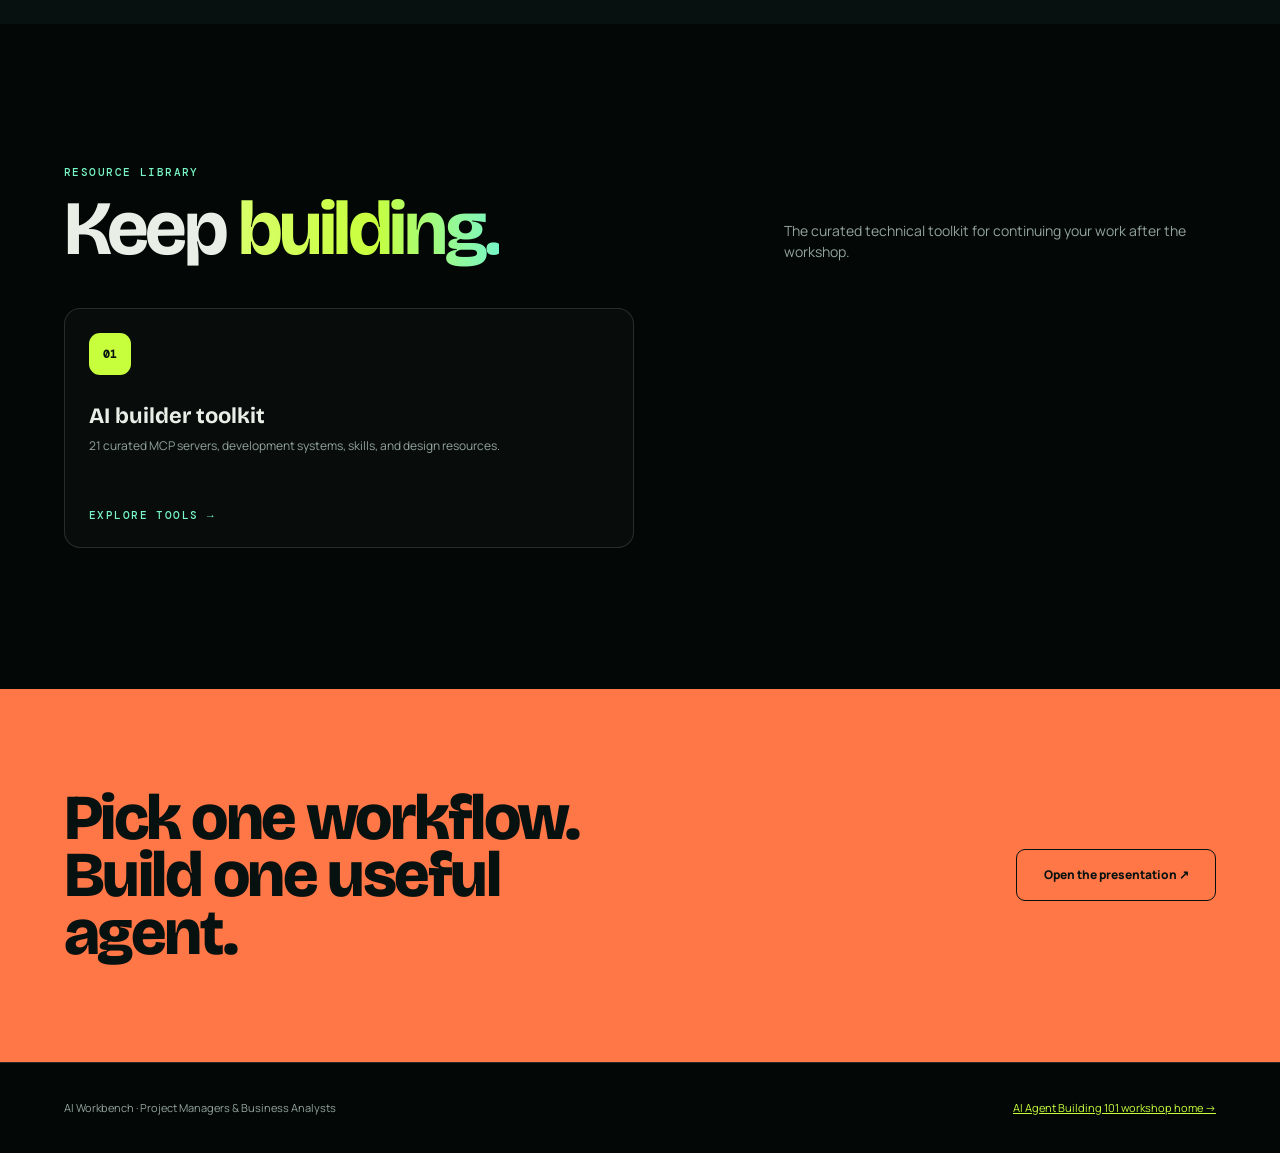
<file: resources/index.html>
<!doctype html>
<html lang="en">
<head>
  <meta charset="utf-8">
  <meta name="viewport" content="width=device-width, initial-scale=1, viewport-fit=cover">
  <meta name="theme-color" content="#07110f">
  <meta name="description" content="A practical AI resource center for project managers and business analysts: workflows, prompts, tools, and governance guidance.">
  <meta property="og:title" content="AI Workbench for PMs & Business Analysts">
  <meta property="og:description" content="Practical AI workflows, resources, and tools for project delivery and business analysis.">
  <meta property="og:type" content="website">
  <meta property="og:url" content="https://aiagentindex.vercel.app/resources/">
  <link rel="canonical" href="https://aiagentindex.vercel.app/resources/">
  <link rel="icon" href="../assets/logo.svg" type="image/svg+xml">
  <link rel="icon" href="../assets/favicon-32.png" sizes="32x32" type="image/png">
  <link rel="icon" href="../assets/favicon-16.png" sizes="16x16" type="image/png">
  <link rel="apple-touch-icon" href="../assets/apple-touch-icon.png">
  <meta property="og:image" content="https://aiagentindex.vercel.app/assets/logo-512.png">
  <title>AI Workbench — Project Managers & Business Analysts</title>
  <link rel="preconnect" href="https://fonts.googleapis.com">
  <link rel="preconnect" href="https://fonts.gstatic.com" crossorigin>
  <link href="https://fonts.googleapis.com/css2?family=Bricolage+Grotesque:opsz,wdth,wght@12..96,75..100,600..800&family=DM+Mono:wght@400;500&family=Manrope:wght@400;500;600;700;800&display=swap" rel="stylesheet">
  <style>
    :root{--ink:#07110f;--panel:#0c1916;--panel-2:#10231e;--paper:#e9eee7;--muted:#93a39d;--lime:#c8ff3d;--mint:#78f6c7;--orange:#ff7747;--blue:#5aa7ff;--line:rgba(233,238,231,.14);--pad:clamp(20px,5vw,76px);--max:1240px}
    *{box-sizing:border-box}html{scroll-behavior:smooth;scroll-padding-top:92px}body{margin:0;color:var(--paper);background:var(--ink);font-family:Manrope,sans-serif;line-height:1.55;-webkit-font-smoothing:antialiased}body::before{content:"";position:fixed;inset:0;z-index:20;pointer-events:none;opacity:.04;background-image:url("data:image/svg+xml,%3Csvg viewBox='0 0 180 180' xmlns='http://www.w3.org/2000/svg'%3E%3Cfilter id='n'%3E%3CfeTurbulence type='fractalNoise' baseFrequency='.86' numOctaves='3' stitchTiles='stitch'/%3E%3C/filter%3E%3Crect width='100%25' height='100%25' filter='url(%23n)' opacity='.9'/%3E%3C/svg%3E")}a{color:inherit}:focus-visible{outline:3px solid var(--orange);outline-offset:4px}::selection{color:var(--ink);background:var(--lime)}
    .shell{width:min(calc(100% - 2*var(--pad)),var(--max));margin-inline:auto}.mono{font:500 11px/1.4 "DM Mono",monospace;letter-spacing:.13em;text-transform:uppercase}.skip{position:fixed;left:18px;top:-80px;z-index:100;padding:12px 16px;color:var(--ink);background:var(--lime);border-radius:8px;font-weight:800}.skip:focus{top:18px}
    .topbar{position:sticky;top:0;z-index:15;border-bottom:1px solid var(--line);background:rgba(3,8,6,.91);backdrop-filter:blur(18px)}.topbar-inner{min-height:72px;display:flex;align-items:center;justify-content:space-between;gap:24px}.brand{display:flex;align-items:center;gap:12px;text-decoration:none;font-family:"Bricolage Grotesque",sans-serif;font-weight:700;letter-spacing:-.025em}.brand-mark{display:grid;width:34px;height:34px;place-items:center;overflow:hidden;border-radius:10px;flex:none;box-shadow:0 0 28px rgba(200,255,61,.17)}.brand-mark img{width:100%;height:100%;display:block}nav{display:flex;align-items:center;gap:26px}nav a{color:var(--muted);text-decoration:none;font-size:12px;font-weight:700}nav a:hover{color:var(--paper)}.nav-primary{min-height:42px;display:inline-flex;align-items:center;padding:0 15px;color:var(--ink)!important;background:var(--lime);border-radius:9px}
    .hero{position:relative;min-height:740px;display:flex;align-items:center;overflow:hidden;background:radial-gradient(circle at 78% 35%,rgba(120,246,199,.12),transparent 25%),linear-gradient(125deg,#07110f,#050b09 65%,#07130f)}.hero::before{content:"";position:absolute;inset:0;background-image:linear-gradient(rgba(200,255,61,.03) 1px,transparent 1px),linear-gradient(90deg,rgba(200,255,61,.03) 1px,transparent 1px);background-size:64px 64px;mask-image:linear-gradient(to bottom,#000,transparent 92%)}.hero::after{content:"WORK";position:absolute;right:-.03em;bottom:-.2em;color:transparent;-webkit-text-stroke:1px rgba(233,238,231,.04);font:800 clamp(140px,22vw,350px)/.8 "Bricolage Grotesque",sans-serif;letter-spacing:-.08em}.hero-grid{position:relative;z-index:2;display:grid;grid-template-columns:1.25fr .75fr;gap:8vw;align-items:end;padding-block:110px 90px}.eyebrow{display:flex;align-items:center;gap:11px;color:var(--mint)}.eyebrow::before{content:"";width:44px;height:1px;background:currentColor}.hero h1{margin:25px 0 0;max-width:9ch;font:800 clamp(66px,8.5vw,126px)/.79 "Bricolage Grotesque",sans-serif;letter-spacing:-.055em}.gradient{color:transparent;background:linear-gradient(90deg,#d8ff6a,var(--lime) 52%,var(--mint));background-clip:text;-webkit-background-clip:text}.hero-copy{padding-bottom:8px}.hero-copy>p{margin:0;color:#c5cfca;font-size:clamp(16px,1.5vw,19px)}.hero-actions{display:flex;flex-wrap:wrap;gap:11px;margin-top:28px}.button{min-height:52px;display:inline-flex;align-items:center;justify-content:center;padding:0 19px;border:1px solid var(--line);border-radius:9px;text-decoration:none;font-size:12px;font-weight:800;transition:transform .2s,background .2s,color .2s}.button:hover{transform:translateY(-3px)}.button-primary{color:var(--ink);background:var(--lime);border-color:var(--lime)}.button-secondary:hover{color:var(--ink);background:var(--paper)}.hero-metrics{grid-column:1/-1;display:grid;grid-template-columns:repeat(4,1fr);margin-top:55px;border-block:1px solid var(--line)}.metric{padding:20px;border-right:1px solid var(--line)}.metric:first-child{padding-left:0}.metric:last-child{border:0}.metric b{display:block;font:700 23px "Bricolage Grotesque",sans-serif}.metric span{display:block;margin-top:4px;color:var(--muted);font-size:11px}
    .quickbar{border-block:1px solid var(--ink);background:var(--orange);color:var(--ink)}.quickbar-inner{min-height:76px;display:flex;align-items:center;justify-content:space-between;gap:20px}.quickbar strong{font:700 18px "Bricolage Grotesque",sans-serif}.quick-links{display:flex;flex-wrap:wrap;gap:8px}.quick-links a{padding:9px 12px;border:1px solid rgba(7,17,15,.35);border-radius:999px;text-decoration:none;font-size:11px;font-weight:800}.quick-links a:hover{background:var(--ink);color:var(--paper)}
    section{padding-block:clamp(90px,11vw,145px)}.section-head{display:grid;grid-template-columns:1fr .7fr;gap:8vw;align-items:end}.section-head h2{margin:14px 0 0;max-width:10ch;font:700 clamp(48px,6vw,82px)/.89 "Bricolage Grotesque",sans-serif;letter-spacing:-.045em}.section-head p{margin:0;color:var(--muted);font-size:14px}.role-controls{display:flex;flex-wrap:wrap;gap:8px;margin-top:42px}.role-button{min-height:42px;padding:0 15px;color:var(--muted);background:transparent;border:1px solid var(--line);border-radius:999px;font:700 12px Manrope;cursor:pointer}.role-button:hover,.role-button.active{color:var(--ink);background:var(--lime);border-color:var(--lime)}
    .workflow-grid{display:grid;grid-template-columns:repeat(3,1fr);gap:14px;margin-top:25px}.workflow{position:relative;min-height:340px;display:flex;flex-direction:column;padding:27px;background:linear-gradient(145deg,rgba(255,255,255,.07),rgba(255,255,255,.018));border:1px solid rgba(233,238,231,.17);border-radius:18px;overflow:hidden;transition:transform .25s,border-color .25s}.workflow:hover{transform:translateY(-5px);border-color:var(--lime)}.workflow[hidden]{display:none}.workflow-top{display:flex;align-items:center;justify-content:space-between}.role-tag{padding:5px 8px;color:var(--mint);background:rgba(120,246,199,.08);border-radius:5px}.effort{color:var(--muted)}.workflow h3{margin:28px 0 0;font:700 27px/1.05 "Bricolage Grotesque",sans-serif;letter-spacing:-.025em}.workflow>p{margin:12px 0 0;color:var(--muted);font-size:12.5px}.io{display:grid;grid-template-columns:1fr 1fr;gap:12px;margin-top:auto;padding-top:26px}.io div{padding-top:11px;border-top:1px solid var(--line)}.io span,.io b{display:block}.io span{color:var(--muted)}.io b{margin-top:5px;font-size:11px}.workflow-count{margin-top:18px;color:var(--muted)}
    .framework{background:var(--panel)}.framework-grid{display:grid;grid-template-columns:.85fr 1.15fr;gap:8vw;align-items:start}.framework-copy{position:sticky;top:120px}.framework h2{margin:15px 0 0;font:700 clamp(50px,6vw,84px)/.88 "Bricolage Grotesque",sans-serif;letter-spacing:-.045em}.framework-copy p{color:var(--muted);font-size:14px}.contract{border:1px solid var(--line);border-radius:20px;overflow:hidden;background:#050a09;box-shadow:0 30px 80px rgba(0,0,0,.25)}.contract-bar{height:46px;display:flex;align-items:center;gap:7px;padding:0 17px;background:#13231f}.dot{width:8px;height:8px;border-radius:50%;background:#53635d}.contract-body{padding:clamp(25px,4vw,42px);font:13px/1.8 "DM Mono",monospace;color:#b9cac3}.contract-line{padding:16px 0;border-bottom:1px solid var(--line)}.contract-line:last-child{border:0}.contract-line b{display:block;color:var(--lime);font-weight:500}.copy-button{width:100%;min-height:48px;margin-top:20px;color:var(--ink);background:var(--lime);border:0;border-radius:9px;font:800 12px Manrope;cursor:pointer}.copy-button:hover{background:var(--mint)}
    .governance-grid{display:grid;grid-template-columns:1fr 1fr;gap:15px;margin-top:46px}.guardrail{display:grid;grid-template-columns:48px 1fr;gap:18px;padding:24px;border:1px solid var(--line);border-radius:16px;background:rgba(255,255,255,.025)}.guardrail-num{display:grid;width:44px;height:44px;place-items:center;color:var(--ink);background:var(--orange);border-radius:12px;font:800 11px "DM Mono"}.guardrail h3{margin:0;font:700 19px "Bricolage Grotesque"}.guardrail p{margin:7px 0 0;color:var(--muted);font-size:12px}
    .library{background:#030806}.library-grid{display:grid;grid-template-columns:repeat(2,1fr);gap:13px;margin-top:45px}.library-card{min-height:240px;display:flex;flex-direction:column;padding:24px;border:1px solid var(--line);border-radius:16px;text-decoration:none;background:rgba(255,255,255,.025);transition:transform .2s,border-color .2s}.library-card:hover{transform:translateY(-4px);border-color:var(--lime)}.library-card .icon{display:grid;width:42px;height:42px;place-items:center;color:var(--ink);background:var(--lime);border-radius:11px;font:800 11px "DM Mono"}.library-card h3{margin:28px 0 0;font:700 22px "Bricolage Grotesque"}.library-card p{margin:8px 0 0;color:var(--muted);font-size:12px}.library-card span:last-child{margin-top:auto;padding-top:20px;color:var(--mint)}
    .cta{padding-block:100px;background:var(--orange);color:var(--ink)}.cta-inner{display:grid;grid-template-columns:1fr auto;gap:40px;align-items:center}.cta h2{margin:0;max-width:14ch;font:800 clamp(40px,5vw,70px)/.9 "Bricolage Grotesque";letter-spacing:-.04em}.cta .button{border-color:var(--ink);min-width:200px}.cta .button:hover{color:var(--paper);background:var(--ink)}footer{background:#030806;border-top:1px solid var(--line)}.footer-inner{min-height:90px;display:flex;align-items:center;justify-content:space-between;gap:20px;color:var(--muted);font-size:11px}.footer-inner a{color:var(--lime)}
    .toast{position:fixed;left:50%;bottom:24px;z-index:30;padding:10px 15px;color:var(--ink);background:var(--paper);border-radius:999px;font:500 11px "DM Mono";opacity:0;transform:translate(-50%,18px);transition:.25s;pointer-events:none}.toast.show{opacity:1;transform:translate(-50%,0)}
    @media(max-width:920px){nav a:not(.nav-primary){display:none}.hero-grid,.section-head,.framework-grid{grid-template-columns:1fr}.hero-copy{max-width:600px}.workflow-grid{grid-template-columns:1fr 1fr}.framework-copy{position:static}.library-grid{grid-template-columns:1fr 1fr}.quickbar-inner{padding-block:16px;align-items:flex-start;flex-direction:column}.cta-inner{grid-template-columns:1fr;justify-items:start}}
    @media(max-width:620px){:root{--pad:20px}.hero{min-height:auto}.hero-grid{padding-block:80px 50px}.hero h1{max-width:100%;font-size:clamp(54px,17vw,72px);letter-spacing:-.06em}.hero-metrics{grid-template-columns:1fr 1fr}.metric{padding:15px 10px}.metric:nth-child(2){border-right:0}.metric:nth-child(-n+2){border-bottom:1px solid var(--line)}.workflow-grid,.governance-grid,.library-grid{grid-template-columns:1fr}.workflow{min-height:310px}.section-head h2{font-size:48px}.quick-links{gap:6px}.quick-links a{font-size:10px}.cta .button{min-width:0}.footer-inner{padding-block:25px;align-items:flex-start;flex-direction:column}}
    @media(prefers-reduced-motion:reduce){html{scroll-behavior:auto}*,*::before,*::after{transition-duration:.01ms!important}}
  </style>
</head>
<body>
  <a class="skip" href="#main">Skip to resources</a>
  <header class="topbar"><div class="shell topbar-inner"><a class="brand" href="/"><span class="brand-mark"><img src="../assets/logo.svg" width="34" height="34" alt="" loading="eager"></span><span>AI Agent Building 101</span></a><nav aria-label="Resource page navigation"><a href="/demo-1/">Demo #1</a><a href="/demo-2/">Demo #2</a><a href="#workflows">Workflows</a><a href="#framework">Prompt framework</a><a href="#library">Resources</a><a class="nav-primary" href="/">Workshop home</a></nav></div></header>
  <main id="main">
    <section class="hero"><div class="shell hero-grid"><div><div class="eyebrow mono">Enterprise AI field guide</div><h1>Your AI <span class="gradient">workbench.</span></h1></div><div class="hero-copy"><p>Practical, reusable resources for project managers and business analysts who want to turn project context into clearer decisions, faster delivery, and higher-value work.</p><div class="hero-actions"><a class="button button-primary" href="#workflows">Explore workflows →</a></div></div><div class="hero-metrics"><div class="metric"><b>12</b><span>Practical workflows</span></div><div class="metric"><b>2 roles</b><span>PM + business analysis</span></div><div class="metric"><b>21 tools</b><span>Curated builder toolkit</span></div><div class="metric"><b>1 framework</b><span>Reusable prompt contract</span></div></div></div></section>
    <div class="quickbar"><div class="shell quickbar-inner"><strong>Workshop quick access</strong><div class="quick-links"><a href="https://aiagentspresentation.vercel.app/presenter#1" target="_blank" rel="noopener noreferrer">Live presentation ↗</a><a href="/event.ics" download>Add to calendar ↓</a></div></div></div>

    <section id="workflows"><div class="shell"><div class="section-head"><div><div class="mono" style="color:var(--mint)">Role-based playbook</div><h2>Start with the <span class="gradient">work.</span></h2></div><p>Choose a role, then select one repeatable task with clear inputs and an output a person can review. Every workflow below keeps a human decision-maker in the loop.</p></div><div class="role-controls" role="group" aria-label="Filter workflows by role"><button class="role-button active" type="button" data-role="all" aria-pressed="true">All workflows</button><button class="role-button" type="button" data-role="pm" aria-pressed="false">Project managers</button><button class="role-button" type="button" data-role="ba" aria-pressed="false">Business analysts</button><button class="role-button" type="button" data-role="both" aria-pressed="false">Shared workflows</button></div><div class="workflow-count mono" id="workflow-count" aria-live="polite">Showing all 12 workflows</div>
      <div class="workflow-grid" id="workflow-grid">
        <article class="workflow" data-role="pm"><div class="workflow-top"><span class="role-tag mono">Project manager</span><span class="effort mono">Weekly</span></div><h3>Status reporting</h3><p>Synthesize project updates into a concise executive summary with progress, decisions, risks, and next steps.</p><div class="io"><div><span class="mono">Input</span><b>Updates + plan</b></div><div><span class="mono">Output</span><b>Status report</b></div></div></article>
        <article class="workflow" data-role="pm"><div class="workflow-top"><span class="role-tag mono">Project manager</span><span class="effort mono">Ongoing</span></div><h3>RAID management</h3><p>Extract risks, assumptions, issues, and dependencies from notes and recommend owners or follow-up questions.</p><div class="io"><div><span class="mono">Input</span><b>Notes + RAID log</b></div><div><span class="mono">Output</span><b>Updated register</b></div></div></article>
        <article class="workflow" data-role="pm"><div class="workflow-top"><span class="role-tag mono">Project manager</span><span class="effort mono">Per meeting</span></div><h3>Meeting operations</h3><p>Create agendas from open items, summarize transcripts, and turn commitments into owned actions with due dates.</p><div class="io"><div><span class="mono">Input</span><b>Agenda + transcript</b></div><div><span class="mono">Output</span><b>Actions + decisions</b></div></div></article>
        <article class="workflow" data-role="pm"><div class="workflow-top"><span class="role-tag mono">Project manager</span><span class="effort mono">Planning</span></div><h3>Project plan review</h3><p>Inspect milestones, dependencies, sequencing, and missing work before the plan reaches stakeholders.</p><div class="io"><div><span class="mono">Input</span><b>Plan + constraints</b></div><div><span class="mono">Output</span><b>Gap analysis</b></div></div></article>
        <article class="workflow" data-role="ba"><div class="workflow-top"><span class="role-tag mono">Business analyst</span><span class="effort mono">Discovery</span></div><h3>Requirements drafting</h3><p>Convert discovery notes into structured requirements with rationale, scope, dependencies, and open questions.</p><div class="io"><div><span class="mono">Input</span><b>Notes + context</b></div><div><span class="mono">Output</span><b>Requirements set</b></div></div></article>
        <article class="workflow" data-role="ba"><div class="workflow-top"><span class="role-tag mono">Business analyst</span><span class="effort mono">Refinement</span></div><h3>User stories & criteria</h3><p>Draft user stories and testable acceptance criteria while flagging ambiguity and unhandled scenarios.</p><div class="io"><div><span class="mono">Input</span><b>Requirement</b></div><div><span class="mono">Output</span><b>Stories + criteria</b></div></div></article>
        <article class="workflow" data-role="ba"><div class="workflow-top"><span class="role-tag mono">Business analyst</span><span class="effort mono">Analysis</span></div><h3>Process analysis</h3><p>Turn interviews and procedures into current-state steps, pain points, controls, and future-state opportunities.</p><div class="io"><div><span class="mono">Input</span><b>SOPs + interviews</b></div><div><span class="mono">Output</span><b>Process narrative</b></div></div></article>
        <article class="workflow" data-role="ba"><div class="workflow-top"><span class="role-tag mono">Business analyst</span><span class="effort mono">Validation</span></div><h3>Traceability review</h3><p>Map requirements to business goals, stories, tests, and releases while identifying coverage gaps.</p><div class="io"><div><span class="mono">Input</span><b>Artifacts</b></div><div><span class="mono">Output</span><b>Traceability matrix</b></div></div></article>
        <article class="workflow" data-role="both"><div class="workflow-top"><span class="role-tag mono">Shared</span><span class="effort mono">Anytime</span></div><h3>Document intelligence</h3><p>Compare policies, contracts, or specifications; summarize differences and cite the source for each finding.</p><div class="io"><div><span class="mono">Input</span><b>Source documents</b></div><div><span class="mono">Output</span><b>Cited comparison</b></div></div></article>
        <article class="workflow" data-role="both"><div class="workflow-top"><span class="role-tag mono">Shared</span><span class="effort mono">Communication</span></div><h3>Stakeholder messaging</h3><p>Adapt one source update for executives, delivery teams, customers, and operational partners.</p><div class="io"><div><span class="mono">Input</span><b>Core update</b></div><div><span class="mono">Output</span><b>Audience variants</b></div></div></article>
        <article class="workflow" data-role="both"><div class="workflow-top"><span class="role-tag mono">Shared</span><span class="effort mono">Research</span></div><h3>Decision brief</h3><p>Frame options, evidence, tradeoffs, risks, assumptions, and a recommendation for human approval.</p><div class="io"><div><span class="mono">Input</span><b>Evidence + criteria</b></div><div><span class="mono">Output</span><b>Decision memo</b></div></div></article>
        <article class="workflow" data-role="both"><div class="workflow-top"><span class="role-tag mono">Shared</span><span class="effort mono">Delivery</span></div><h3>Release readiness</h3><p>Review requirements, testing, dependencies, communication, support, and rollback readiness.</p><div class="io"><div><span class="mono">Input</span><b>Release artifacts</b></div><div><span class="mono">Output</span><b>Readiness brief</b></div></div></article>
      </div></div></section>

    <section class="framework" id="framework"><div class="shell framework-grid"><div class="framework-copy"><div class="mono" style="color:var(--mint)">Reusable prompt contract</div><h2>Give the work <span class="gradient">structure.</span></h2><p>Strong results begin with a clear contract. Copy this framework, replace the brackets, and attach only the context the task actually needs.</p></div><div class="contract"><div class="contract-bar"><span class="dot"></span><span class="dot"></span><span class="dot"></span></div><div class="contract-body" id="prompt-contract"><div class="contract-line"><b>GOAL</b>Help me [complete the task] so that [business outcome].</div><div class="contract-line"><b>CONTEXT</b>Use [documents/data]. The audience is [audience]. The current situation is [background].</div><div class="contract-line"><b>CONSTRAINTS</b>Stay within [scope]. Do not [exclusions]. Ask before [approval boundary]. Cite [source requirements].</div><div class="contract-line"><b>OUTPUT</b>Return [format] with [sections]. Flag assumptions, missing information, and anything requiring human review.</div><div class="contract-line"><b>QUALITY CHECK</b>Before finishing, verify accuracy, completeness, traceability, tone, and alignment to the stated goal.</div><button class="copy-button" id="copy-prompt" type="button">Copy prompt framework</button></div></div></div></section>

    <section id="governance"><div class="shell"><div class="section-head"><div><div class="mono" style="color:var(--orange)">Enterprise guardrails</div><h2>Move fast.<br><span class="gradient">Keep control.</span></h2></div><p>AI can accelerate preparation and synthesis. Accountability, approval, confidentiality, and business judgment stay with the team.</p></div><div class="governance-grid"><div class="guardrail"><span class="guardrail-num">01</span><div><h3>Protect the data</h3><p>Use approved tools and classifications. Never upload confidential, regulated, personal, or client information without authorization.</p></div></div><div class="guardrail"><span class="guardrail-num">02</span><div><h3>Verify every claim</h3><p>Trace important statements to source material. Treat uncited facts, calculations, and recommendations as unverified.</p></div></div><div class="guardrail"><span class="guardrail-num">03</span><div><h3>Keep approval human</h3><p>Do not let an agent commit scope, cost, timeline, policy, access, or external communication without the correct owner.</p></div></div><div class="guardrail"><span class="guardrail-num">04</span><div><h3>Test before scaling</h3><p>Start with representative test data, define success criteria, inspect failure modes, and preserve a clear rollback path.</p></div></div></div></div></section>

    <section class="library" id="library"><div class="shell"><div class="section-head"><div><div class="mono" style="color:var(--mint)">Resource library</div><h2>Keep <span class="gradient">building.</span></h2></div><p>The curated technical toolkit for continuing your work after the workshop.</p></div><div class="library-grid"><a class="library-card" href="/#toolkit"><span class="icon">01</span><h3>AI builder toolkit</h3><p>21 curated MCP servers, development systems, skills, and design resources.</p><span class="mono">Explore tools →</span></a></div></div></section>
    <section class="cta"><div class="shell cta-inner"><h2>Pick one workflow. Build one useful agent.</h2><a class="button" href="https://aiagentspresentation.vercel.app/presenter#1" target="_blank" rel="noopener noreferrer">Open the presentation ↗</a></div></section>
  </main>
  <footer><div class="shell footer-inner"><span>AI Workbench · Project Managers & Business Analysts</span><a href="/">AI Agent Building 101 workshop home →</a></div></footer><div class="toast" id="toast" role="status" aria-live="polite">Prompt framework copied</div>
  <script>
    const buttons=document.querySelectorAll('.role-button'),cards=document.querySelectorAll('.workflow'),count=document.querySelector('#workflow-count');
    buttons.forEach(button=>button.addEventListener('click',()=>{const role=button.dataset.role;buttons.forEach(item=>{const active=item===button;item.classList.toggle('active',active);item.setAttribute('aria-pressed',String(active))});let visible=0;cards.forEach(card=>{card.hidden=!(role==='all'||card.dataset.role===role);if(!card.hidden)visible++});count.textContent=role==='all'?'Showing all 12 workflows':`Showing ${visible} workflow${visible===1?'':'s'}`}));
    const copy=document.querySelector('#copy-prompt'),toast=document.querySelector('#toast');
    copy.addEventListener('click',async()=>{const text=`GOAL\nHelp me [complete the task] so that [business outcome].\n\nCONTEXT\nUse [documents/data]. The audience is [audience]. The current situation is [background].\n\nCONSTRAINTS\nStay within [scope]. Do not [exclusions]. Ask before [approval boundary]. Cite [source requirements].\n\nOUTPUT\nReturn [format] with [sections]. Flag assumptions, missing information, and anything requiring human review.\n\nQUALITY CHECK\nBefore finishing, verify accuracy, completeness, traceability, tone, and alignment to the stated goal.`;try{await navigator.clipboard.writeText(text);toast.classList.add('show');setTimeout(()=>toast.classList.remove('show'),1800)}catch{copy.textContent='Select and copy the framework above'}});
  </script>
</body>
</html>
</file>
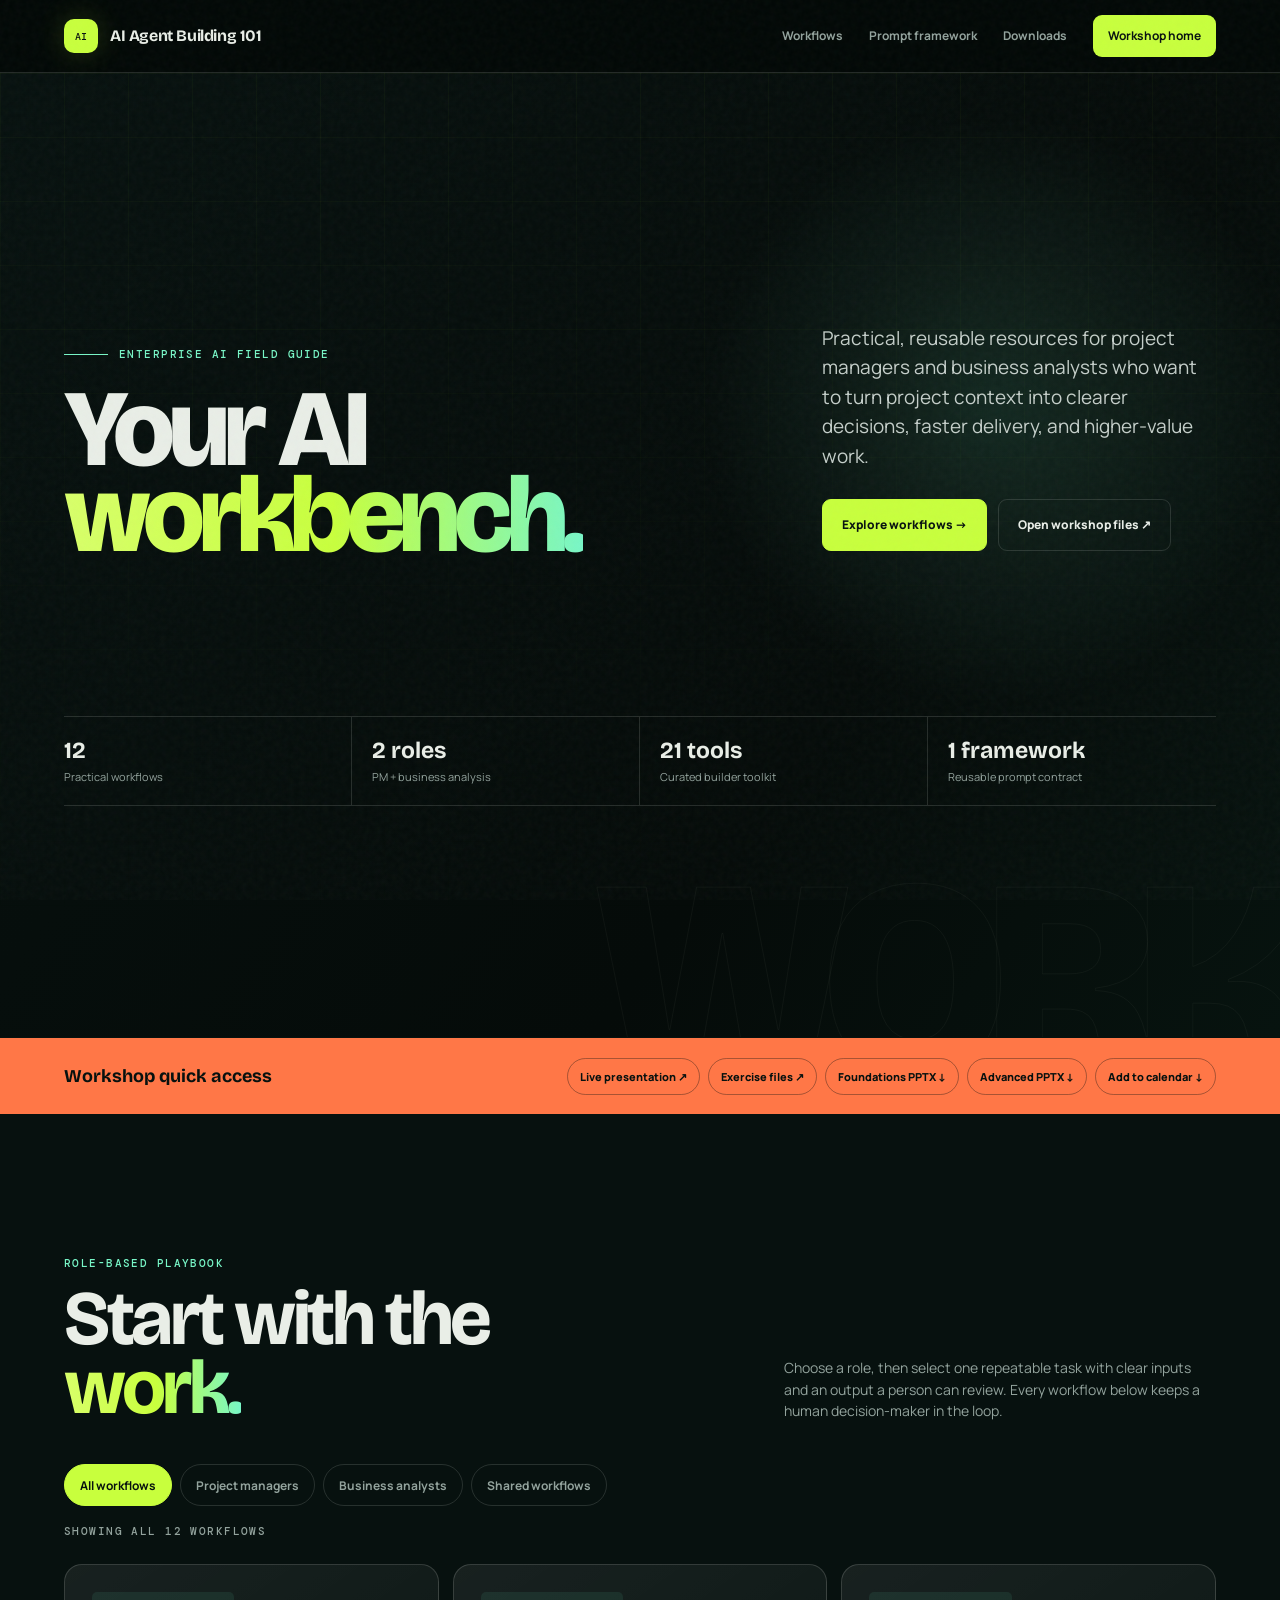
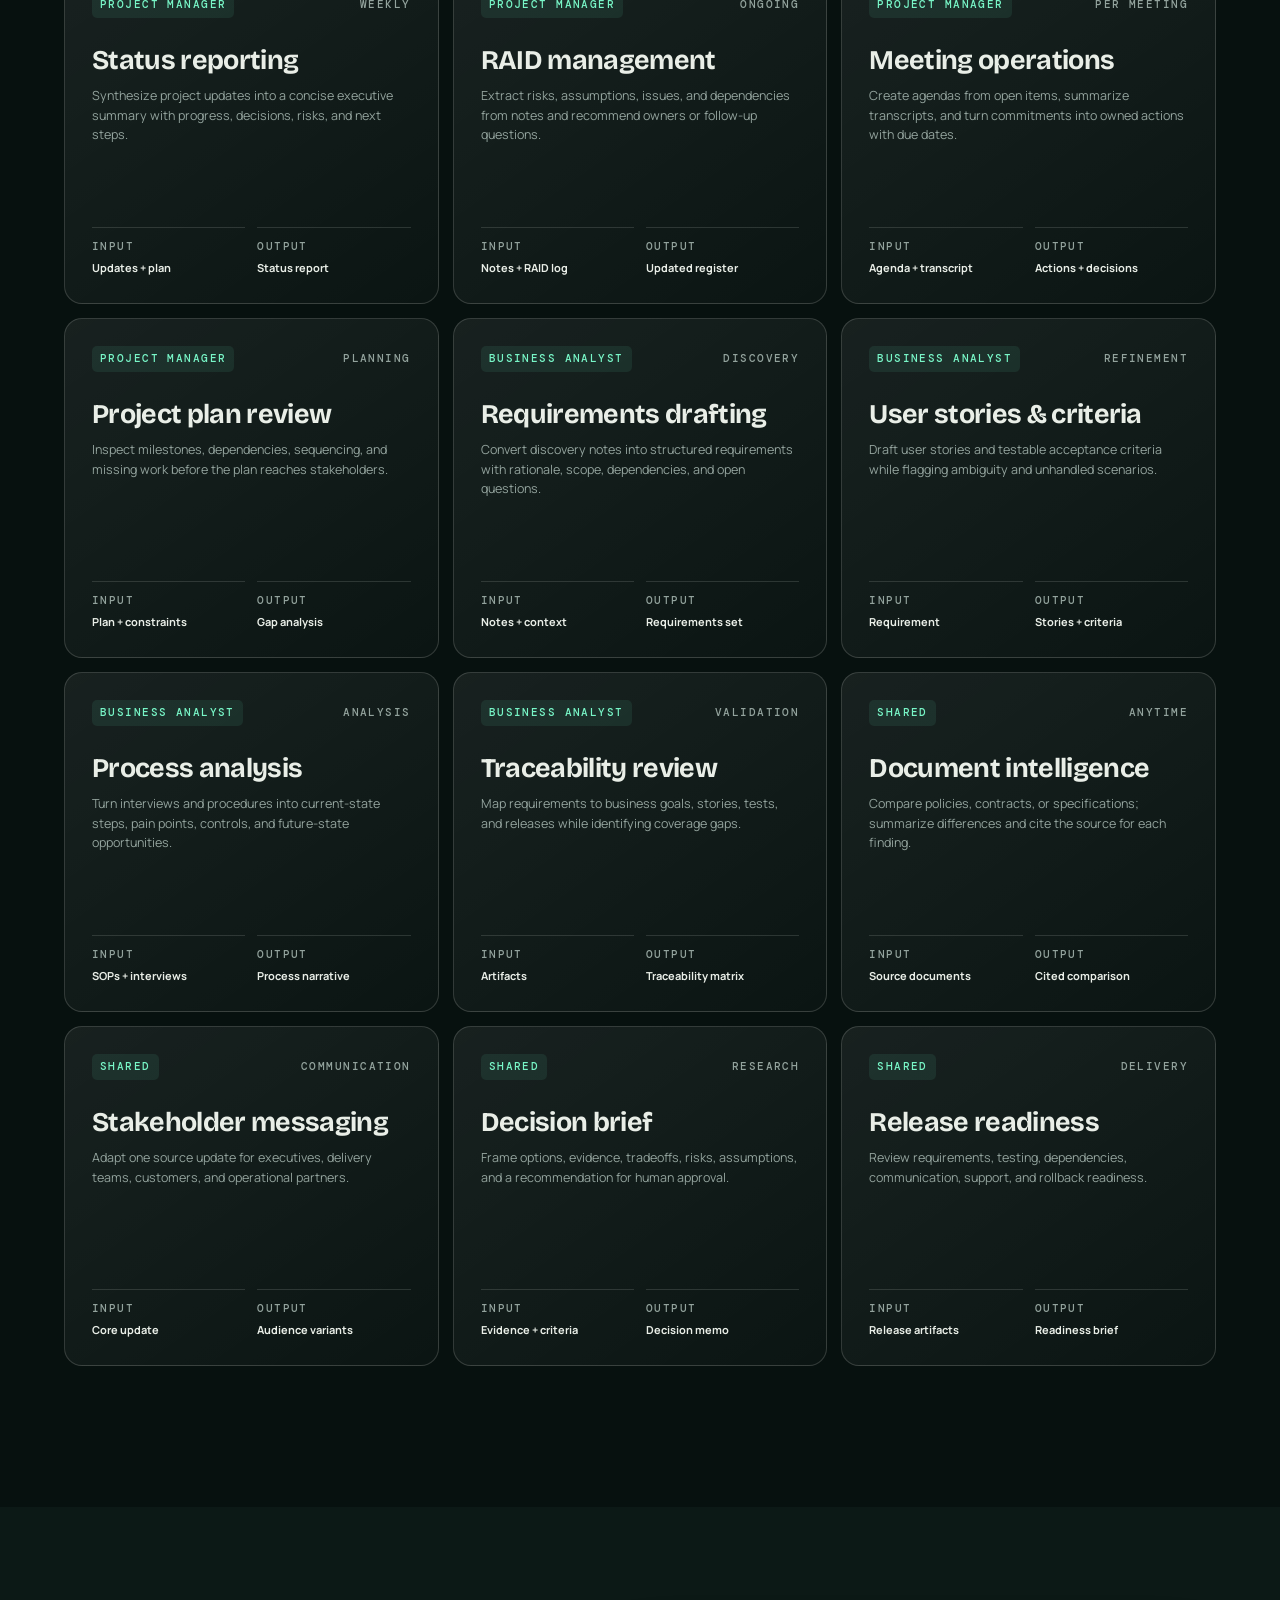
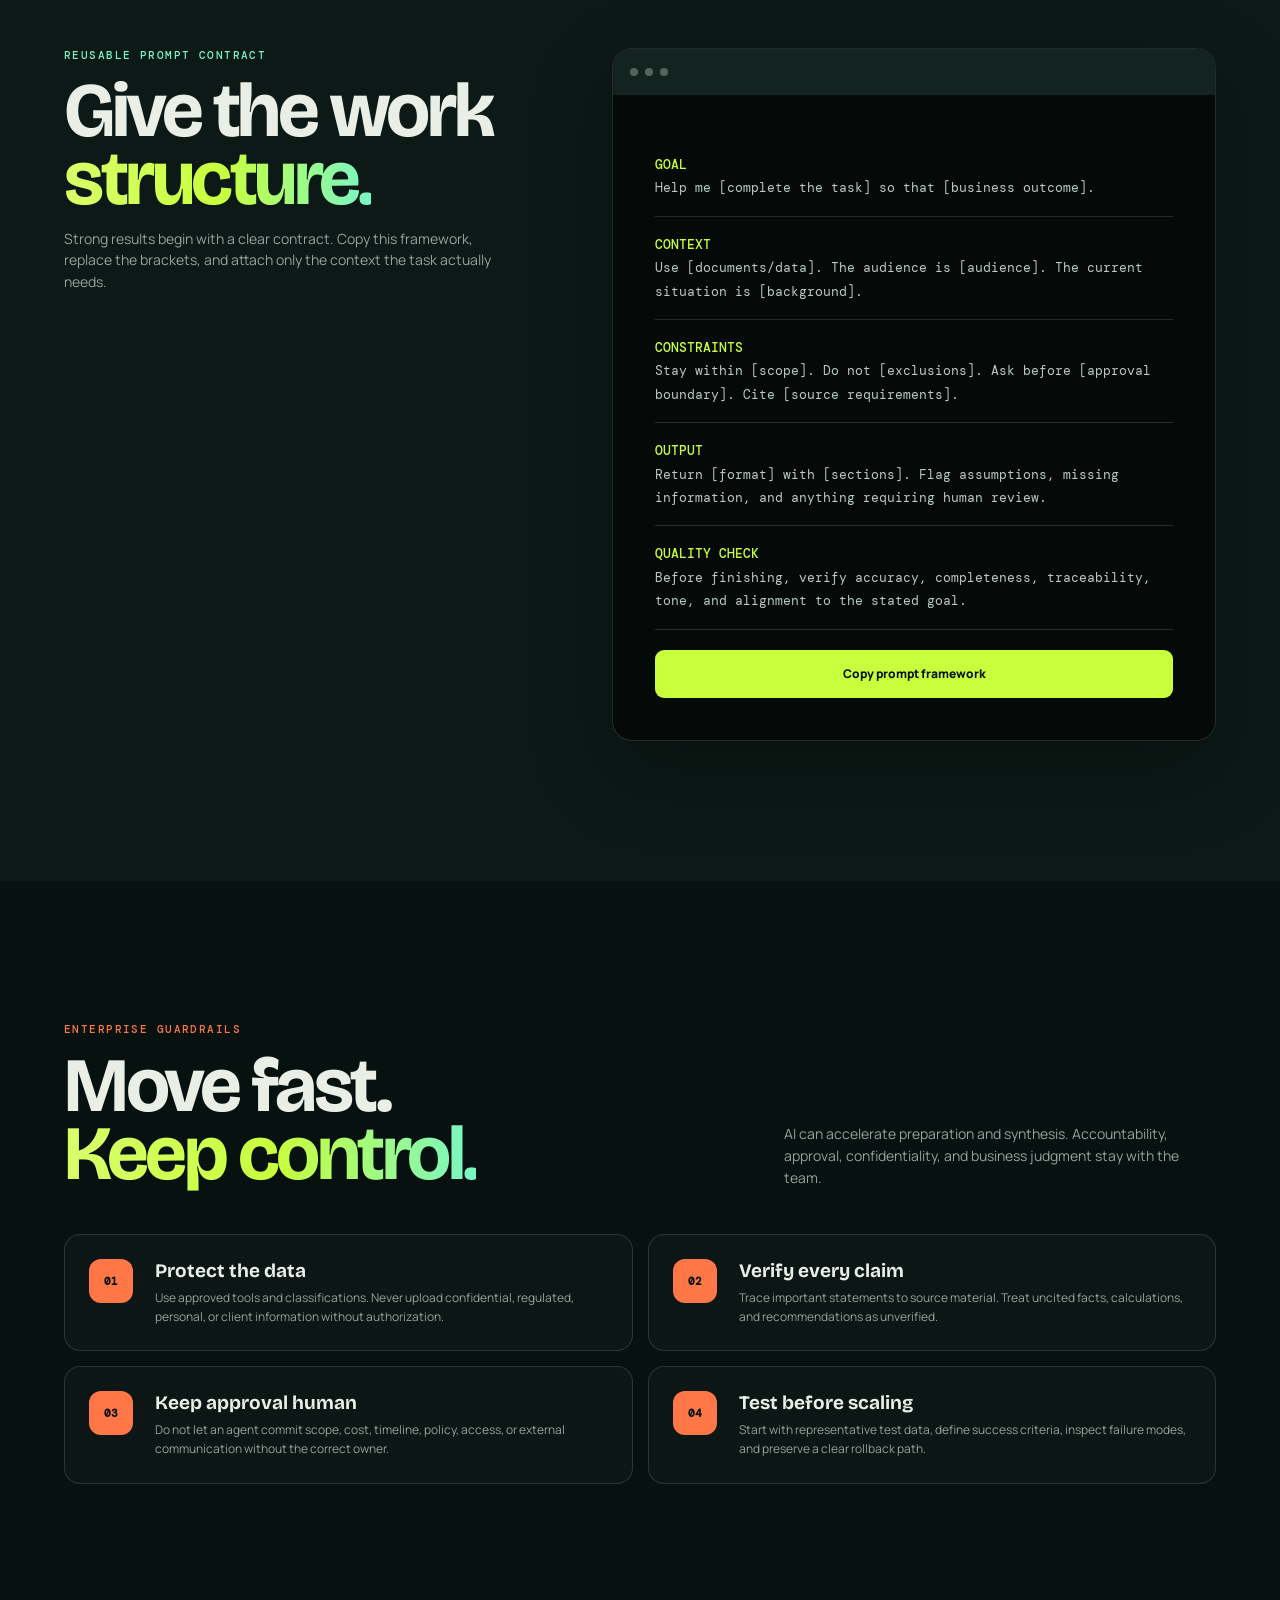
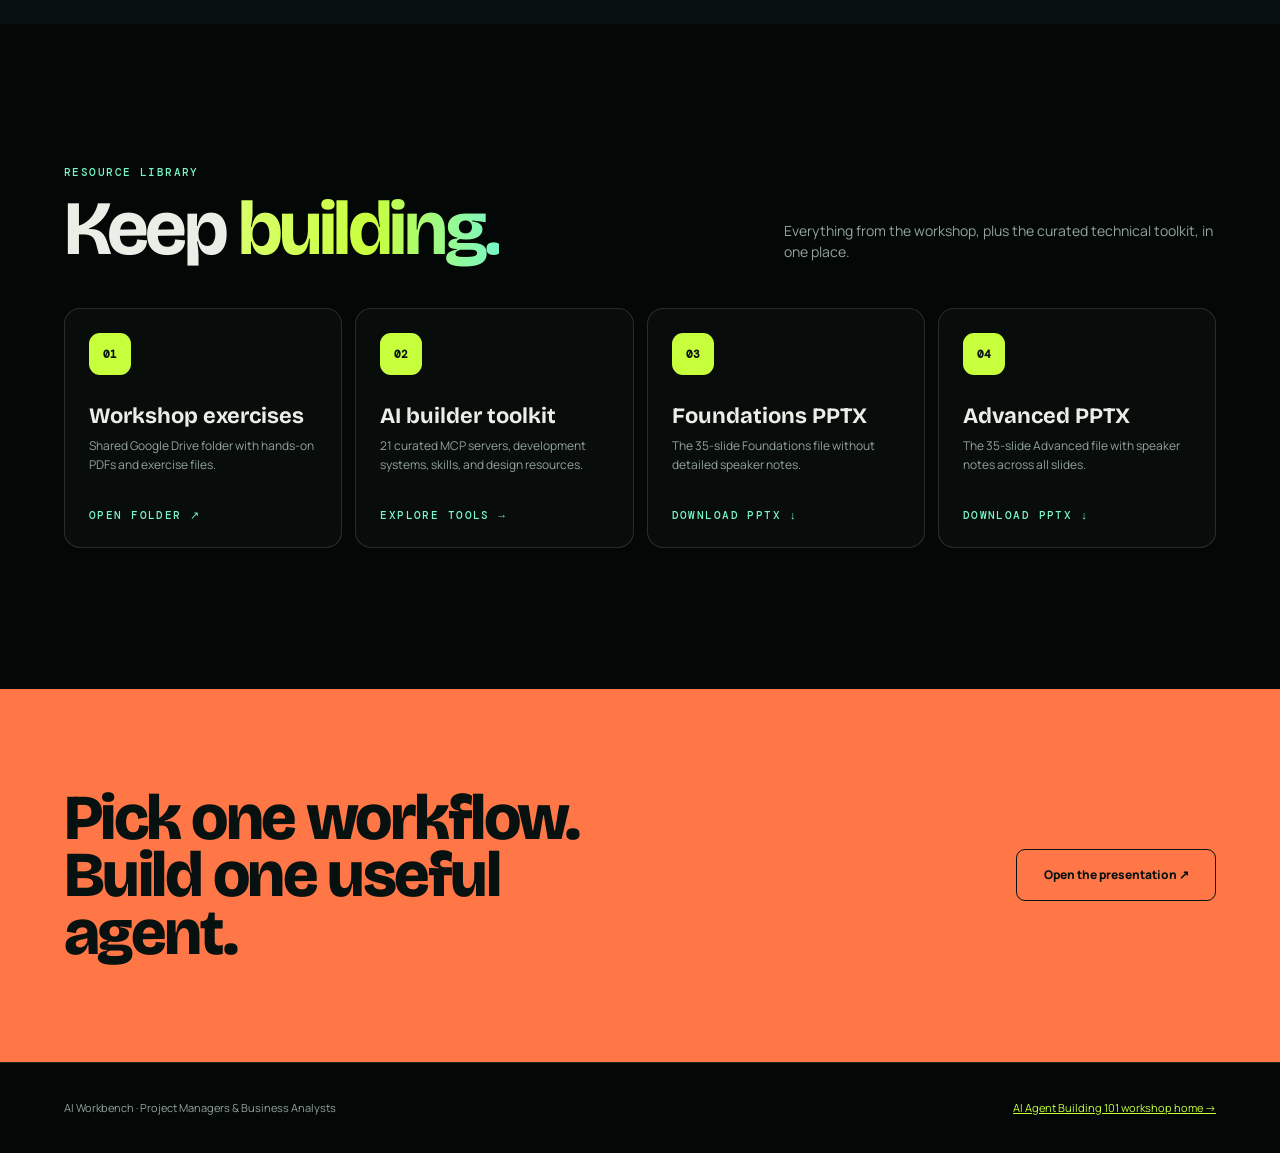
<file: resources.html>
<!doctype html>
<html lang="en">
<head>
  <meta charset="utf-8">
  <meta name="viewport" content="width=device-width, initial-scale=1, viewport-fit=cover">
  <meta name="theme-color" content="#07110f">
  <meta name="description" content="A practical AI resource center for project managers and business analysts: workflows, prompts, workshop files, tools, and governance guidance.">
  <meta property="og:title" content="AI Workbench for PMs & Business Analysts">
  <meta property="og:description" content="Practical AI workflows, resources, and tools for project delivery and business analysis.">
  <meta property="og:type" content="website">
  <title>AI Workbench — Project Managers & Business Analysts</title>
  <link rel="preconnect" href="https://fonts.googleapis.com">
  <link rel="preconnect" href="https://fonts.gstatic.com" crossorigin>
  <link href="https://fonts.googleapis.com/css2?family=Bricolage+Grotesque:opsz,wdth,wght@12..96,75..100,600..800&family=DM+Mono:wght@400;500&family=Manrope:wght@400;500;600;700;800&display=swap" rel="stylesheet">
  <style>
    :root{--ink:#07110f;--panel:#0c1916;--panel-2:#10231e;--paper:#e9eee7;--muted:#93a39d;--lime:#c8ff3d;--mint:#78f6c7;--orange:#ff7747;--blue:#5aa7ff;--line:rgba(233,238,231,.14);--pad:clamp(20px,5vw,76px);--max:1240px}
    *{box-sizing:border-box}html{scroll-behavior:smooth;scroll-padding-top:92px}body{margin:0;color:var(--paper);background:var(--ink);font-family:Manrope,sans-serif;line-height:1.55;-webkit-font-smoothing:antialiased}body::before{content:"";position:fixed;inset:0;z-index:20;pointer-events:none;opacity:.04;background-image:url("data:image/svg+xml,%3Csvg viewBox='0 0 180 180' xmlns='http://www.w3.org/2000/svg'%3E%3Cfilter id='n'%3E%3CfeTurbulence type='fractalNoise' baseFrequency='.86' numOctaves='3' stitchTiles='stitch'/%3E%3C/filter%3E%3Crect width='100%25' height='100%25' filter='url(%23n)' opacity='.9'/%3E%3C/svg%3E")}a{color:inherit}:focus-visible{outline:3px solid var(--orange);outline-offset:4px}::selection{color:var(--ink);background:var(--lime)}
    .shell{width:min(calc(100% - 2*var(--pad)),var(--max));margin-inline:auto}.mono{font:500 11px/1.4 "DM Mono",monospace;letter-spacing:.13em;text-transform:uppercase}.skip{position:fixed;left:18px;top:-80px;z-index:100;padding:12px 16px;color:var(--ink);background:var(--lime);border-radius:8px;font-weight:800}.skip:focus{top:18px}
    .topbar{position:sticky;top:0;z-index:15;border-bottom:1px solid var(--line);background:rgba(3,8,6,.91);backdrop-filter:blur(18px)}.topbar-inner{min-height:72px;display:flex;align-items:center;justify-content:space-between;gap:24px}.brand{display:flex;align-items:center;gap:12px;text-decoration:none;font-family:"Bricolage Grotesque",sans-serif;font-weight:700;letter-spacing:-.025em}.brand-mark{display:grid;width:34px;height:34px;place-items:center;color:var(--ink);background:var(--lime);border-radius:10px;font:500 10px "DM Mono",monospace;box-shadow:0 0 28px rgba(200,255,61,.17)}nav{display:flex;align-items:center;gap:26px}nav a{color:var(--muted);text-decoration:none;font-size:12px;font-weight:700}nav a:hover{color:var(--paper)}.nav-primary{min-height:42px;display:inline-flex;align-items:center;padding:0 15px;color:var(--ink)!important;background:var(--lime);border-radius:9px}
    .hero{position:relative;min-height:740px;display:flex;align-items:center;overflow:hidden;background:radial-gradient(circle at 78% 35%,rgba(120,246,199,.12),transparent 25%),linear-gradient(125deg,#07110f,#050b09 65%,#07130f)}.hero::before{content:"";position:absolute;inset:0;background-image:linear-gradient(rgba(200,255,61,.03) 1px,transparent 1px),linear-gradient(90deg,rgba(200,255,61,.03) 1px,transparent 1px);background-size:64px 64px;mask-image:linear-gradient(to bottom,#000,transparent 92%)}.hero::after{content:"WORK";position:absolute;right:-.03em;bottom:-.2em;color:transparent;-webkit-text-stroke:1px rgba(233,238,231,.04);font:800 clamp(140px,22vw,350px)/.8 "Bricolage Grotesque",sans-serif;letter-spacing:-.08em}.hero-grid{position:relative;z-index:2;display:grid;grid-template-columns:1.25fr .75fr;gap:8vw;align-items:end;padding-block:110px 90px}.eyebrow{display:flex;align-items:center;gap:11px;color:var(--mint)}.eyebrow::before{content:"";width:44px;height:1px;background:currentColor}.hero h1{margin:25px 0 0;max-width:9ch;font:800 clamp(66px,8.5vw,126px)/.79 "Bricolage Grotesque",sans-serif;letter-spacing:-.055em}.gradient{color:transparent;background:linear-gradient(90deg,#d8ff6a,var(--lime) 52%,var(--mint));background-clip:text;-webkit-background-clip:text}.hero-copy{padding-bottom:8px}.hero-copy>p{margin:0;color:#c5cfca;font-size:clamp(16px,1.5vw,19px)}.hero-actions{display:flex;flex-wrap:wrap;gap:11px;margin-top:28px}.button{min-height:52px;display:inline-flex;align-items:center;justify-content:center;padding:0 19px;border:1px solid var(--line);border-radius:9px;text-decoration:none;font-size:12px;font-weight:800;transition:transform .2s,background .2s,color .2s}.button:hover{transform:translateY(-3px)}.button-primary{color:var(--ink);background:var(--lime);border-color:var(--lime)}.button-secondary:hover{color:var(--ink);background:var(--paper)}.hero-metrics{grid-column:1/-1;display:grid;grid-template-columns:repeat(4,1fr);margin-top:55px;border-block:1px solid var(--line)}.metric{padding:20px;border-right:1px solid var(--line)}.metric:first-child{padding-left:0}.metric:last-child{border:0}.metric b{display:block;font:700 23px "Bricolage Grotesque",sans-serif}.metric span{display:block;margin-top:4px;color:var(--muted);font-size:11px}
    .quickbar{border-block:1px solid var(--ink);background:var(--orange);color:var(--ink)}.quickbar-inner{min-height:76px;display:flex;align-items:center;justify-content:space-between;gap:20px}.quickbar strong{font:700 18px "Bricolage Grotesque",sans-serif}.quick-links{display:flex;flex-wrap:wrap;gap:8px}.quick-links a{padding:9px 12px;border:1px solid rgba(7,17,15,.35);border-radius:999px;text-decoration:none;font-size:11px;font-weight:800}.quick-links a:hover{background:var(--ink);color:var(--paper)}
    section{padding-block:clamp(90px,11vw,145px)}.section-head{display:grid;grid-template-columns:1fr .7fr;gap:8vw;align-items:end}.section-head h2{margin:14px 0 0;max-width:10ch;font:700 clamp(48px,6vw,82px)/.89 "Bricolage Grotesque",sans-serif;letter-spacing:-.045em}.section-head p{margin:0;color:var(--muted);font-size:14px}.role-controls{display:flex;flex-wrap:wrap;gap:8px;margin-top:42px}.role-button{min-height:42px;padding:0 15px;color:var(--muted);background:transparent;border:1px solid var(--line);border-radius:999px;font:700 12px Manrope;cursor:pointer}.role-button:hover,.role-button.active{color:var(--ink);background:var(--lime);border-color:var(--lime)}
    .workflow-grid{display:grid;grid-template-columns:repeat(3,1fr);gap:14px;margin-top:25px}.workflow{position:relative;min-height:340px;display:flex;flex-direction:column;padding:27px;background:linear-gradient(145deg,rgba(255,255,255,.07),rgba(255,255,255,.018));border:1px solid rgba(233,238,231,.17);border-radius:18px;overflow:hidden;transition:transform .25s,border-color .25s}.workflow:hover{transform:translateY(-5px);border-color:var(--lime)}.workflow[hidden]{display:none}.workflow-top{display:flex;align-items:center;justify-content:space-between}.role-tag{padding:5px 8px;color:var(--mint);background:rgba(120,246,199,.08);border-radius:5px}.effort{color:var(--muted)}.workflow h3{margin:28px 0 0;font:700 27px/1.05 "Bricolage Grotesque",sans-serif;letter-spacing:-.025em}.workflow>p{margin:12px 0 0;color:var(--muted);font-size:12.5px}.io{display:grid;grid-template-columns:1fr 1fr;gap:12px;margin-top:auto;padding-top:26px}.io div{padding-top:11px;border-top:1px solid var(--line)}.io span,.io b{display:block}.io span{color:var(--muted)}.io b{margin-top:5px;font-size:11px}.workflow-count{margin-top:18px;color:var(--muted)}
    .framework{background:var(--panel)}.framework-grid{display:grid;grid-template-columns:.85fr 1.15fr;gap:8vw;align-items:start}.framework-copy{position:sticky;top:120px}.framework h2{margin:15px 0 0;font:700 clamp(50px,6vw,84px)/.88 "Bricolage Grotesque",sans-serif;letter-spacing:-.045em}.framework-copy p{color:var(--muted);font-size:14px}.contract{border:1px solid var(--line);border-radius:20px;overflow:hidden;background:#050a09;box-shadow:0 30px 80px rgba(0,0,0,.25)}.contract-bar{height:46px;display:flex;align-items:center;gap:7px;padding:0 17px;background:#13231f}.dot{width:8px;height:8px;border-radius:50%;background:#53635d}.contract-body{padding:clamp(25px,4vw,42px);font:13px/1.8 "DM Mono",monospace;color:#b9cac3}.contract-line{padding:16px 0;border-bottom:1px solid var(--line)}.contract-line:last-child{border:0}.contract-line b{display:block;color:var(--lime);font-weight:500}.copy-button{width:100%;min-height:48px;margin-top:20px;color:var(--ink);background:var(--lime);border:0;border-radius:9px;font:800 12px Manrope;cursor:pointer}.copy-button:hover{background:var(--mint)}
    .governance-grid{display:grid;grid-template-columns:1fr 1fr;gap:15px;margin-top:46px}.guardrail{display:grid;grid-template-columns:48px 1fr;gap:18px;padding:24px;border:1px solid var(--line);border-radius:16px;background:rgba(255,255,255,.025)}.guardrail-num{display:grid;width:44px;height:44px;place-items:center;color:var(--ink);background:var(--orange);border-radius:12px;font:800 11px "DM Mono"}.guardrail h3{margin:0;font:700 19px "Bricolage Grotesque"}.guardrail p{margin:7px 0 0;color:var(--muted);font-size:12px}
    .library{background:#030806}.library-grid{display:grid;grid-template-columns:repeat(4,1fr);gap:13px;margin-top:45px}.library-card{min-height:240px;display:flex;flex-direction:column;padding:24px;border:1px solid var(--line);border-radius:16px;text-decoration:none;background:rgba(255,255,255,.025);transition:transform .2s,border-color .2s}.library-card:hover{transform:translateY(-4px);border-color:var(--lime)}.library-card .icon{display:grid;width:42px;height:42px;place-items:center;color:var(--ink);background:var(--lime);border-radius:11px;font:800 11px "DM Mono"}.library-card h3{margin:28px 0 0;font:700 22px "Bricolage Grotesque"}.library-card p{margin:8px 0 0;color:var(--muted);font-size:12px}.library-card span:last-child{margin-top:auto;padding-top:20px;color:var(--mint)}
    .cta{padding-block:100px;background:var(--orange);color:var(--ink)}.cta-inner{display:grid;grid-template-columns:1fr auto;gap:40px;align-items:center}.cta h2{margin:0;max-width:14ch;font:800 clamp(40px,5vw,70px)/.9 "Bricolage Grotesque";letter-spacing:-.04em}.cta .button{border-color:var(--ink);min-width:200px}.cta .button:hover{color:var(--paper);background:var(--ink)}footer{background:#030806;border-top:1px solid var(--line)}.footer-inner{min-height:90px;display:flex;align-items:center;justify-content:space-between;gap:20px;color:var(--muted);font-size:11px}.footer-inner a{color:var(--lime)}
    .toast{position:fixed;left:50%;bottom:24px;z-index:30;padding:10px 15px;color:var(--ink);background:var(--paper);border-radius:999px;font:500 11px "DM Mono";opacity:0;transform:translate(-50%,18px);transition:.25s;pointer-events:none}.toast.show{opacity:1;transform:translate(-50%,0)}
    @media(max-width:920px){nav a:not(.nav-primary){display:none}.hero-grid,.section-head,.framework-grid{grid-template-columns:1fr}.hero-copy{max-width:600px}.workflow-grid{grid-template-columns:1fr 1fr}.framework-copy{position:static}.library-grid{grid-template-columns:1fr 1fr}.quickbar-inner{padding-block:16px;align-items:flex-start;flex-direction:column}.cta-inner{grid-template-columns:1fr;justify-items:start}}
    @media(max-width:620px){:root{--pad:20px}.hero{min-height:auto}.hero-grid{padding-block:80px 50px}.hero h1{max-width:100%;font-size:clamp(54px,17vw,72px);letter-spacing:-.06em}.hero-metrics{grid-template-columns:1fr 1fr}.metric{padding:15px 10px}.metric:nth-child(2){border-right:0}.metric:nth-child(-n+2){border-bottom:1px solid var(--line)}.workflow-grid,.governance-grid,.library-grid{grid-template-columns:1fr}.workflow{min-height:310px}.section-head h2{font-size:48px}.quick-links{gap:6px}.quick-links a{font-size:10px}.cta .button{min-width:0}.footer-inner{padding-block:25px;align-items:flex-start;flex-direction:column}}
    @media(prefers-reduced-motion:reduce){html{scroll-behavior:auto}*,*::before,*::after{transition-duration:.01ms!important}}
  </style>
</head>
<body>
  <a class="skip" href="#main">Skip to resources</a>
  <header class="topbar"><div class="shell topbar-inner"><a class="brand" href="index.html"><span class="brand-mark">AI</span><span>AI Agent Building 101</span></a><nav aria-label="Resource page navigation"><a href="#workflows">Workflows</a><a href="#framework">Prompt framework</a><a href="#library">Downloads</a><a class="nav-primary" href="index.html">Workshop home</a></nav></div></header>
  <main id="main">
    <section class="hero"><div class="shell hero-grid"><div><div class="eyebrow mono">Enterprise AI field guide</div><h1>Your AI <span class="gradient">workbench.</span></h1></div><div class="hero-copy"><p>Practical, reusable resources for project managers and business analysts who want to turn project context into clearer decisions, faster delivery, and higher-value work.</p><div class="hero-actions"><a class="button button-primary" href="#workflows">Explore workflows →</a><a class="button button-secondary" href="https://drive.google.com/drive/folders/1m_kXiXqz4AMeSwhoeEl1qaCERgEwvnkQ?usp=sharing" target="_blank" rel="noopener noreferrer">Open workshop files ↗</a></div></div><div class="hero-metrics"><div class="metric"><b>12</b><span>Practical workflows</span></div><div class="metric"><b>2 roles</b><span>PM + business analysis</span></div><div class="metric"><b>21 tools</b><span>Curated builder toolkit</span></div><div class="metric"><b>1 framework</b><span>Reusable prompt contract</span></div></div></div></section>
    <div class="quickbar"><div class="shell quickbar-inner"><strong>Workshop quick access</strong><div class="quick-links"><a href="https://aiagentspresentation.vercel.app/presenter#1" target="_blank" rel="noopener noreferrer">Live presentation ↗</a><a href="https://drive.google.com/drive/folders/1m_kXiXqz4AMeSwhoeEl1qaCERgEwvnkQ?usp=sharing" target="_blank" rel="noopener noreferrer">Exercise files ↗</a><a href="decks/ai-agent-building-101-foundations.pptx" download>Foundations PPTX ↓</a><a href="decks/ai-agent-building-101-advanced.pptx" download>Advanced PPTX ↓</a><a href="event.ics" download>Add to calendar ↓</a></div></div></div>

    <section id="workflows"><div class="shell"><div class="section-head"><div><div class="mono" style="color:var(--mint)">Role-based playbook</div><h2>Start with the <span class="gradient">work.</span></h2></div><p>Choose a role, then select one repeatable task with clear inputs and an output a person can review. Every workflow below keeps a human decision-maker in the loop.</p></div><div class="role-controls" role="group" aria-label="Filter workflows by role"><button class="role-button active" type="button" data-role="all" aria-pressed="true">All workflows</button><button class="role-button" type="button" data-role="pm" aria-pressed="false">Project managers</button><button class="role-button" type="button" data-role="ba" aria-pressed="false">Business analysts</button><button class="role-button" type="button" data-role="both" aria-pressed="false">Shared workflows</button></div><div class="workflow-count mono" id="workflow-count" aria-live="polite">Showing all 12 workflows</div>
      <div class="workflow-grid" id="workflow-grid">
        <article class="workflow" data-role="pm"><div class="workflow-top"><span class="role-tag mono">Project manager</span><span class="effort mono">Weekly</span></div><h3>Status reporting</h3><p>Synthesize project updates into a concise executive summary with progress, decisions, risks, and next steps.</p><div class="io"><div><span class="mono">Input</span><b>Updates + plan</b></div><div><span class="mono">Output</span><b>Status report</b></div></div></article>
        <article class="workflow" data-role="pm"><div class="workflow-top"><span class="role-tag mono">Project manager</span><span class="effort mono">Ongoing</span></div><h3>RAID management</h3><p>Extract risks, assumptions, issues, and dependencies from notes and recommend owners or follow-up questions.</p><div class="io"><div><span class="mono">Input</span><b>Notes + RAID log</b></div><div><span class="mono">Output</span><b>Updated register</b></div></div></article>
        <article class="workflow" data-role="pm"><div class="workflow-top"><span class="role-tag mono">Project manager</span><span class="effort mono">Per meeting</span></div><h3>Meeting operations</h3><p>Create agendas from open items, summarize transcripts, and turn commitments into owned actions with due dates.</p><div class="io"><div><span class="mono">Input</span><b>Agenda + transcript</b></div><div><span class="mono">Output</span><b>Actions + decisions</b></div></div></article>
        <article class="workflow" data-role="pm"><div class="workflow-top"><span class="role-tag mono">Project manager</span><span class="effort mono">Planning</span></div><h3>Project plan review</h3><p>Inspect milestones, dependencies, sequencing, and missing work before the plan reaches stakeholders.</p><div class="io"><div><span class="mono">Input</span><b>Plan + constraints</b></div><div><span class="mono">Output</span><b>Gap analysis</b></div></div></article>
        <article class="workflow" data-role="ba"><div class="workflow-top"><span class="role-tag mono">Business analyst</span><span class="effort mono">Discovery</span></div><h3>Requirements drafting</h3><p>Convert discovery notes into structured requirements with rationale, scope, dependencies, and open questions.</p><div class="io"><div><span class="mono">Input</span><b>Notes + context</b></div><div><span class="mono">Output</span><b>Requirements set</b></div></div></article>
        <article class="workflow" data-role="ba"><div class="workflow-top"><span class="role-tag mono">Business analyst</span><span class="effort mono">Refinement</span></div><h3>User stories & criteria</h3><p>Draft user stories and testable acceptance criteria while flagging ambiguity and unhandled scenarios.</p><div class="io"><div><span class="mono">Input</span><b>Requirement</b></div><div><span class="mono">Output</span><b>Stories + criteria</b></div></div></article>
        <article class="workflow" data-role="ba"><div class="workflow-top"><span class="role-tag mono">Business analyst</span><span class="effort mono">Analysis</span></div><h3>Process analysis</h3><p>Turn interviews and procedures into current-state steps, pain points, controls, and future-state opportunities.</p><div class="io"><div><span class="mono">Input</span><b>SOPs + interviews</b></div><div><span class="mono">Output</span><b>Process narrative</b></div></div></article>
        <article class="workflow" data-role="ba"><div class="workflow-top"><span class="role-tag mono">Business analyst</span><span class="effort mono">Validation</span></div><h3>Traceability review</h3><p>Map requirements to business goals, stories, tests, and releases while identifying coverage gaps.</p><div class="io"><div><span class="mono">Input</span><b>Artifacts</b></div><div><span class="mono">Output</span><b>Traceability matrix</b></div></div></article>
        <article class="workflow" data-role="both"><div class="workflow-top"><span class="role-tag mono">Shared</span><span class="effort mono">Anytime</span></div><h3>Document intelligence</h3><p>Compare policies, contracts, or specifications; summarize differences and cite the source for each finding.</p><div class="io"><div><span class="mono">Input</span><b>Source documents</b></div><div><span class="mono">Output</span><b>Cited comparison</b></div></div></article>
        <article class="workflow" data-role="both"><div class="workflow-top"><span class="role-tag mono">Shared</span><span class="effort mono">Communication</span></div><h3>Stakeholder messaging</h3><p>Adapt one source update for executives, delivery teams, customers, and operational partners.</p><div class="io"><div><span class="mono">Input</span><b>Core update</b></div><div><span class="mono">Output</span><b>Audience variants</b></div></div></article>
        <article class="workflow" data-role="both"><div class="workflow-top"><span class="role-tag mono">Shared</span><span class="effort mono">Research</span></div><h3>Decision brief</h3><p>Frame options, evidence, tradeoffs, risks, assumptions, and a recommendation for human approval.</p><div class="io"><div><span class="mono">Input</span><b>Evidence + criteria</b></div><div><span class="mono">Output</span><b>Decision memo</b></div></div></article>
        <article class="workflow" data-role="both"><div class="workflow-top"><span class="role-tag mono">Shared</span><span class="effort mono">Delivery</span></div><h3>Release readiness</h3><p>Review requirements, testing, dependencies, communication, support, and rollback readiness.</p><div class="io"><div><span class="mono">Input</span><b>Release artifacts</b></div><div><span class="mono">Output</span><b>Readiness brief</b></div></div></article>
      </div></div></section>

    <section class="framework" id="framework"><div class="shell framework-grid"><div class="framework-copy"><div class="mono" style="color:var(--mint)">Reusable prompt contract</div><h2>Give the work <span class="gradient">structure.</span></h2><p>Strong results begin with a clear contract. Copy this framework, replace the brackets, and attach only the context the task actually needs.</p></div><div class="contract"><div class="contract-bar"><span class="dot"></span><span class="dot"></span><span class="dot"></span></div><div class="contract-body" id="prompt-contract"><div class="contract-line"><b>GOAL</b>Help me [complete the task] so that [business outcome].</div><div class="contract-line"><b>CONTEXT</b>Use [documents/data]. The audience is [audience]. The current situation is [background].</div><div class="contract-line"><b>CONSTRAINTS</b>Stay within [scope]. Do not [exclusions]. Ask before [approval boundary]. Cite [source requirements].</div><div class="contract-line"><b>OUTPUT</b>Return [format] with [sections]. Flag assumptions, missing information, and anything requiring human review.</div><div class="contract-line"><b>QUALITY CHECK</b>Before finishing, verify accuracy, completeness, traceability, tone, and alignment to the stated goal.</div><button class="copy-button" id="copy-prompt" type="button">Copy prompt framework</button></div></div></div></section>

    <section id="governance"><div class="shell"><div class="section-head"><div><div class="mono" style="color:var(--orange)">Enterprise guardrails</div><h2>Move fast.<br><span class="gradient">Keep control.</span></h2></div><p>AI can accelerate preparation and synthesis. Accountability, approval, confidentiality, and business judgment stay with the team.</p></div><div class="governance-grid"><div class="guardrail"><span class="guardrail-num">01</span><div><h3>Protect the data</h3><p>Use approved tools and classifications. Never upload confidential, regulated, personal, or client information without authorization.</p></div></div><div class="guardrail"><span class="guardrail-num">02</span><div><h3>Verify every claim</h3><p>Trace important statements to source material. Treat uncited facts, calculations, and recommendations as unverified.</p></div></div><div class="guardrail"><span class="guardrail-num">03</span><div><h3>Keep approval human</h3><p>Do not let an agent commit scope, cost, timeline, policy, access, or external communication without the correct owner.</p></div></div><div class="guardrail"><span class="guardrail-num">04</span><div><h3>Test before scaling</h3><p>Start with representative test data, define success criteria, inspect failure modes, and preserve a clear rollback path.</p></div></div></div></div></section>

    <section class="library" id="library"><div class="shell"><div class="section-head"><div><div class="mono" style="color:var(--mint)">Resource library</div><h2>Keep <span class="gradient">building.</span></h2></div><p>Everything from the workshop, plus the curated technical toolkit, in one place.</p></div><div class="library-grid"><a class="library-card" href="https://drive.google.com/drive/folders/1m_kXiXqz4AMeSwhoeEl1qaCERgEwvnkQ?usp=sharing" target="_blank" rel="noopener noreferrer"><span class="icon">01</span><h3>Workshop exercises</h3><p>Shared Google Drive folder with hands-on PDFs and exercise files.</p><span class="mono">Open folder ↗</span></a><a class="library-card" href="index.html#toolkit"><span class="icon">02</span><h3>AI builder toolkit</h3><p>21 curated MCP servers, development systems, skills, and design resources.</p><span class="mono">Explore tools →</span></a><a class="library-card" href="decks/ai-agent-building-101-foundations.pptx" download><span class="icon">03</span><h3>Foundations PPTX</h3><p>The 35-slide Foundations file without detailed speaker notes.</p><span class="mono">Download PPTX ↓</span></a><a class="library-card" href="decks/ai-agent-building-101-advanced.pptx" download><span class="icon">04</span><h3>Advanced PPTX</h3><p>The 35-slide Advanced file with speaker notes across all slides.</p><span class="mono">Download PPTX ↓</span></a></div></div></section>
    <section class="cta"><div class="shell cta-inner"><h2>Pick one workflow. Build one useful agent.</h2><a class="button" href="https://aiagentspresentation.vercel.app/presenter#1" target="_blank" rel="noopener noreferrer">Open the presentation ↗</a></div></section>
  </main>
  <footer><div class="shell footer-inner"><span>AI Workbench · Project Managers & Business Analysts</span><a href="index.html">AI Agent Building 101 workshop home →</a></div></footer><div class="toast" id="toast" role="status" aria-live="polite">Prompt framework copied</div>
  <script>
    const buttons=document.querySelectorAll('.role-button'),cards=document.querySelectorAll('.workflow'),count=document.querySelector('#workflow-count');
    buttons.forEach(button=>button.addEventListener('click',()=>{const role=button.dataset.role;buttons.forEach(item=>{const active=item===button;item.classList.toggle('active',active);item.setAttribute('aria-pressed',String(active))});let visible=0;cards.forEach(card=>{card.hidden=!(role==='all'||card.dataset.role===role);if(!card.hidden)visible++});count.textContent=role==='all'?'Showing all 12 workflows':`Showing ${visible} workflow${visible===1?'':'s'}`}));
    const copy=document.querySelector('#copy-prompt'),toast=document.querySelector('#toast');
    copy.addEventListener('click',async()=>{const text=`GOAL\nHelp me [complete the task] so that [business outcome].\n\nCONTEXT\nUse [documents/data]. The audience is [audience]. The current situation is [background].\n\nCONSTRAINTS\nStay within [scope]. Do not [exclusions]. Ask before [approval boundary]. Cite [source requirements].\n\nOUTPUT\nReturn [format] with [sections]. Flag assumptions, missing information, and anything requiring human review.\n\nQUALITY CHECK\nBefore finishing, verify accuracy, completeness, traceability, tone, and alignment to the stated goal.`;try{await navigator.clipboard.writeText(text);toast.classList.add('show');setTimeout(()=>toast.classList.remove('show'),1800)}catch{copy.textContent='Select and copy the framework above'}});
  </script>
</body>
</html>
</file>
<file: demo-1/demo-1.css>
:root{--ink:#07110f;--panel:#0c1916;--paper:#e9eee7;--muted:#93a39d;--lime:#c8ff3d;--mint:#78f6c7;--orange:#ff7747;--line:rgba(233,238,231,.14);--pad:clamp(20px,5vw,76px);--max:1200px}*{box-sizing:border-box}html{scroll-behavior:smooth}body{margin:0;color:var(--paper);background:var(--ink);font-family:Manrope,sans-serif;line-height:1.55;-webkit-font-smoothing:antialiased}body::before{content:"";position:fixed;inset:0;z-index:20;pointer-events:none;opacity:.04;background-image:url("data:image/svg+xml,%3Csvg viewBox='0 0 180 180' xmlns='http://www.w3.org/2000/svg'%3E%3Cfilter id='n'%3E%3CfeTurbulence type='fractalNoise' baseFrequency='.86' numOctaves='3' stitchTiles='stitch'/%3E%3C/filter%3E%3Crect width='100%25' height='100%25' filter='url(%23n)' opacity='.9'/%3E%3C/svg%3E")}a{color:inherit}:focus-visible{outline:3px solid var(--orange);outline-offset:4px}::selection{color:var(--ink);background:var(--lime)}.shell{width:min(calc(100% - 2*var(--pad)),var(--max));margin-inline:auto}.mono{font:500 11px/1.4 "DM Mono",monospace;letter-spacing:.13em;text-transform:uppercase}.topbar{position:sticky;top:0;z-index:15;background:rgba(3,8,6,.92);border-bottom:1px solid var(--line);backdrop-filter:blur(18px)}.topbar-inner{min-height:72px;display:flex;align-items:center;justify-content:space-between;gap:24px}.brand{display:flex;align-items:center;gap:12px;text-decoration:none;font-family:"Bricolage Grotesque",sans-serif;font-weight:700}.brand-mark{display:grid;width:34px;height:34px;place-items:center;overflow:hidden;border-radius:10px;flex:none}.brand-mark img{width:100%;height:100%;display:block}.page-nav{display:flex;align-items:center;gap:8px}.page-nav a{min-height:40px;display:inline-flex;align-items:center;padding:0 13px;color:var(--muted);border:1px solid transparent;border-radius:8px;text-decoration:none;font-size:11px;font-weight:700}.page-nav a:hover,.page-nav a.active{color:var(--paper);border-color:var(--line);background:rgba(255,255,255,.04)}.page-nav .home{color:var(--ink);background:var(--lime)}.hero{position:relative;padding-block:clamp(90px,12vw,150px) 80px;overflow:hidden;background:radial-gradient(circle at 82% 30%,rgba(120,246,199,.12),transparent 25%),linear-gradient(125deg,#07110f,#050b09 65%,#07130f)}.hero::before{content:"";position:absolute;inset:0;background-image:linear-gradient(rgba(200,255,61,.03) 1px,transparent 1px),linear-gradient(90deg,rgba(200,255,61,.03) 1px,transparent 1px);background-size:64px 64px}.hero-inner{position:relative}.breadcrumb{display:flex;gap:8px;color:var(--muted)}.breadcrumb a{text-underline-offset:4px}.hero h1{margin:25px 0 0;max-width:13ch;font:800 clamp(52px,7vw,96px)/.86 "Bricolage Grotesque",sans-serif;letter-spacing:-.05em}.gradient{color:transparent;background:linear-gradient(90deg,#d8ff6a,var(--lime) 52%,var(--mint));background-clip:text;-webkit-background-clip:text}.lede{max-width:660px;margin:28px 0 0;color:#c5cfca;font-size:clamp(16px,1.5vw,19px)}main section.content{padding-block:clamp(80px,10vw,130px)}.section-head{display:grid;grid-template-columns:1fr .7fr;gap:8vw;align-items:end}.section-head h2{margin:14px 0 0;font:700 clamp(42px,5vw,70px)/.9 "Bricolage Grotesque";letter-spacing:-.04em}.section-head p{margin:0;color:var(--muted);font-size:14px}.workspace{display:grid;grid-template-columns:repeat(2,1fr);gap:14px;margin-top:45px}.block{min-height:260px;padding:26px;border:1px solid var(--line);border-radius:16px;background:linear-gradient(145deg,rgba(255,255,255,.065),rgba(255,255,255,.018))}.block.wide{grid-column:1/-1;min-height:auto}.block-num{color:var(--mint)}.block h3{margin:24px 0 0;font:700 25px "Bricolage Grotesque"}.placeholder{margin-top:15px;padding:16px;color:var(--muted);border:1px dashed rgba(233,238,231,.22);border-radius:10px;font-size:13px}.placeholder strong{display:block;margin-bottom:5px;color:var(--paper)}.placeholder.filled{color:#c5cfca;border-style:solid;border-color:var(--line);background:rgba(255,255,255,.02)}.placeholder a{color:var(--lime);text-underline-offset:3px}.placeholder code{padding:2px 5px;color:var(--mint);background:rgba(120,246,199,.09);border-radius:5px;font:12px "DM Mono",monospace}.placeholder ol{margin:0;padding-left:18px}.placeholder ol li{margin-top:8px}.block-note{margin:15px 0 0;color:var(--muted);font-size:13px;max-width:64ch}.block-note code{padding:2px 5px;color:var(--mint);background:rgba(120,246,199,.09);border-radius:5px;font:12px "DM Mono",monospace}

.contract{margin-top:20px;border:1px solid var(--line);border-radius:20px;overflow:hidden;background:#050a09;box-shadow:0 30px 80px rgba(0,0,0,.25)}.contract-bar{height:46px;display:flex;align-items:center;gap:7px;padding:0 17px;background:#13231f}.dot{width:8px;height:8px;border-radius:50%;background:#53635d}.file-name{margin-left:auto;color:var(--muted)}.contract-body{padding:clamp(22px,4vw,36px);font:13px/1.8 "DM Mono",monospace;color:#b9cac3}.contract-line{padding:15px 0;border-bottom:1px solid var(--line)}.contract-line:last-of-type{border:0}.contract-line b{display:block;color:var(--lime);font-weight:500}.contract-body pre{margin:0;max-height:420px;overflow:auto;white-space:pre-wrap;word-break:break-word;font:12px/1.7 "DM Mono",monospace;color:#b9cac3}.copy-button{width:100%;min-height:48px;margin-top:18px;color:var(--ink);background:var(--lime);border:0;border-radius:9px;font:800 12px Manrope;cursor:pointer}.copy-button:hover{background:var(--mint)}

.file-grid{display:grid;grid-template-columns:1fr 1fr;gap:14px;margin-top:20px}.file-grid .contract{margin-top:0}

.download-agent{display:flex;align-items:center;justify-content:space-between;gap:16px;min-height:64px;margin-top:18px;padding:0 22px;color:var(--ink);background:var(--lime);border-radius:14px;text-decoration:none;transition:transform .2s,background .2s}.download-agent:hover{transform:translateY(-2px);background:var(--mint)}.download-agent span{display:block;padding-block:14px;font:800 14px "Bricolage Grotesque",sans-serif}.download-agent small{display:block;margin-top:3px;color:rgba(7,17,15,.68);font:500 11px "DM Mono",monospace;letter-spacing:.02em}.download-agent svg{flex:none;width:20px;height:20px}

.toast{position:fixed;left:50%;bottom:24px;z-index:30;padding:10px 15px;color:var(--ink);background:var(--paper);border-radius:999px;font:500 11px "DM Mono";opacity:0;transform:translate(-50%,18px);transition:.25s;pointer-events:none}.toast.show{opacity:1;transform:translate(-50%,0)}

.tips{padding-block:80px;background:var(--panel)}.tip-grid{display:grid;grid-template-columns:repeat(3,1fr);gap:12px}.tip{padding:22px;border-left:2px solid var(--lime);background:rgba(255,255,255,.025)}.tip h3{margin:0;font:700 18px "Bricolage Grotesque"}.tip p{margin:7px 0 0;color:var(--muted);font-size:12px}footer{border-top:1px solid var(--line);background:#030806}.footer-inner{min-height:88px;display:flex;align-items:center;justify-content:space-between;color:var(--muted);font-size:11px}.footer-inner a{color:var(--lime)}@media(max-width:800px){.page-nav a:not(.home){display:none}.section-head{grid-template-columns:1fr}.workspace{grid-template-columns:1fr}.block.wide{grid-column:auto}.file-grid{grid-template-columns:1fr}.tip-grid{grid-template-columns:1fr}}@media(max-width:520px){:root{--pad:20px}.brand span:last-child{font-size:13px}.hero h1{font-size:44px}.footer-inner{padding-block:25px;align-items:flex-start;flex-direction:column;gap:12px}}
</file>
